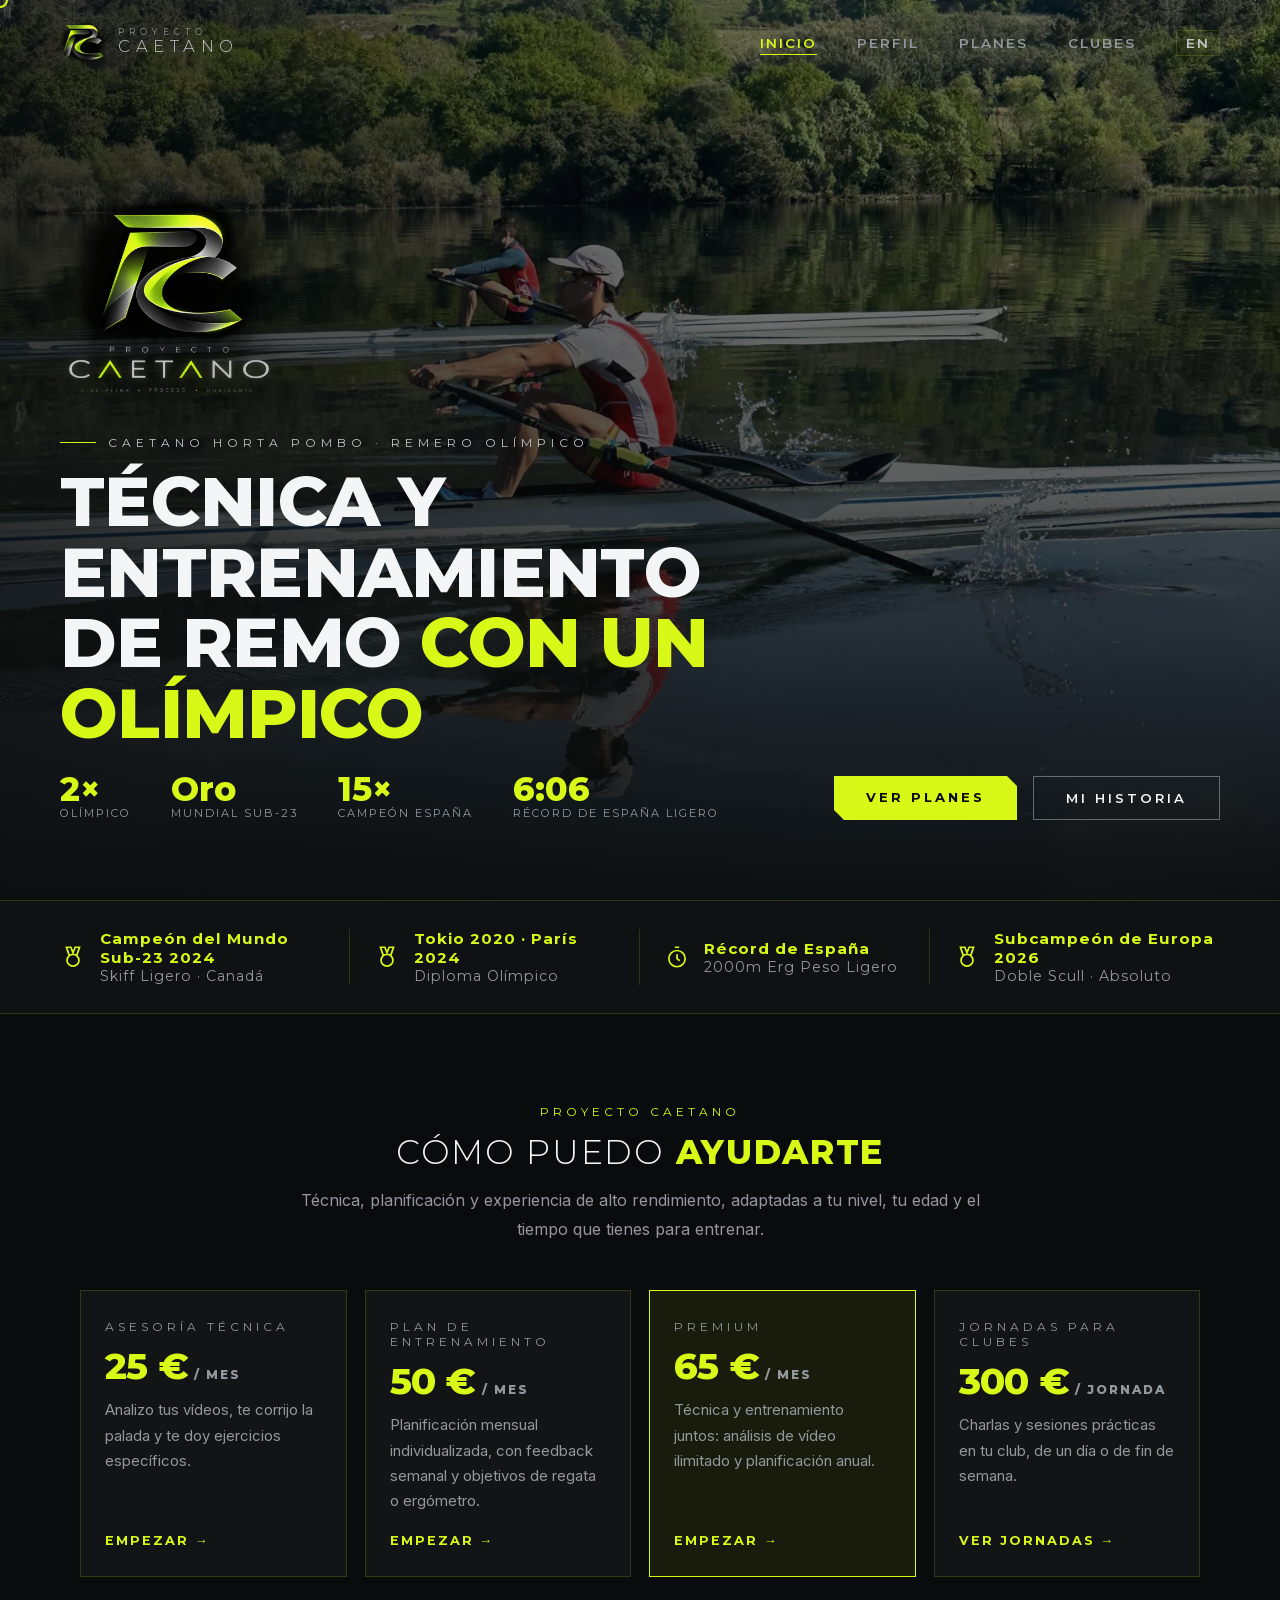
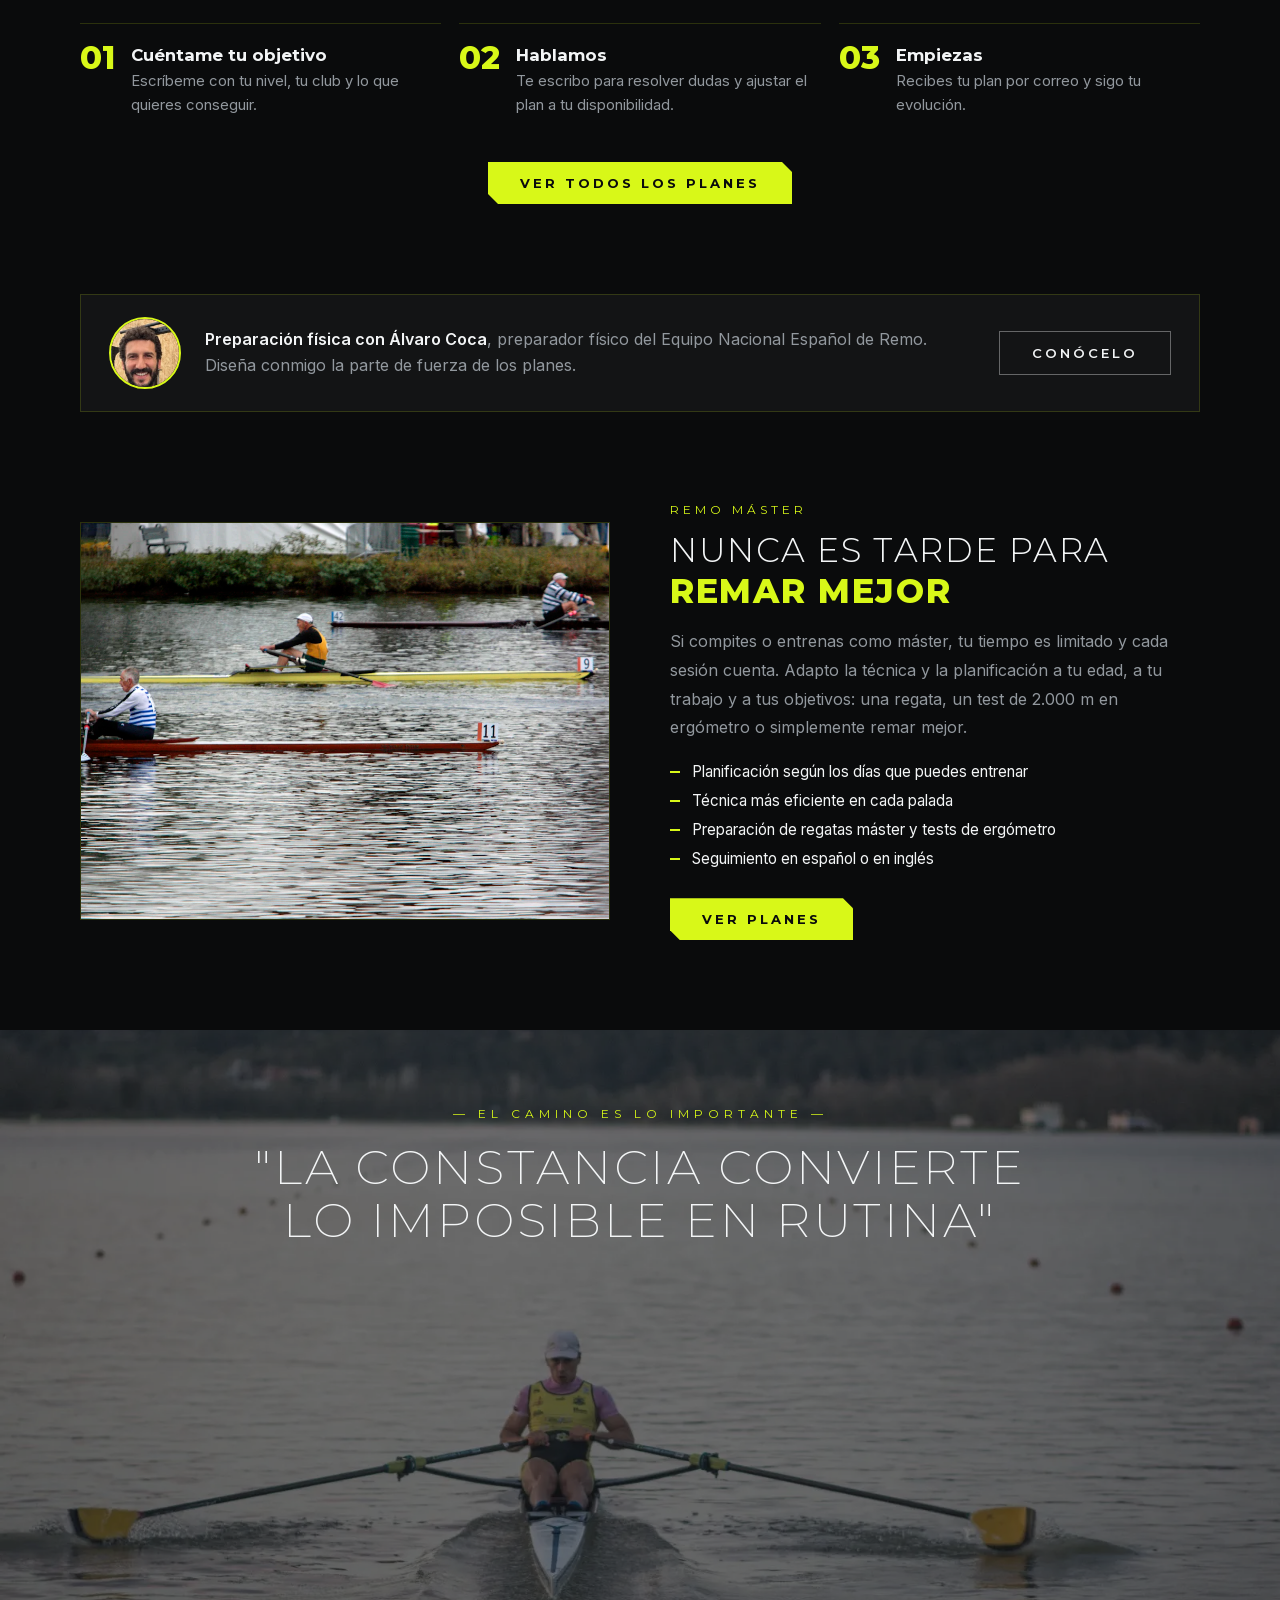
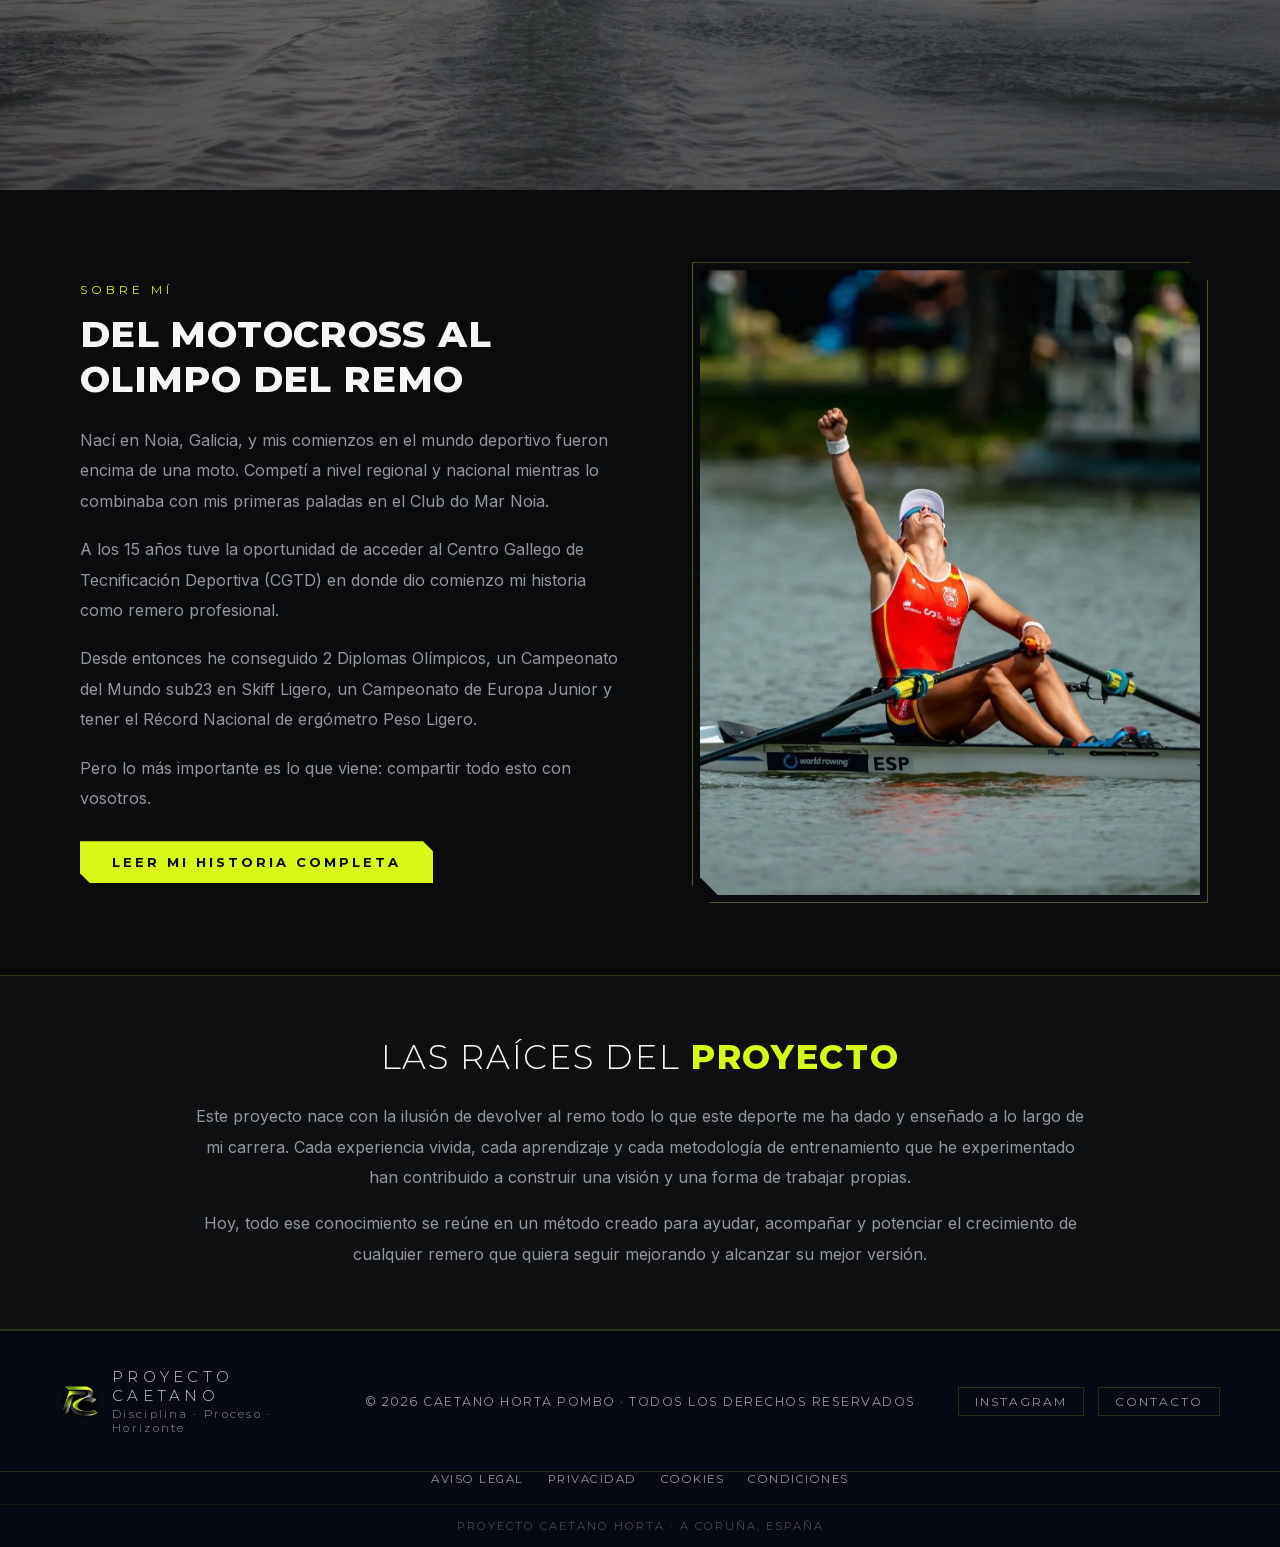
<file: index.html>
<!DOCTYPE html>
<html lang="es">
<head>
<meta charset="UTF-8">
<meta name="viewport" content="width=device-width, initial-scale=1.0">
<title>Proyecto Caetano · Entrenamiento y técnica de remo con un olímpico</title>
<meta name="description" content="Caetano Horta Pombo, doble diploma olímpico. Asesorías técnicas, planes de entrenamiento de remo personalizados y jornadas para clubes.">
<link rel="canonical" href="https://proyectocaetano.com/">
<link rel="alternate" hreflang="es" href="https://proyectocaetano.com/">
<link rel="alternate" hreflang="en" href="https://proyectocaetano.com/en/">
<link rel="alternate" hreflang="x-default" href="https://proyectocaetano.com/">
<link rel="icon" type="image/png" sizes="512x512" href="/icono.png">
<link rel="icon" type="image/png" sizes="64x64" href="/img/favicon-64.png">
<link rel="apple-touch-icon" sizes="180x180" href="/img/apple-touch-icon.png">
<meta name="theme-color" content="#0a0b0c">
<meta property="og:type" content="website">
<meta property="og:locale" content="es_ES">
<meta property="og:site_name" content="Proyecto Caetano">
<meta property="og:title" content="Proyecto Caetano · Entrenamiento y técnica de remo con un olímpico">
<meta property="og:description" content="Caetano Horta Pombo, doble diploma olímpico. Asesorías técnicas, planes de entrenamiento de remo personalizados y jornadas para clubes.">
<meta property="og:url" content="https://proyectocaetano.com/">
<meta property="og:image" content="https://proyectocaetano.com/img/og.jpg">
<meta property="og:image:width" content="1200">
<meta property="og:image:height" content="630">
<meta name="twitter:card" content="summary_large_image">
<meta name="twitter:image" content="https://proyectocaetano.com/img/og.jpg">
<link rel="preload" href="/assets/fonts/montserrat-latin.woff2" as="font" type="font/woff2" crossorigin>
<link rel="stylesheet" href="/assets/fonts.css">
<link rel="stylesheet" href="/assets/styles.css">
<script src="/assets/main.js" defer></script>
</head>
<body>

<div id="cursor"></div>

<!-- MENÚ MÓVIL -->
<div class="mobile-overlay" id="mobileOverlay"></div>
<div class="mobile-menu" id="mobileMenu">
  <a href="/" class="active" aria-current="page">Inicio</a>
  <a href="/perfil/">Perfil</a>
  <a href="/planes/">Planes</a>
  <a href="/clubes/">Clubes</a>
  <a class="lang-link" href="/en/" hreflang="en" lang="en" aria-label="English">EN</a>
</div>

<nav id="navbar">
  <a href="/" class="logo" aria-label="Proyecto Caetano, inicio"><img src="/img/monograma.webp" alt="" width="260" height="224"><span class="logo-text"><span class="logo-small">PROYECTO</span>CAETANO</span></a>
  <ul class="nav-links">
    <li><a href="/" class="active" aria-current="page">Inicio</a></li>
    <li><a href="/perfil/">Perfil</a></li>
    <li><a href="/planes/">Planes</a></li>
    <li><a href="/clubes/">Clubes</a></li>
    <li class="lang-li"><a class="lang-link" href="/en/" hreflang="en" lang="en" aria-label="English">EN</a></li>
  </ul>
  <button class="hamburger" id="hamburger" aria-label="Menú" aria-expanded="false" aria-controls="mobileMenu">
    <span></span><span></span><span></span>
  </button>
</nav>

<main>
<div id="home" class="page active">
  <section class="hero-section">
    <div class="hero-bg"></div>
    <div class="hero-overlay"></div>
    <div class="hero-content">
      <img class="hero-logo" src="/img/logo.webp" alt="Proyecto Caetano · Disciplina, proceso, horizonte" width="900" height="900" fetchpriority="high">
      <div class="hero-label">Caetano Horta Pombo · Remero olímpico</div>
      <h1 class="hero-name">Técnica y entrenamiento de remo <span class="accent">con un olímpico</span></h1>
      <div class="hero-bottom">
        <div class="hero-stats">
          <div class="stat-item"><div class="stat-num">2×</div><div class="stat-label">Olímpico</div></div>
          <div class="stat-item"><div class="stat-num">Oro</div><div class="stat-label">Mundial Sub-23</div></div>
          <div class="stat-item"><div class="stat-num">15×</div><div class="stat-label">Campeón España</div></div>
          <div class="stat-item"><div class="stat-num">6:06</div><div class="stat-label">Récord de España Ligero</div></div>
        </div>
        <div class="hero-btns">
          <a class="btn-primary" href="/planes/">Ver Planes</a>
          <a class="btn-outline" href="/perfil/">Mi Historia</a>
        </div>
      </div>
    </div>
  </section>

  <div class="highlights">
    <div class="hl-item"><span class="hl-icon"><svg viewBox="0 0 24 24" fill="none" stroke="currentColor" stroke-width="1.6" aria-hidden="true"><circle cx="12" cy="15" r="5.5"/><path d="M8.5 10.5 6 3h4l2 5 2-5h4l-2.5 7.5"/></svg></span><div class="hl-text"><strong>Campeón del Mundo Sub-23 2024</strong>Skiff Ligero · Canadá</div></div>
    <div class="hl-item"><span class="hl-icon"><svg viewBox="0 0 24 24" fill="none" stroke="currentColor" stroke-width="1.6" aria-hidden="true"><circle cx="12" cy="15" r="5.5"/><path d="M8.5 10.5 6 3h4l2 5 2-5h4l-2.5 7.5"/></svg></span><div class="hl-text"><strong>Tokio 2020 · París 2024</strong>Diploma Olímpico</div></div>
    <div class="hl-item"><span class="hl-icon"><svg viewBox="0 0 24 24" fill="none" stroke="currentColor" stroke-width="1.6" aria-hidden="true"><circle cx="12" cy="13.5" r="7.5"/><path d="M12 9.5v4l2.5 2M10 3h4"/></svg></span><div class="hl-text"><strong>Récord de España</strong>2000m Erg Peso Ligero</div></div>
    <div class="hl-item"><span class="hl-icon"><svg viewBox="0 0 24 24" fill="none" stroke="currentColor" stroke-width="1.6" aria-hidden="true"><circle cx="12" cy="15" r="5.5"/><path d="M8.5 10.5 6 3h4l2 5 2-5h4l-2.5 7.5"/></svg></span><div class="hl-text"><strong>Subcampeón de Europa 2026</strong>Doble Scull · Absoluto</div></div>
  </div>

  <!-- ── SERVICIOS (resumen en el inicio) ── -->
  <section class="servicios-section" aria-labelledby="servicios-t">
    <div class="servicios-head">
      <div class="section-eyebrow">Proyecto Caetano</div>
      <h2 id="servicios-t" class="section-title">CÓMO PUEDO <span class="accent">AYUDARTE</span></h2>
      <p class="servicios-intro">Técnica, planificación y experiencia de alto rendimiento, adaptadas a tu nivel, tu edad y el tiempo que tienes para entrenar.</p>
    </div>
    <div class="servicios-grid">
      <a class="servicio-card" href="mailto:proyectocaetanohorta@gmail.com?subject=Quiero%20empezar%3A%20Asesor%C3%ADa%20t%C3%A9cnica&body=Hola%20Caetano%3A%0A%0AMe%20interesa%20el%20plan%20%C2%ABAsesor%C3%ADa%20t%C3%A9cnica%C2%BB.%0A%0ANombre%3A%0AEdad%3A%0AClub%20y%20pa%C3%ADs%3A%0ANivel%20actual%3A%0AObjetivo%20principal%3A%0A%C2%BFCu%C3%A1ndo%20me%20gustar%C3%ADa%20empezar%3F%3A%0A">
        <div class="plan-name">Asesoría técnica</div>
        <div class="servicio-price">25 €<span>/ mes</span></div>
        <p>Analizo tus vídeos, te corrijo la palada y te doy ejercicios específicos.</p>
        <span class="servicio-link">Empezar →</span>
      </a>
      <a class="servicio-card" href="mailto:proyectocaetanohorta@gmail.com?subject=Quiero%20empezar%3A%20Plan%20de%20entrenamiento&body=Hola%20Caetano%3A%0A%0AMe%20interesa%20el%20plan%20%C2%ABPlan%20de%20entrenamiento%C2%BB.%0A%0ANombre%3A%0AEdad%3A%0AClub%20y%20pa%C3%ADs%3A%0ANivel%20actual%3A%0AObjetivo%20principal%3A%0A%C2%BFCu%C3%A1ndo%20me%20gustar%C3%ADa%20empezar%3F%3A%0A">
        <div class="plan-name">Plan de entrenamiento</div>
        <div class="servicio-price">50 €<span>/ mes</span></div>
        <p>Planificación mensual individualizada, con feedback semanal y objetivos de regata o ergómetro.</p>
        <span class="servicio-link">Empezar →</span>
      </a>
      <a class="servicio-card featured" href="mailto:proyectocaetanohorta@gmail.com?subject=Quiero%20empezar%3A%20Plan%20Premium&body=Hola%20Caetano%3A%0A%0AMe%20interesa%20el%20plan%20%C2%ABPlan%20Premium%C2%BB.%0A%0ANombre%3A%0AEdad%3A%0AClub%20y%20pa%C3%ADs%3A%0ANivel%20actual%3A%0AObjetivo%20principal%3A%0A%C2%BFCu%C3%A1ndo%20me%20gustar%C3%ADa%20empezar%3F%3A%0A">
        <div class="plan-name">Premium</div>
        <div class="servicio-price">65 €<span>/ mes</span></div>
        <p>Técnica y entrenamiento juntos: análisis de vídeo ilimitado y planificación anual.</p>
        <span class="servicio-link">Empezar →</span>
      </a>
      <a class="servicio-card" href="/clubes/">
        <div class="plan-name">Jornadas para clubes</div>
        <div class="servicio-price">300 €<span>/ jornada</span></div>
        <p>Charlas y sesiones prácticas en tu club, de un día o de fin de semana.</p>
        <span class="servicio-link">Ver jornadas →</span>
      </a>
    </div>
    <ol class="pasos">
      <li><span>01</span><div><strong>Cuéntame tu objetivo</strong>Escríbeme con tu nivel, tu club y lo que quieres conseguir.</div></li>
      <li><span>02</span><div><strong>Hablamos</strong>Te escribo para resolver dudas y ajustar el plan a tu disponibilidad.</div></li>
      <li><span>03</span><div><strong>Empiezas</strong>Recibes tu plan por correo y sigo tu evolución.</div></li>
    </ol>
    <div class="servicios-cta"><a class="btn-primary" href="/planes/">Ver todos los planes</a></div>
  </section>


  <!-- ── EQUIPO ── -->
  <section class="equipo-strip" aria-label="Preparación física">
    <img src="/img/alvaro-avatar.webp" alt="" width="240" height="240" loading="lazy">
    <p><strong>Preparación física con Álvaro Coca</strong>, preparador físico del Equipo Nacional Español de Remo. Diseña conmigo la parte de fuerza de los planes.</p>
    <a class="btn-outline" href="/planes/#preparacion-fisica">Conócelo</a>
  </section>

  <!-- ── REMO MÁSTER ── -->
  <section class="masters-section" aria-labelledby="masters-t">
    <figure class="masters-img"><img src="/img/masters.webp" alt="Remeros máster compitiendo en skiff en una regata" width="1000" height="750" loading="lazy"></figure>
    <div class="masters-text">
      <div class="section-eyebrow">Remo máster</div>
      <h2 id="masters-t" class="section-title">NUNCA ES TARDE PARA <span class="accent">REMAR MEJOR</span></h2>
      <p>Si compites o entrenas como máster, tu tiempo es limitado y cada sesión cuenta. Adapto la técnica y la planificación a tu edad, a tu trabajo y a tus objetivos: una regata, un test de 2.000 m en ergómetro o simplemente remar mejor.</p>
      <ul class="masters-list">
        <li>Planificación según los días que puedes entrenar</li>
        <li>Técnica más eficiente en cada palada</li>
        <li>Preparación de regatas máster y tests de ergómetro</li>
        <li>Seguimiento en español o en inglés</li>
      </ul>
      <a class="btn-primary" href="/planes/">Ver planes</a>
    </div>
  </section>

  <section class="quote-section">
    <div class="quote-bg"></div>
    <div class="quote-content">
      <div class="quote-label">— El camino es lo importante —</div>
      <div class="quote-text">"LA CONSTANCIA CONVIERTE LO IMPOSIBLE EN RUTINA"</div>
    </div>
  </section>

  <section class="intro-section">
    <div class="intro-text">
      <div class="section-eyebrow">Sobre mí</div>
      <h2>DEL MOTOCROSS AL OLIMPO DEL REMO</h2>
      <p>Nací en Noia, Galicia, y mis comienzos en el mundo deportivo fueron encima de una moto. Competí a nivel regional y nacional mientras lo combinaba con mis primeras paladas en el Club do Mar Noia.</p>
      <p>A los 15 años tuve la oportunidad de acceder al Centro Gallego de Tecnificación Deportiva (CGTD) en donde dio comienzo mi historia como remero profesional.</p>
      <p>Desde entonces he conseguido 2 Diplomas Olímpicos, un Campeonato del Mundo sub23 en Skiff Ligero, un Campeonato de Europa Junior y tener el Récord Nacional de ergómetro Peso Ligero.</p>
      <p>Pero lo más importante es lo que viene: compartir todo esto con vosotros.</p>
      <a class="btn-primary" href="/perfil/" style="margin-top:10px;">Leer mi historia completa</a>
    </div>
    <div class="intro-img">
      <img src="/img/intro.webp" alt="Caetano Horta celebra con el puño en alto en su skiff" width="1179" height="1460" loading="lazy">
    </div>
  </section>

  <section style="padding:60px 40px;background:rgba(255,255,255,0.02);border-top:1px solid var(--border);border-bottom:1px solid var(--border);">
    <div style="max-width:900px;margin:0 auto;text-align:center;">
      <div class="section-title">LAS RAÍCES DEL <span style="color:var(--accent)">PROYECTO</span></div>
      <p style="font-size:1rem;color:var(--muted);line-height:1.9;margin-top:24px;">Este proyecto nace con la ilusión de devolver al remo todo lo que este deporte me ha dado y enseñado a lo largo de mi carrera. Cada experiencia vivida, cada aprendizaje y cada metodología de entrenamiento que he experimentado han contribuido a construir una visión y una forma de trabajar propias.</p>
      <p style="font-size:1rem;color:var(--muted);line-height:1.9;margin-top:16px;">Hoy, todo ese conocimiento se reúne en un método creado para ayudar, acompañar y potenciar el crecimiento de cualquier remero que quiera seguir mejorando y alcanzar su mejor versión.</p>
    </div>
  </section>


</div>
</main>

<footer>
  <div class="footer-inner">
    <div class="footer-logo"><img src="/img/monograma.webp" alt="" width="260" height="224" loading="lazy"><div>PROYECTO CAETANO<span>Disciplina · Proceso · Horizonte</span></div></div>
    <div class="footer-copy">© 2026 Caetano Horta Pombo · Todos los derechos reservados</div>
    <div class="footer-social">
      <a href="https://instagram.com/proyectocaetano" target="_blank" rel="noopener">Instagram</a>
      <a href="mailto:proyectocaetanohorta@gmail.com">Contacto</a>
    </div>
  </div>
  <div class="footer-legal">
    <a href="/aviso-legal/">Aviso legal</a>
    <a href="/privacidad/">Privacidad</a>
    <a href="/cookies/">Cookies</a>
    <a href="/condiciones/">Condiciones</a>
  </div>
  <div class="footer-bottom">Proyecto Caetano Horta · A Coruña, España</div>
</footer>
</body>
</html>
</file>
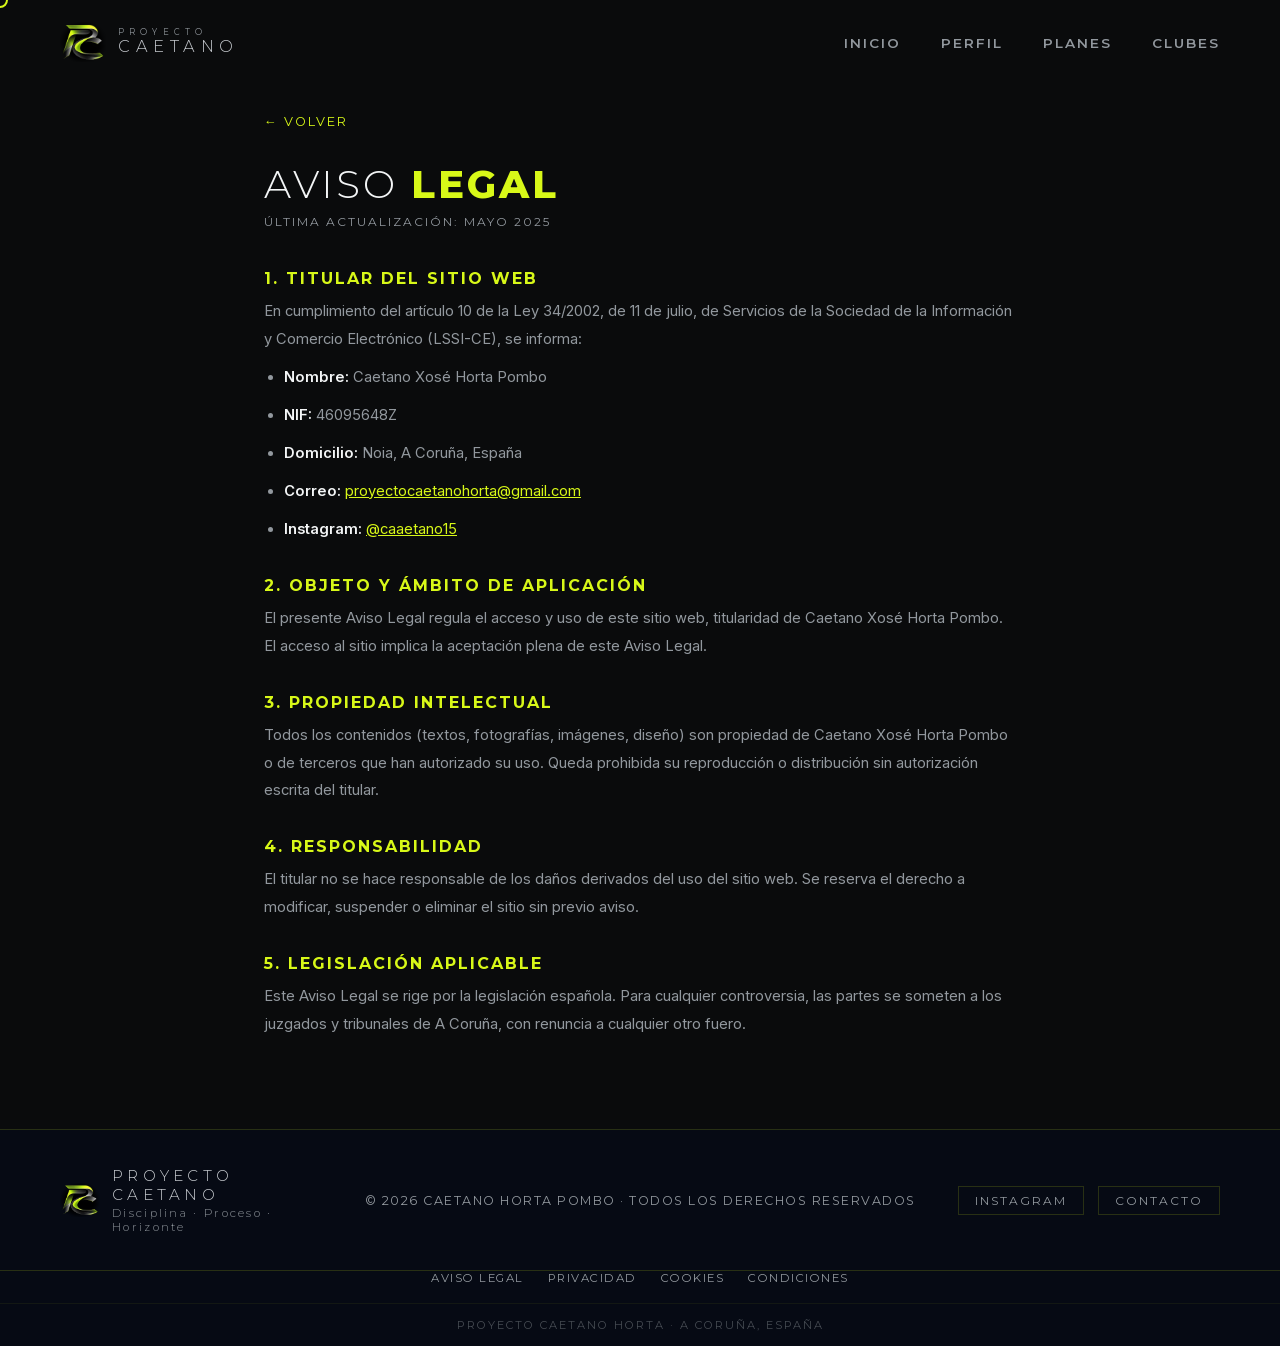
<file: aviso-legal/index.html>
<!DOCTYPE html>
<html lang="es">
<head>
<meta charset="UTF-8">
<meta name="viewport" content="width=device-width, initial-scale=1.0">
<title>Aviso legal · Proyecto Caetano</title>
<meta name="description" content="Aviso legal de proyectocaetano.com.">
<meta name="robots" content="noindex">
<link rel="canonical" href="https://proyectocaetano.com/aviso-legal/">
<link rel="icon" type="image/png" sizes="512x512" href="/icono.png">
<link rel="icon" type="image/png" sizes="64x64" href="/img/favicon-64.png">
<link rel="apple-touch-icon" sizes="180x180" href="/img/apple-touch-icon.png">
<meta name="theme-color" content="#0a0b0c">
<meta property="og:type" content="website">
<meta property="og:locale" content="es_ES">
<meta property="og:site_name" content="Proyecto Caetano">
<meta property="og:title" content="Aviso legal · Proyecto Caetano">
<meta property="og:description" content="Aviso legal de proyectocaetano.com.">
<meta property="og:url" content="https://proyectocaetano.com/aviso-legal/">
<meta property="og:image" content="https://proyectocaetano.com/img/og.jpg">
<meta property="og:image:width" content="1200">
<meta property="og:image:height" content="630">
<meta name="twitter:card" content="summary_large_image">
<meta name="twitter:image" content="https://proyectocaetano.com/img/og.jpg">
<link rel="preload" href="/assets/fonts/montserrat-latin.woff2" as="font" type="font/woff2" crossorigin>
<link rel="stylesheet" href="/assets/fonts.css">
<link rel="stylesheet" href="/assets/styles.css">
<script src="/assets/main.js" defer></script>
</head>
<body>

<div id="cursor"></div>

<!-- MENÚ MÓVIL -->
<div class="mobile-overlay" id="mobileOverlay"></div>
<div class="mobile-menu" id="mobileMenu">
  <a href="/">Inicio</a>
  <a href="/perfil/">Perfil</a>
  <a href="/planes/">Planes</a>
  <a href="/clubes/">Clubes</a>
</div>

<nav id="navbar">
  <a href="/" class="logo" aria-label="Proyecto Caetano, inicio"><img src="/img/monograma.webp" alt="" width="260" height="224"><span class="logo-text"><span class="logo-small">PROYECTO</span>CAETANO</span></a>
  <ul class="nav-links">
    <li><a href="/">Inicio</a></li>
    <li><a href="/perfil/">Perfil</a></li>
    <li><a href="/planes/">Planes</a></li>
    <li><a href="/clubes/">Clubes</a></li>
  </ul>
  <button class="hamburger" id="hamburger" aria-label="Menú" aria-expanded="false" aria-controls="mobileMenu">
    <span></span><span></span><span></span>
  </button>
</nav>

<main>
<div id="aviso-legal" class="page active">
  <div class="legal-page">
    <a class="legal-back" href="/">← Volver</a>
    <h1>AVISO <span class="accent">LEGAL</span></h1>
    <div class="legal-date" data-nosnippet>Última actualización: mayo 2025</div>
    <h2>1. Titular del sitio web</h2>
    <p>En cumplimiento del artículo 10 de la Ley 34/2002, de 11 de julio, de Servicios de la Sociedad de la Información y Comercio Electrónico (LSSI-CE), se informa:</p>
    <ul>
      <li><strong style="color:var(--white)">Nombre:</strong> Caetano Xosé Horta Pombo</li>
      <li><strong style="color:var(--white)">NIF:</strong> 46095648Z</li>
      <li><strong style="color:var(--white)">Domicilio:</strong> Noia, A Coruña, España</li>
      <li><strong style="color:var(--white)">Correo:</strong> <a href="mailto:proyectocaetanohorta@gmail.com">proyectocaetanohorta@gmail.com</a></li>
      <li><strong style="color:var(--white)">Instagram:</strong> <a href="https://instagram.com/caaetano15" target="_blank">@caaetano15</a></li>
    </ul>
    <h2>2. Objeto y ámbito de aplicación</h2>
    <p>El presente Aviso Legal regula el acceso y uso de este sitio web, titularidad de Caetano Xosé Horta Pombo. El acceso al sitio implica la aceptación plena de este Aviso Legal.</p>
    <h2>3. Propiedad intelectual</h2>
    <p>Todos los contenidos (textos, fotografías, imágenes, diseño) son propiedad de Caetano Xosé Horta Pombo o de terceros que han autorizado su uso. Queda prohibida su reproducción o distribución sin autorización escrita del titular.</p>
    <h2>4. Responsabilidad</h2>
    <p>El titular no se hace responsable de los daños derivados del uso del sitio web. Se reserva el derecho a modificar, suspender o eliminar el sitio sin previo aviso.</p>
    <h2>5. Legislación aplicable</h2>
    <p>Este Aviso Legal se rige por la legislación española. Para cualquier controversia, las partes se someten a los juzgados y tribunales de A Coruña, con renuncia a cualquier otro fuero.</p>
  </div>
</div>
</main>

<footer>
  <div class="footer-inner">
    <div class="footer-logo"><img src="/img/monograma.webp" alt="" width="260" height="224" loading="lazy"><div>PROYECTO CAETANO<span>Disciplina · Proceso · Horizonte</span></div></div>
    <div class="footer-copy">© 2026 Caetano Horta Pombo · Todos los derechos reservados</div>
    <div class="footer-social">
      <a href="https://instagram.com/proyectocaetano" target="_blank" rel="noopener">Instagram</a>
      <a href="mailto:proyectocaetanohorta@gmail.com">Contacto</a>
    </div>
  </div>
  <div class="footer-legal">
    <a href="/aviso-legal/">Aviso legal</a>
    <a href="/privacidad/">Privacidad</a>
    <a href="/cookies/">Cookies</a>
    <a href="/condiciones/">Condiciones</a>
  </div>
  <div class="footer-bottom">Proyecto Caetano Horta · A Coruña, España</div>
</footer>
</body>
</html>
</file>
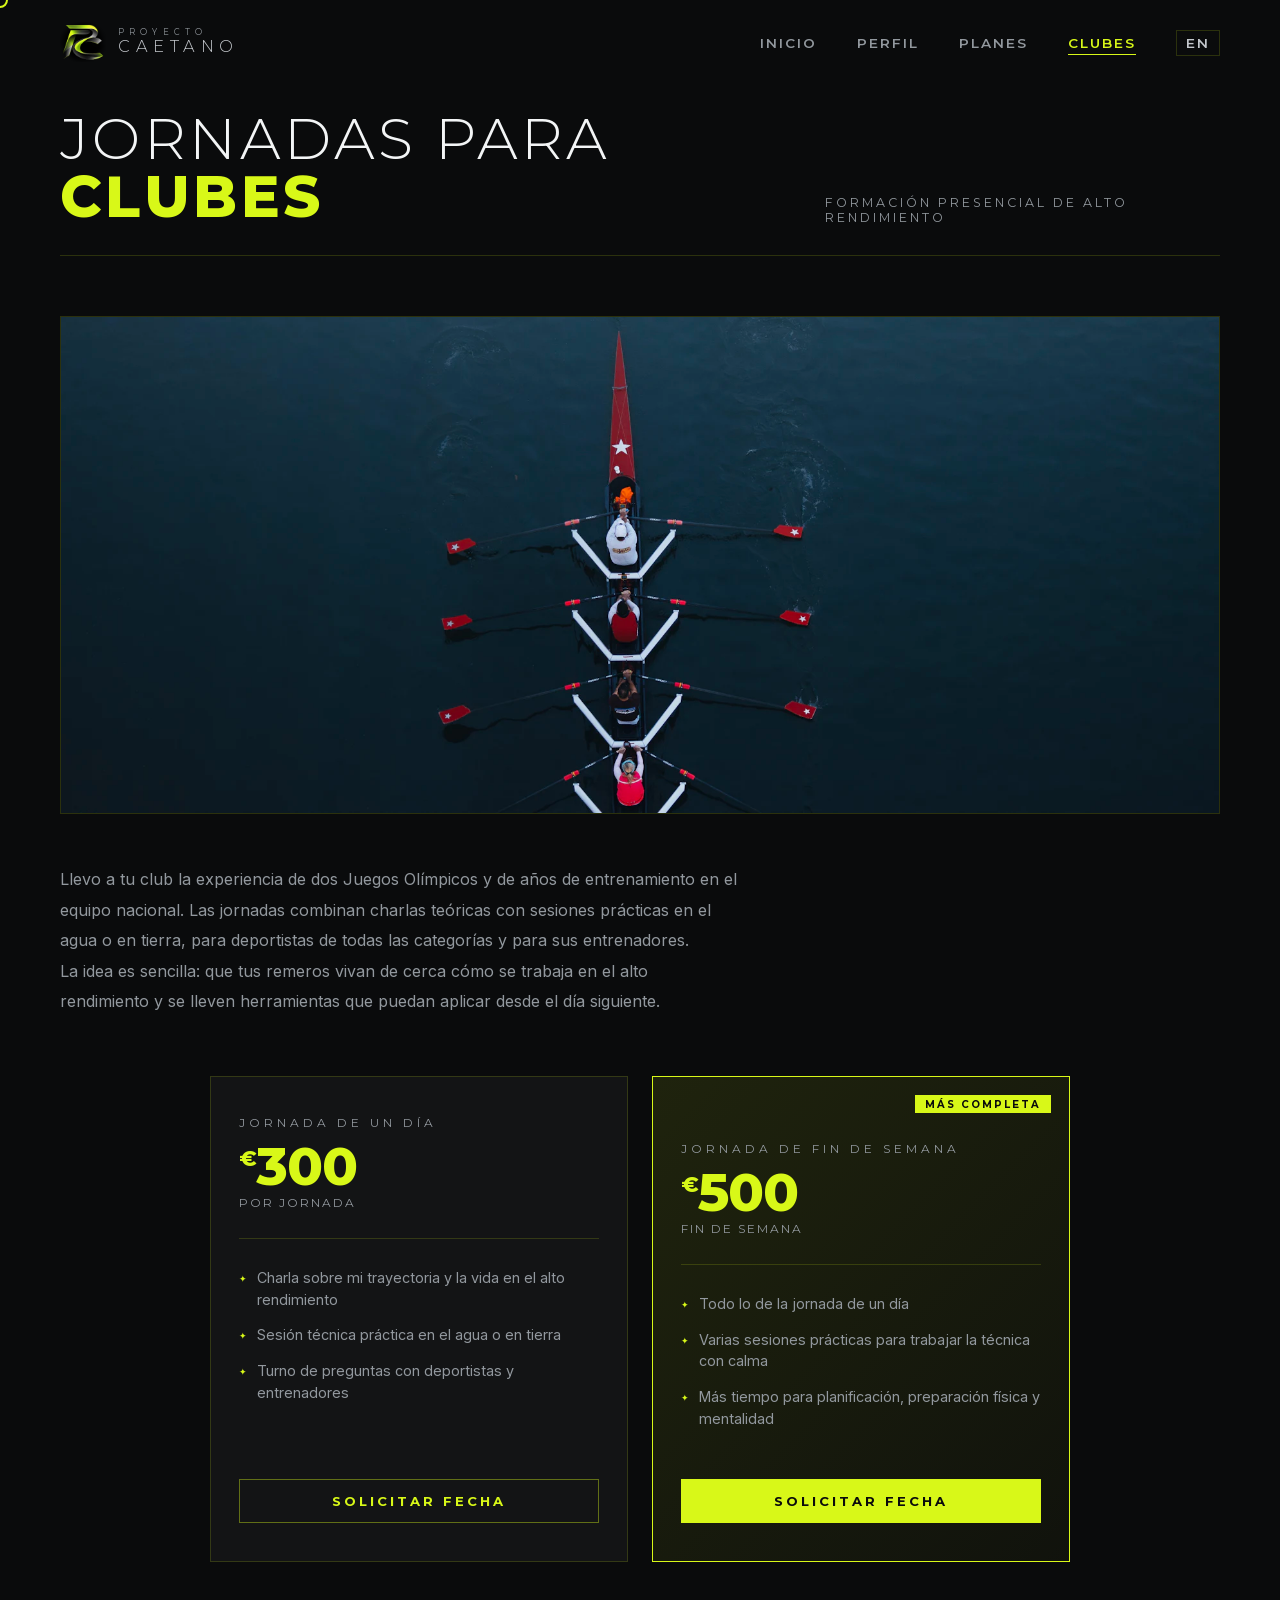
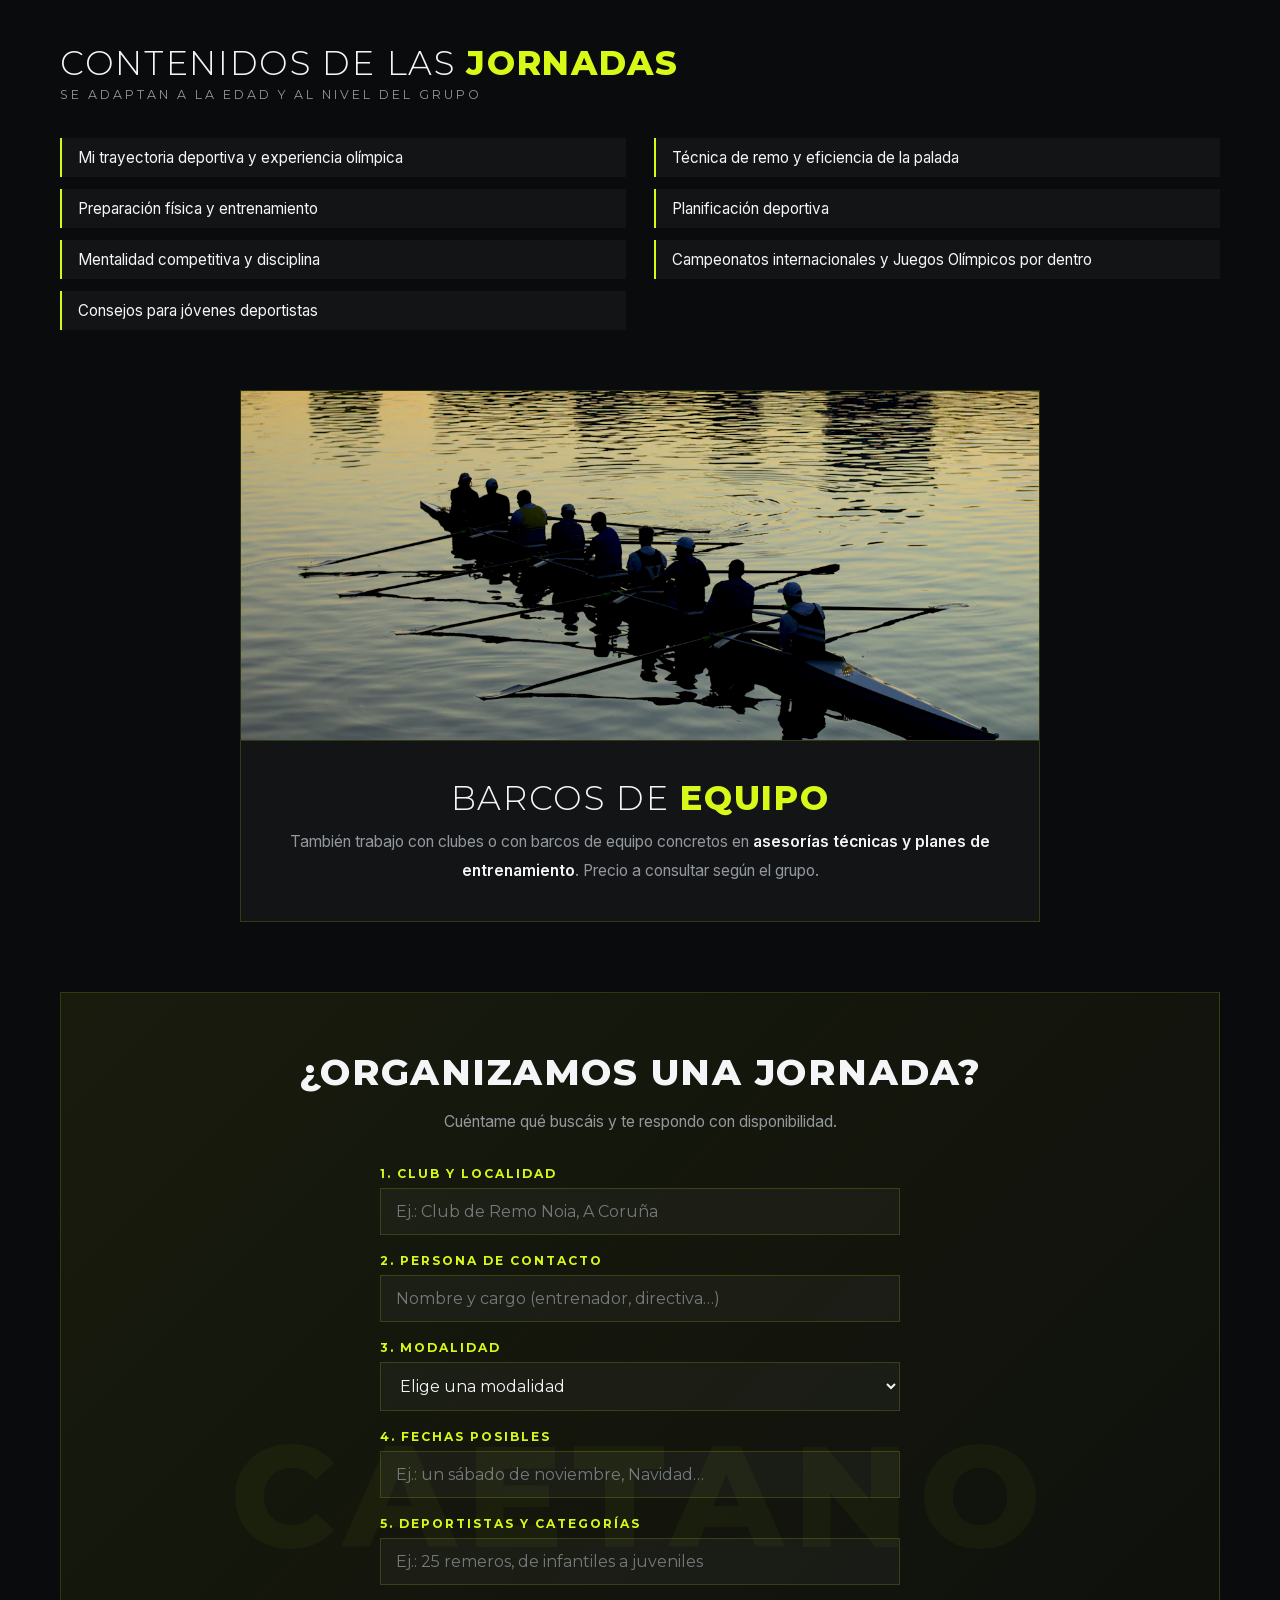
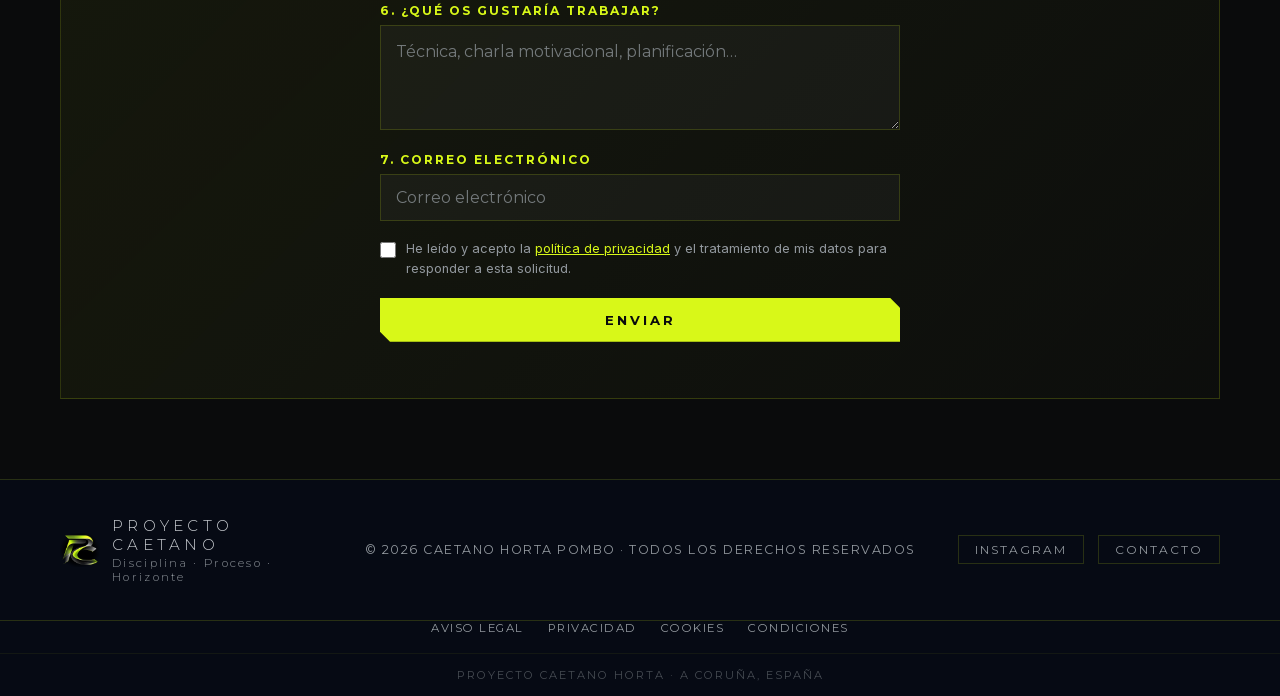
<file: clubes/index.html>
<!DOCTYPE html>
<html lang="es">
<head>
<meta charset="UTF-8">
<meta name="viewport" content="width=device-width, initial-scale=1.0">
<title>Jornadas para clubes de remo · Proyecto Caetano</title>
<meta name="description" content="Jornadas formativas presenciales para clubes de remo con un remero olímpico: técnica, entrenamiento, planificación y mentalidad competitiva.">
<link rel="canonical" href="https://proyectocaetano.com/clubes/">
<link rel="alternate" hreflang="es" href="https://proyectocaetano.com/clubes/">
<link rel="alternate" hreflang="en" href="https://proyectocaetano.com/en/clubs/">
<link rel="alternate" hreflang="x-default" href="https://proyectocaetano.com/clubes/">
<link rel="icon" type="image/png" sizes="512x512" href="/icono.png">
<link rel="icon" type="image/png" sizes="64x64" href="/img/favicon-64.png">
<link rel="apple-touch-icon" sizes="180x180" href="/img/apple-touch-icon.png">
<meta name="theme-color" content="#0a0b0c">
<meta property="og:type" content="website">
<meta property="og:locale" content="es_ES">
<meta property="og:site_name" content="Proyecto Caetano">
<meta property="og:title" content="Jornadas para clubes de remo · Proyecto Caetano">
<meta property="og:description" content="Jornadas formativas presenciales para clubes de remo con un remero olímpico: técnica, entrenamiento, planificación y mentalidad competitiva.">
<meta property="og:url" content="https://proyectocaetano.com/clubes/">
<meta property="og:image" content="https://proyectocaetano.com/img/og.jpg">
<meta property="og:image:width" content="1200">
<meta property="og:image:height" content="630">
<meta name="twitter:card" content="summary_large_image">
<meta name="twitter:image" content="https://proyectocaetano.com/img/og.jpg">
<link rel="preload" href="/assets/fonts/montserrat-latin.woff2" as="font" type="font/woff2" crossorigin>
<link rel="stylesheet" href="/assets/fonts.css">
<link rel="stylesheet" href="/assets/styles.css">
<script src="/assets/main.js" defer></script>
</head>
<body>

<div id="cursor"></div>

<!-- MENÚ MÓVIL -->
<div class="mobile-overlay" id="mobileOverlay"></div>
<div class="mobile-menu" id="mobileMenu">
  <a href="/">Inicio</a>
  <a href="/perfil/">Perfil</a>
  <a href="/planes/">Planes</a>
  <a href="/clubes/" class="active" aria-current="page">Clubes</a>
  <a class="lang-link" href="/en/clubs/" hreflang="en" lang="en" aria-label="English">EN</a>
</div>

<nav id="navbar">
  <a href="/" class="logo" aria-label="Proyecto Caetano, inicio"><img src="/img/monograma.webp" alt="" width="260" height="224"><span class="logo-text"><span class="logo-small">PROYECTO</span>CAETANO</span></a>
  <ul class="nav-links">
    <li><a href="/">Inicio</a></li>
    <li><a href="/perfil/">Perfil</a></li>
    <li><a href="/planes/">Planes</a></li>
    <li><a href="/clubes/" class="active" aria-current="page">Clubes</a></li>
    <li class="lang-li"><a class="lang-link" href="/en/clubs/" hreflang="en" lang="en" aria-label="English">EN</a></li>
  </ul>
  <button class="hamburger" id="hamburger" aria-label="Menú" aria-expanded="false" aria-controls="mobileMenu">
    <span></span><span></span><span></span>
  </button>
</nav>

<main>
<div id="clubes" class="page active">
  <section id="clubes-content">
    <div class="page-header">
      <div class="page-title">JORNADAS PARA <span class="accent">CLUBES</span></div>
      <div class="page-sub">Formación presencial de alto rendimiento</div>
    </div>
    <figure class="clubes-hero"><img src="/img/clubes.webp" alt="Vista aérea de un cuatro de remo sobre aguas oscuras" width="1800" height="771"></figure>
    <div class="planes-intro">
      <p>Llevo a tu club la experiencia de dos Juegos Olímpicos y de años de entrenamiento en el equipo nacional. Las jornadas combinan charlas teóricas con sesiones prácticas en el agua o en tierra, para deportistas de todas las categorías y para sus entrenadores.</p>
      <p>La idea es sencilla: que tus remeros vivan de cerca cómo se trabaja en el alto rendimiento y se lleven herramientas que puedan aplicar desde el día siguiente.</p>
    </div>

    <div class="planes-grid clubes-grid">
      <div class="plan-card">
        <div class="plan-name">Jornada de un día</div>
        <div class="plan-price"><sup>€</sup>300</div>
        <div class="plan-period">por jornada</div>
        <div class="plan-divider"></div>
        <ul class="plan-features">
          <li>Charla sobre mi trayectoria y la vida en el alto rendimiento</li>
          <li>Sesión técnica práctica en el agua o en tierra</li>
          <li>Turno de preguntas con deportistas y entrenadores</li>
        </ul>
        <a href="#contacto-clubes" data-modalidad="Jornada de un día" class="plan-btn plan-btn-outline">Solicitar fecha</a>
      </div>
      <div class="plan-card featured">
        <div class="plan-badge">Más completa</div>
        <div class="plan-name">Jornada de fin de semana</div>
        <div class="plan-price"><sup>€</sup>500</div>
        <div class="plan-period">fin de semana</div>
        <div class="plan-divider"></div>
        <ul class="plan-features">
          <li>Todo lo de la jornada de un día</li>
          <li>Varias sesiones prácticas para trabajar la técnica con calma</li>
          <li>Más tiempo para planificación, preparación física y mentalidad</li>
        </ul>
        <a href="#contacto-clubes" data-modalidad="Jornada de fin de semana" class="plan-btn plan-btn-filled">Solicitar fecha</a>
      </div>
    </div>

    <section class="clubes-temas">
      <div class="section-title">CONTENIDOS DE LAS <span style="color:var(--accent)">JORNADAS</span></div>
      <div class="section-sub">Se adaptan a la edad y al nivel del grupo</div>
      <ul class="temas-grid">
        <li>Mi trayectoria deportiva y experiencia olímpica</li>
        <li>Técnica de remo y eficiencia de la palada</li>
        <li>Preparación física y entrenamiento</li>
        <li>Planificación deportiva</li>
        <li>Mentalidad competitiva y disciplina</li>
        <li>Campeonatos internacionales y Juegos Olímpicos por dentro</li>
        <li>Consejos para jóvenes deportistas</li>
      </ul>
    </section>

    <figure class="equipo-img"><img src="/img/equipo.webp" alt="Ocho de remo al atardecer" width="1200" height="675" loading="lazy"></figure>
    <div class="otros-servicios" style="margin-top:0;background:var(--card);border:1px solid var(--border);padding:36px;max-width:800px;margin-left:auto;margin-right:auto;text-align:center;">
      <div class="section-title" style="margin-bottom:10px;">BARCOS DE <span style="color:var(--accent)">EQUIPO</span></div>
      <p style="color:var(--muted);font-size:.98rem;line-height:1.8;">También trabajo con clubes o con barcos de equipo concretos en <strong style="color:var(--white);">asesorías técnicas y planes de entrenamiento</strong>. Precio a consultar según el grupo.</p>
    </div>

    <div class="cta-section" style="margin-top:70px;" id="contacto-clubes">
      <h2>¿ORGANIZAMOS UNA JORNADA?</h2>
      <p>Cuéntame qué buscáis y te respondo con disponibilidad.</p>

      <form name="clubes" method="POST" data-netlify="true" netlify-honeypot="bot-field" class="form-contacto">
        <input type="hidden" name="form-name" value="clubes" />
        <p style="display:none;"><label>No rellenar: <input name="bot-field" /></label></p>

        <div>
          <label class="form-label" for="club-nombre">1. Club y localidad</label>
          <input class="form-input" type="text" id="club-nombre" name="club" placeholder="Ej.: Club de Remo Noia, A Coruña" required>
        </div>
        <div>
          <label class="form-label" for="club-contacto">2. Persona de contacto</label>
          <input class="form-input" type="text" id="club-contacto" name="contacto" placeholder="Nombre y cargo (entrenador, directiva…)" required>
        </div>
        <div>
          <label class="form-label" for="club-modalidad">3. Modalidad</label>
          <select class="form-input" id="club-modalidad" name="modalidad" required>
            <option value="" disabled selected>Elige una modalidad</option>
            <option value="Jornada de un día">Jornada de un día · 300 €</option>
            <option value="Jornada de fin de semana">Jornada de fin de semana · 500 €</option>
            <option value="Asesoría o planes para un barco de equipo">Asesoría o planes para un barco de equipo</option>
          </select>
        </div>
        <div>
          <label class="form-label" for="club-fechas">4. Fechas posibles</label>
          <input class="form-input" type="text" id="club-fechas" name="fechas" placeholder="Ej.: un sábado de noviembre, Navidad…" required>
        </div>
        <div>
          <label class="form-label" for="club-grupo">5. Deportistas y categorías</label>
          <input class="form-input" type="text" id="club-grupo" name="grupo" placeholder="Ej.: 25 remeros, de infantiles a juveniles">
        </div>
        <div>
          <label class="form-label" for="club-mensaje">6. ¿Qué os gustaría trabajar?</label>
          <textarea class="form-input" id="club-mensaje" name="mensaje" rows="3" placeholder="Técnica, charla motivacional, planificación…"></textarea>
        </div>
        <div>
          <label class="form-label" for="club-email">7. Correo electrónico</label>
          <input class="form-input" type="email" id="club-email" name="email" placeholder="Correo electrónico" required>
        </div>
        <label class="form-consent">
          <input type="checkbox" name="consentimiento" value="Sí" required>
          <span>He leído y acepto la <a href="/privacidad/">política de privacidad</a> y el tratamiento de mis datos para responder a esta solicitud.</span>
        </label>
        <div class="form-error">No se ha podido enviar la solicitud. Inténtalo de nuevo en unos minutos o escríbeme a <a href="mailto:proyectocaetanohorta@gmail.com">proyectocaetanohorta@gmail.com</a>.</div>
        <button type="submit" class="btn-primary form-submit">Enviar</button>
      </form>

      <div class="form-gracias">
        <div class="gracias-icon">✔</div>
        <p>¡Gracias! He recibido vuestra solicitud y os escribiré lo antes posible.</p>
      </div>
    </div>
  </section>
</div>
</main>

<footer>
  <div class="footer-inner">
    <div class="footer-logo"><img src="/img/monograma.webp" alt="" width="260" height="224" loading="lazy"><div>PROYECTO CAETANO<span>Disciplina · Proceso · Horizonte</span></div></div>
    <div class="footer-copy">© 2026 Caetano Horta Pombo · Todos los derechos reservados</div>
    <div class="footer-social">
      <a href="https://instagram.com/proyectocaetano" target="_blank" rel="noopener">Instagram</a>
      <a href="mailto:proyectocaetanohorta@gmail.com">Contacto</a>
    </div>
  </div>
  <div class="footer-legal">
    <a href="/aviso-legal/">Aviso legal</a>
    <a href="/privacidad/">Privacidad</a>
    <a href="/cookies/">Cookies</a>
    <a href="/condiciones/">Condiciones</a>
  </div>
  <div class="footer-bottom">Proyecto Caetano Horta · A Coruña, España</div>
</footer>
</body>
</html>
</file>
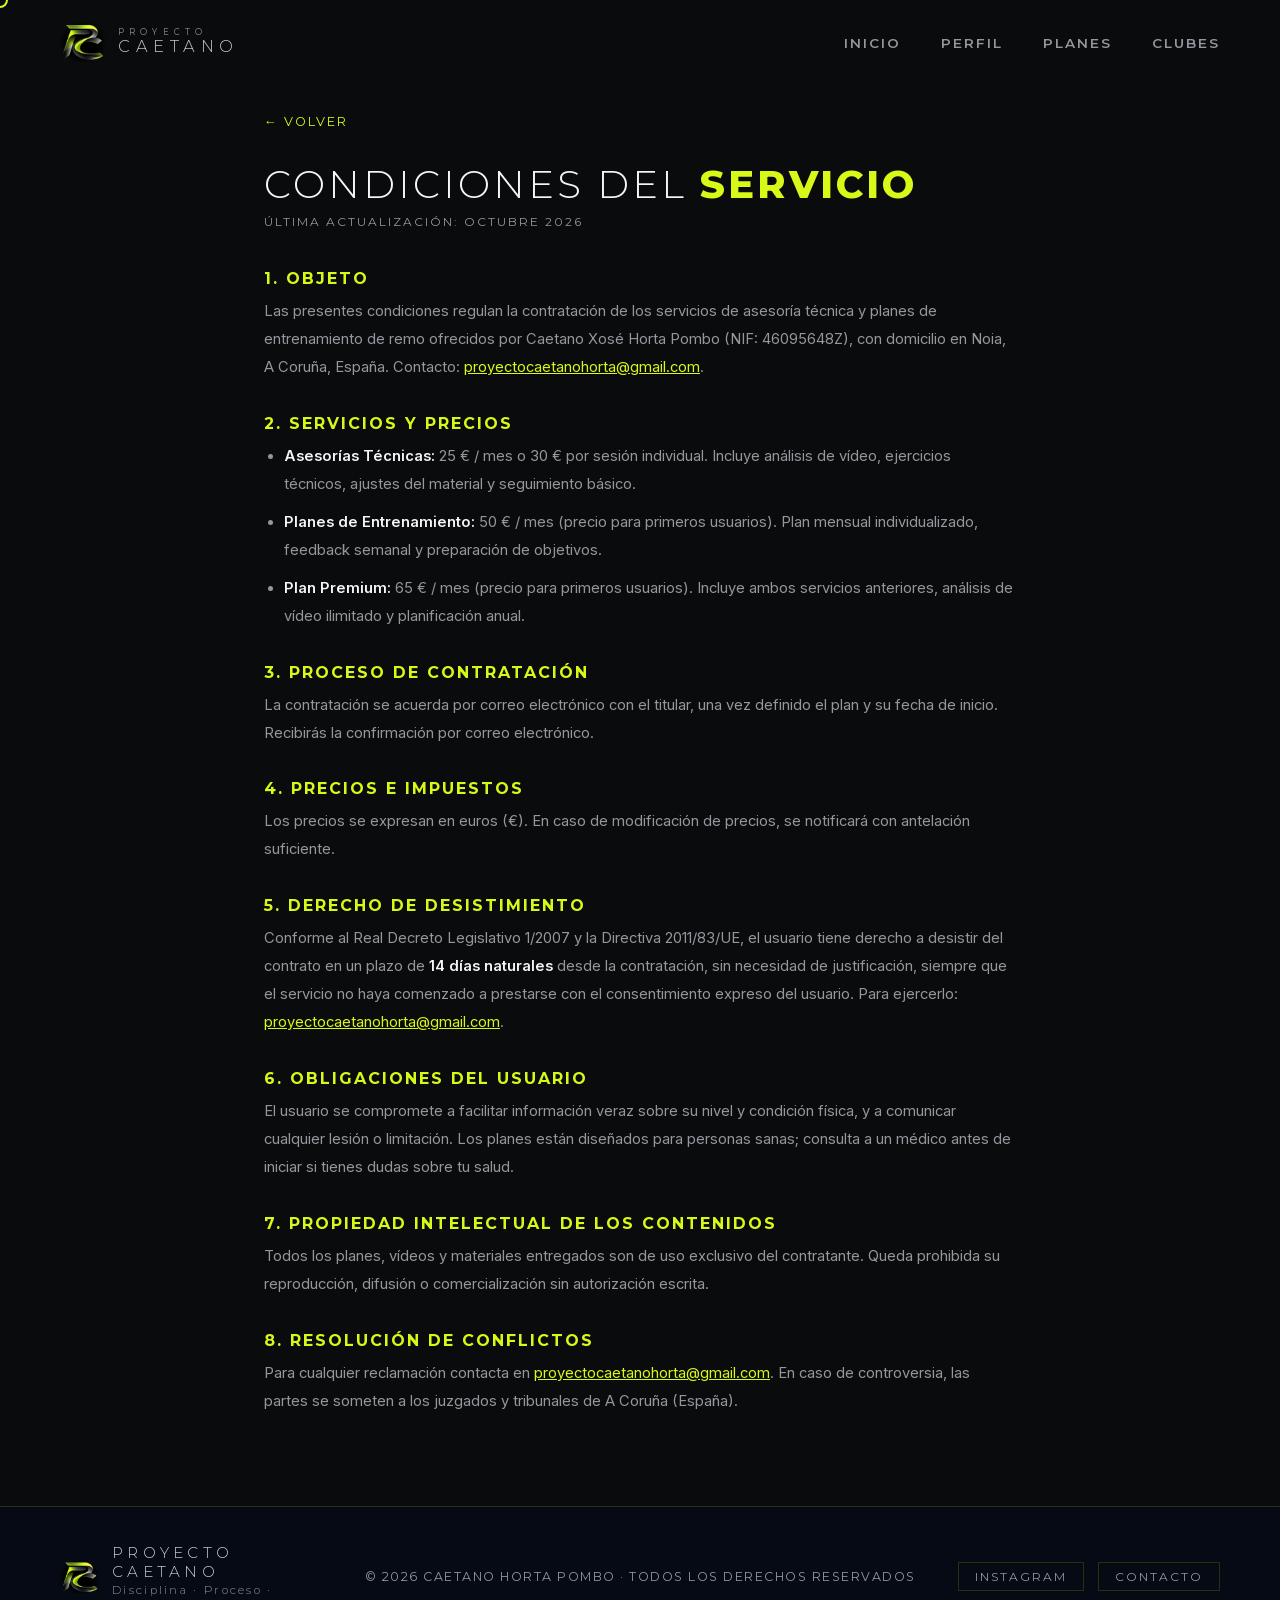
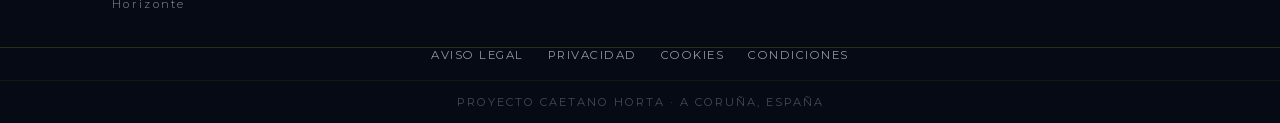
<file: condiciones/index.html>
<!DOCTYPE html>
<html lang="es">
<head>
<meta charset="UTF-8">
<meta name="viewport" content="width=device-width, initial-scale=1.0">
<title>Condiciones del servicio · Proyecto Caetano</title>
<meta name="description" content="Condiciones del servicio de proyectocaetano.com.">
<meta name="robots" content="noindex">
<link rel="canonical" href="https://proyectocaetano.com/condiciones/">
<link rel="icon" type="image/png" sizes="512x512" href="/icono.png">
<link rel="icon" type="image/png" sizes="64x64" href="/img/favicon-64.png">
<link rel="apple-touch-icon" sizes="180x180" href="/img/apple-touch-icon.png">
<meta name="theme-color" content="#0a0b0c">
<meta property="og:type" content="website">
<meta property="og:locale" content="es_ES">
<meta property="og:site_name" content="Proyecto Caetano">
<meta property="og:title" content="Condiciones del servicio · Proyecto Caetano">
<meta property="og:description" content="Condiciones del servicio de proyectocaetano.com.">
<meta property="og:url" content="https://proyectocaetano.com/condiciones/">
<meta property="og:image" content="https://proyectocaetano.com/img/og.jpg">
<meta property="og:image:width" content="1200">
<meta property="og:image:height" content="630">
<meta name="twitter:card" content="summary_large_image">
<meta name="twitter:image" content="https://proyectocaetano.com/img/og.jpg">
<link rel="preload" href="/assets/fonts/montserrat-latin.woff2" as="font" type="font/woff2" crossorigin>
<link rel="stylesheet" href="/assets/fonts.css">
<link rel="stylesheet" href="/assets/styles.css">
<script src="/assets/main.js" defer></script>
</head>
<body>

<div id="cursor"></div>

<!-- MENÚ MÓVIL -->
<div class="mobile-overlay" id="mobileOverlay"></div>
<div class="mobile-menu" id="mobileMenu">
  <a href="/">Inicio</a>
  <a href="/perfil/">Perfil</a>
  <a href="/planes/">Planes</a>
  <a href="/clubes/">Clubes</a>
</div>

<nav id="navbar">
  <a href="/" class="logo" aria-label="Proyecto Caetano, inicio"><img src="/img/monograma.webp" alt="" width="260" height="224"><span class="logo-text"><span class="logo-small">PROYECTO</span>CAETANO</span></a>
  <ul class="nav-links">
    <li><a href="/">Inicio</a></li>
    <li><a href="/perfil/">Perfil</a></li>
    <li><a href="/planes/">Planes</a></li>
    <li><a href="/clubes/">Clubes</a></li>
  </ul>
  <button class="hamburger" id="hamburger" aria-label="Menú" aria-expanded="false" aria-controls="mobileMenu">
    <span></span><span></span><span></span>
  </button>
</nav>

<main>
<div id="condiciones" class="page active">
  <div class="legal-page">
    <a class="legal-back" href="/planes/">← Volver</a>
    <h1>CONDICIONES DEL <span class="accent">SERVICIO</span></h1>
    <div class="legal-date" data-nosnippet>Última actualización: octubre 2026</div>
    <h2>1. Objeto</h2>
    <p>Las presentes condiciones regulan la contratación de los servicios de asesoría técnica y planes de entrenamiento de remo ofrecidos por Caetano Xosé Horta Pombo (NIF: 46095648Z), con domicilio en Noia, A Coruña, España. Contacto: <a href="mailto:proyectocaetanohorta@gmail.com">proyectocaetanohorta@gmail.com</a>.</p>
    <h2>2. Servicios y precios</h2>
    <ul>
      <li><strong style="color:var(--white)">Asesorías Técnicas:</strong> 25 € / mes o 30 € por sesión individual. Incluye análisis de vídeo, ejercicios técnicos, ajustes del material y seguimiento básico.</li>
      <li><strong style="color:var(--white)">Planes de Entrenamiento:</strong> 50 € / mes (precio para primeros usuarios). Plan mensual individualizado, feedback semanal y preparación de objetivos.</li>
      <li><strong style="color:var(--white)">Plan Premium:</strong> 65 € / mes (precio para primeros usuarios). Incluye ambos servicios anteriores, análisis de vídeo ilimitado y planificación anual.</li>
    </ul>
    <h2>3. Proceso de contratación</h2>
    <p>La contratación se acuerda por correo electrónico con el titular, una vez definido el plan y su fecha de inicio. Recibirás la confirmación por correo electrónico.</p>
    <h2>4. Precios e impuestos</h2>
    <p>Los precios se expresan en euros (€). En caso de modificación de precios, se notificará con antelación suficiente.</p>
    <h2>5. Derecho de desistimiento</h2>
    <p>Conforme al Real Decreto Legislativo 1/2007 y la Directiva 2011/83/UE, el usuario tiene derecho a desistir del contrato en un plazo de <strong style="color:var(--white)">14 días naturales</strong> desde la contratación, sin necesidad de justificación, siempre que el servicio no haya comenzado a prestarse con el consentimiento expreso del usuario. Para ejercerlo: <a href="mailto:proyectocaetanohorta@gmail.com">proyectocaetanohorta@gmail.com</a>.</p>
    <h2>6. Obligaciones del usuario</h2>
    <p>El usuario se compromete a facilitar información veraz sobre su nivel y condición física, y a comunicar cualquier lesión o limitación. Los planes están diseñados para personas sanas; consulta a un médico antes de iniciar si tienes dudas sobre tu salud.</p>
    <h2>7. Propiedad intelectual de los contenidos</h2>
    <p>Todos los planes, vídeos y materiales entregados son de uso exclusivo del contratante. Queda prohibida su reproducción, difusión o comercialización sin autorización escrita.</p>
    <h2>8. Resolución de conflictos</h2>
    <p>Para cualquier reclamación contacta en <a href="mailto:proyectocaetanohorta@gmail.com">proyectocaetanohorta@gmail.com</a>. En caso de controversia, las partes se someten a los juzgados y tribunales de A Coruña (España).</p>
  </div>
</div>
</main>

<footer>
  <div class="footer-inner">
    <div class="footer-logo"><img src="/img/monograma.webp" alt="" width="260" height="224" loading="lazy"><div>PROYECTO CAETANO<span>Disciplina · Proceso · Horizonte</span></div></div>
    <div class="footer-copy">© 2026 Caetano Horta Pombo · Todos los derechos reservados</div>
    <div class="footer-social">
      <a href="https://instagram.com/proyectocaetano" target="_blank" rel="noopener">Instagram</a>
      <a href="mailto:proyectocaetanohorta@gmail.com">Contacto</a>
    </div>
  </div>
  <div class="footer-legal">
    <a href="/aviso-legal/">Aviso legal</a>
    <a href="/privacidad/">Privacidad</a>
    <a href="/cookies/">Cookies</a>
    <a href="/condiciones/">Condiciones</a>
  </div>
  <div class="footer-bottom">Proyecto Caetano Horta · A Coruña, España</div>
</footer>
</body>
</html>
</file>
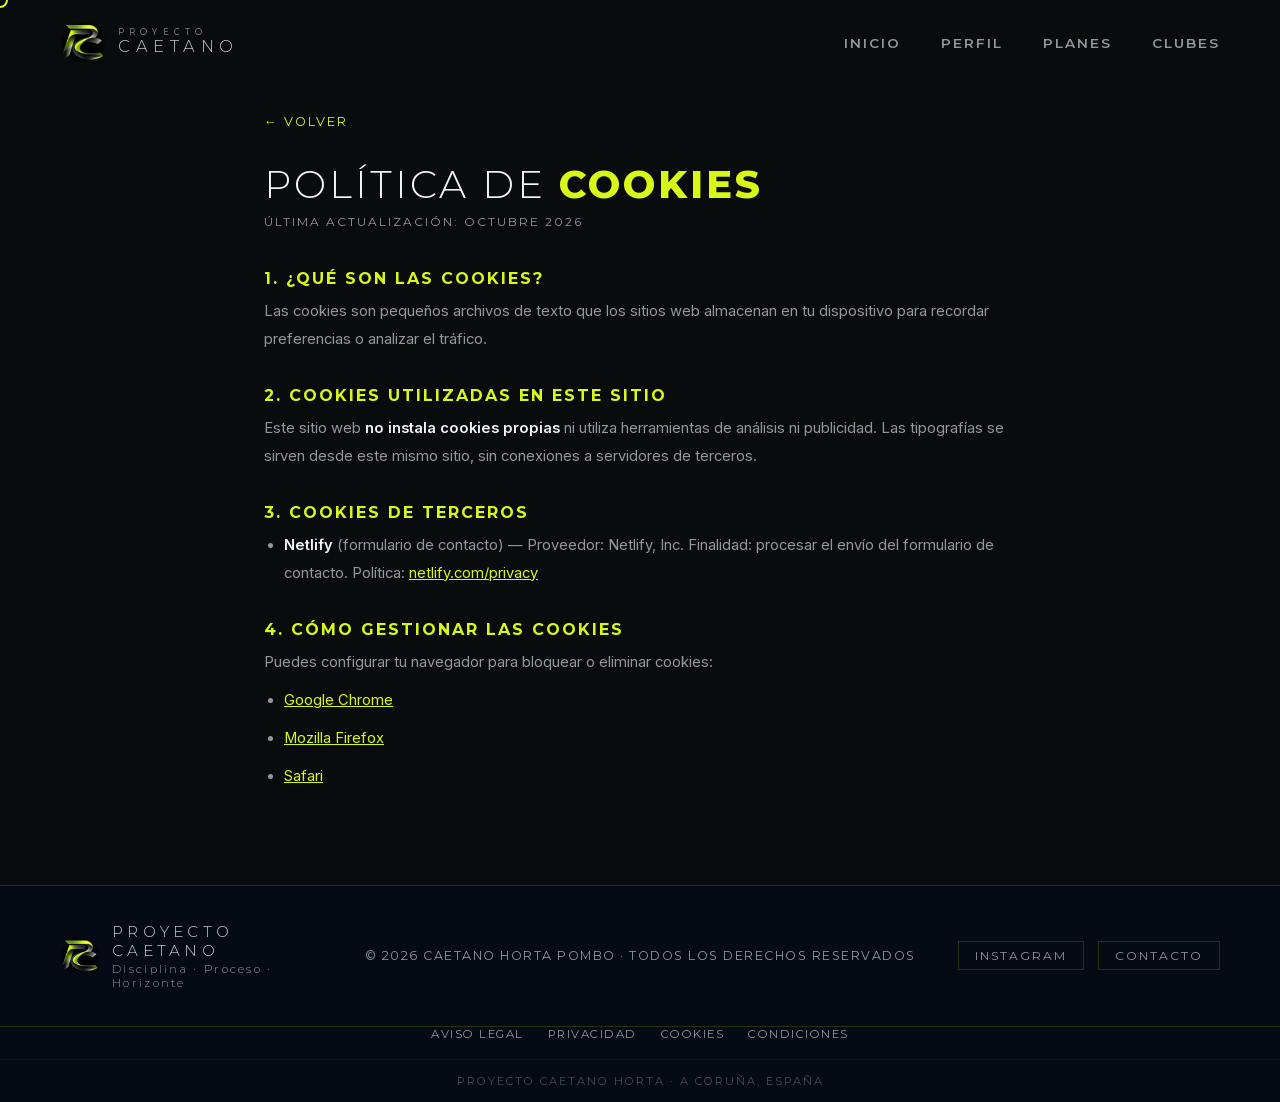
<file: cookies/index.html>
<!DOCTYPE html>
<html lang="es">
<head>
<meta charset="UTF-8">
<meta name="viewport" content="width=device-width, initial-scale=1.0">
<title>Política de cookies · Proyecto Caetano</title>
<meta name="description" content="Política de cookies de proyectocaetano.com.">
<meta name="robots" content="noindex">
<link rel="canonical" href="https://proyectocaetano.com/cookies/">
<link rel="icon" type="image/png" sizes="512x512" href="/icono.png">
<link rel="icon" type="image/png" sizes="64x64" href="/img/favicon-64.png">
<link rel="apple-touch-icon" sizes="180x180" href="/img/apple-touch-icon.png">
<meta name="theme-color" content="#0a0b0c">
<meta property="og:type" content="website">
<meta property="og:locale" content="es_ES">
<meta property="og:site_name" content="Proyecto Caetano">
<meta property="og:title" content="Política de cookies · Proyecto Caetano">
<meta property="og:description" content="Política de cookies de proyectocaetano.com.">
<meta property="og:url" content="https://proyectocaetano.com/cookies/">
<meta property="og:image" content="https://proyectocaetano.com/img/og.jpg">
<meta property="og:image:width" content="1200">
<meta property="og:image:height" content="630">
<meta name="twitter:card" content="summary_large_image">
<meta name="twitter:image" content="https://proyectocaetano.com/img/og.jpg">
<link rel="preload" href="/assets/fonts/montserrat-latin.woff2" as="font" type="font/woff2" crossorigin>
<link rel="stylesheet" href="/assets/fonts.css">
<link rel="stylesheet" href="/assets/styles.css">
<script src="/assets/main.js" defer></script>
</head>
<body>

<div id="cursor"></div>

<!-- MENÚ MÓVIL -->
<div class="mobile-overlay" id="mobileOverlay"></div>
<div class="mobile-menu" id="mobileMenu">
  <a href="/">Inicio</a>
  <a href="/perfil/">Perfil</a>
  <a href="/planes/">Planes</a>
  <a href="/clubes/">Clubes</a>
</div>

<nav id="navbar">
  <a href="/" class="logo" aria-label="Proyecto Caetano, inicio"><img src="/img/monograma.webp" alt="" width="260" height="224"><span class="logo-text"><span class="logo-small">PROYECTO</span>CAETANO</span></a>
  <ul class="nav-links">
    <li><a href="/">Inicio</a></li>
    <li><a href="/perfil/">Perfil</a></li>
    <li><a href="/planes/">Planes</a></li>
    <li><a href="/clubes/">Clubes</a></li>
  </ul>
  <button class="hamburger" id="hamburger" aria-label="Menú" aria-expanded="false" aria-controls="mobileMenu">
    <span></span><span></span><span></span>
  </button>
</nav>

<main>
<div id="cookies-page" class="page active">
  <div class="legal-page">
    <a class="legal-back" href="/">← Volver</a>
    <h1>POLÍTICA DE <span class="accent">COOKIES</span></h1>
    <div class="legal-date" data-nosnippet>Última actualización: octubre 2026</div>
    <h2>1. ¿Qué son las cookies?</h2>
    <p>Las cookies son pequeños archivos de texto que los sitios web almacenan en tu dispositivo para recordar preferencias o analizar el tráfico.</p>
    <h2>2. Cookies utilizadas en este sitio</h2>
    <p>Este sitio web <strong style="color:var(--white)">no instala cookies propias</strong> ni utiliza herramientas de análisis ni publicidad. Las tipografías se sirven desde este mismo sitio, sin conexiones a servidores de terceros.</p>
    <h2>3. Cookies de terceros</h2>
    <ul>
      <li><strong style="color:var(--white)">Netlify</strong> (formulario de contacto) — Proveedor: Netlify, Inc. Finalidad: procesar el envío del formulario de contacto. Política: <a href="https://www.netlify.com/privacy/" target="_blank">netlify.com/privacy</a></li>
    </ul>
    <h2>4. Cómo gestionar las cookies</h2>
    <p>Puedes configurar tu navegador para bloquear o eliminar cookies:</p>
    <ul>
      <li><a href="https://support.google.com/chrome/answer/95647" target="_blank">Google Chrome</a></li>
      <li><a href="https://support.mozilla.org/es/kb/habilitar-y-deshabilitar-cookies-sitios-web-rastrear-preferencias" target="_blank">Mozilla Firefox</a></li>
      <li><a href="https://support.apple.com/es-es/guide/safari/sfri11471/mac" target="_blank">Safari</a></li>
    </ul>
  </div>
</div>
</main>

<footer>
  <div class="footer-inner">
    <div class="footer-logo"><img src="/img/monograma.webp" alt="" width="260" height="224" loading="lazy"><div>PROYECTO CAETANO<span>Disciplina · Proceso · Horizonte</span></div></div>
    <div class="footer-copy">© 2026 Caetano Horta Pombo · Todos los derechos reservados</div>
    <div class="footer-social">
      <a href="https://instagram.com/proyectocaetano" target="_blank" rel="noopener">Instagram</a>
      <a href="mailto:proyectocaetanohorta@gmail.com">Contacto</a>
    </div>
  </div>
  <div class="footer-legal">
    <a href="/aviso-legal/">Aviso legal</a>
    <a href="/privacidad/">Privacidad</a>
    <a href="/cookies/">Cookies</a>
    <a href="/condiciones/">Condiciones</a>
  </div>
  <div class="footer-bottom">Proyecto Caetano Horta · A Coruña, España</div>
</footer>
</body>
</html>
</file>
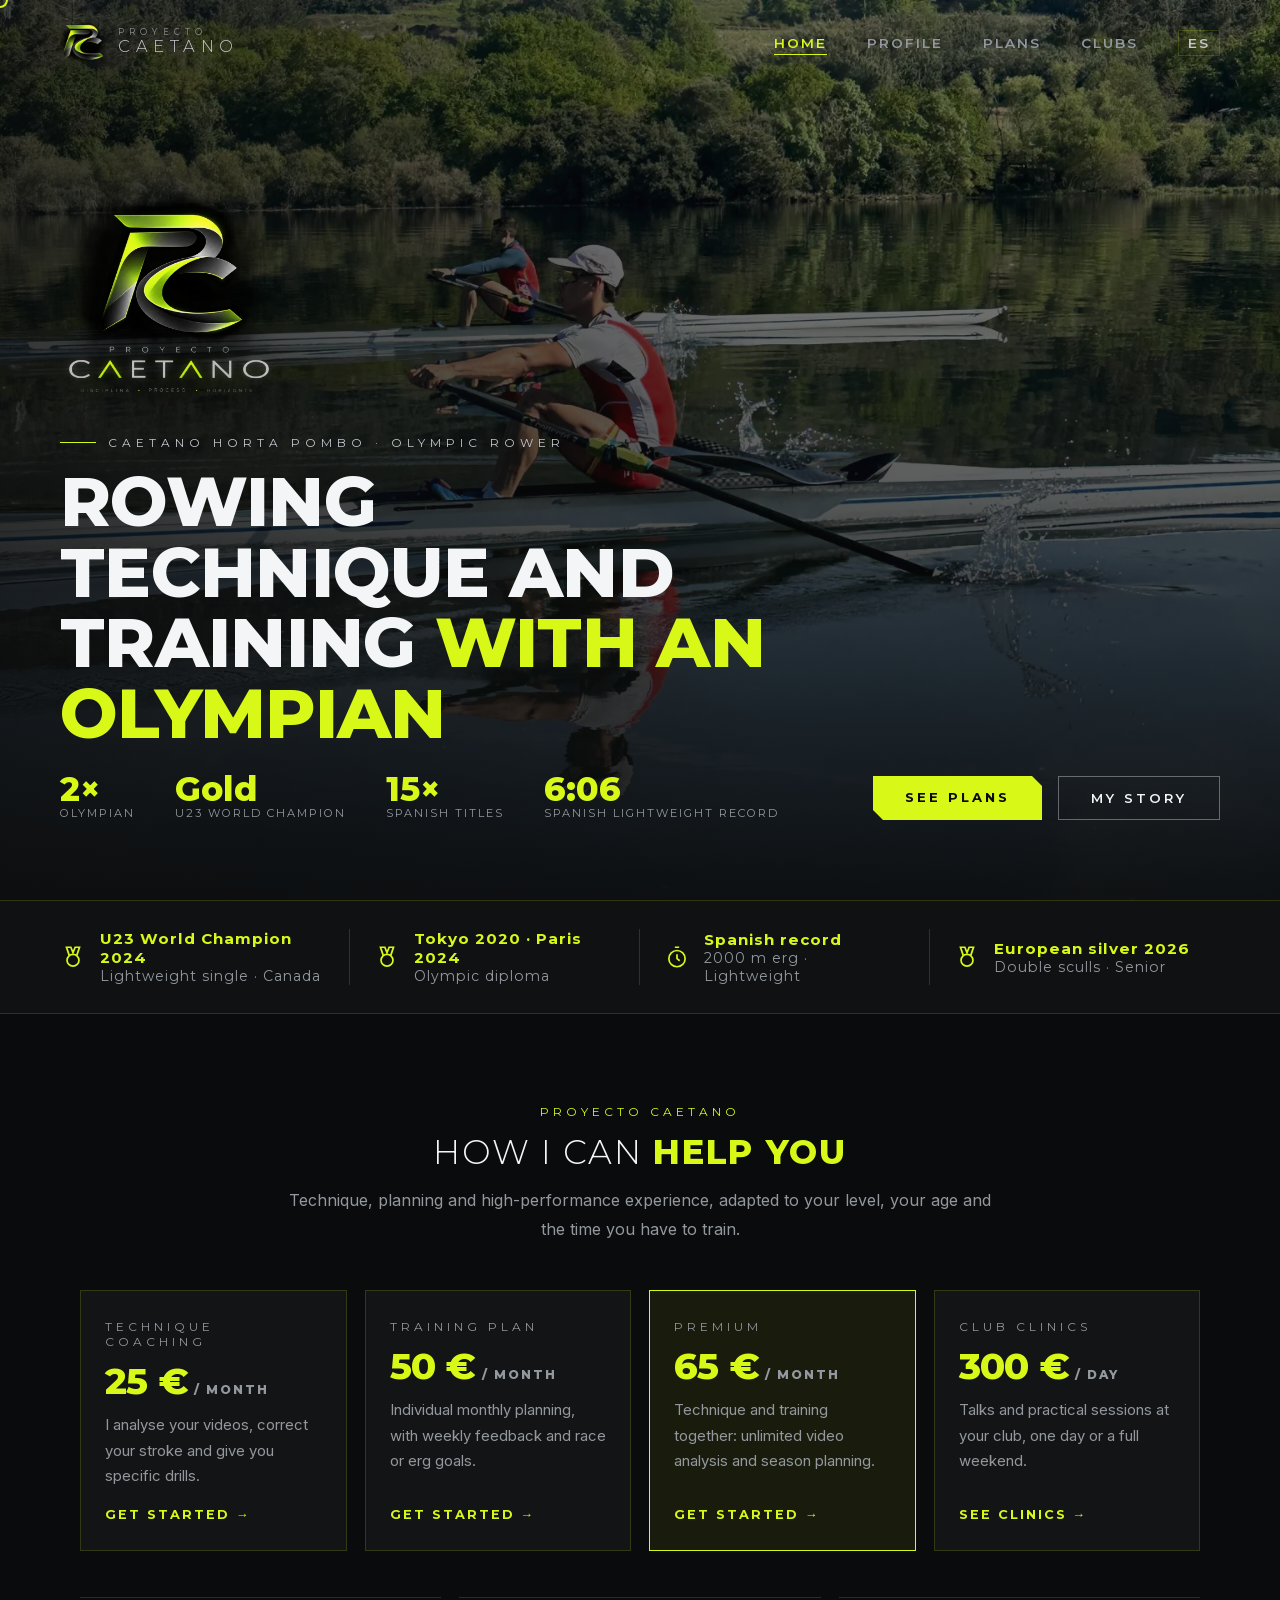
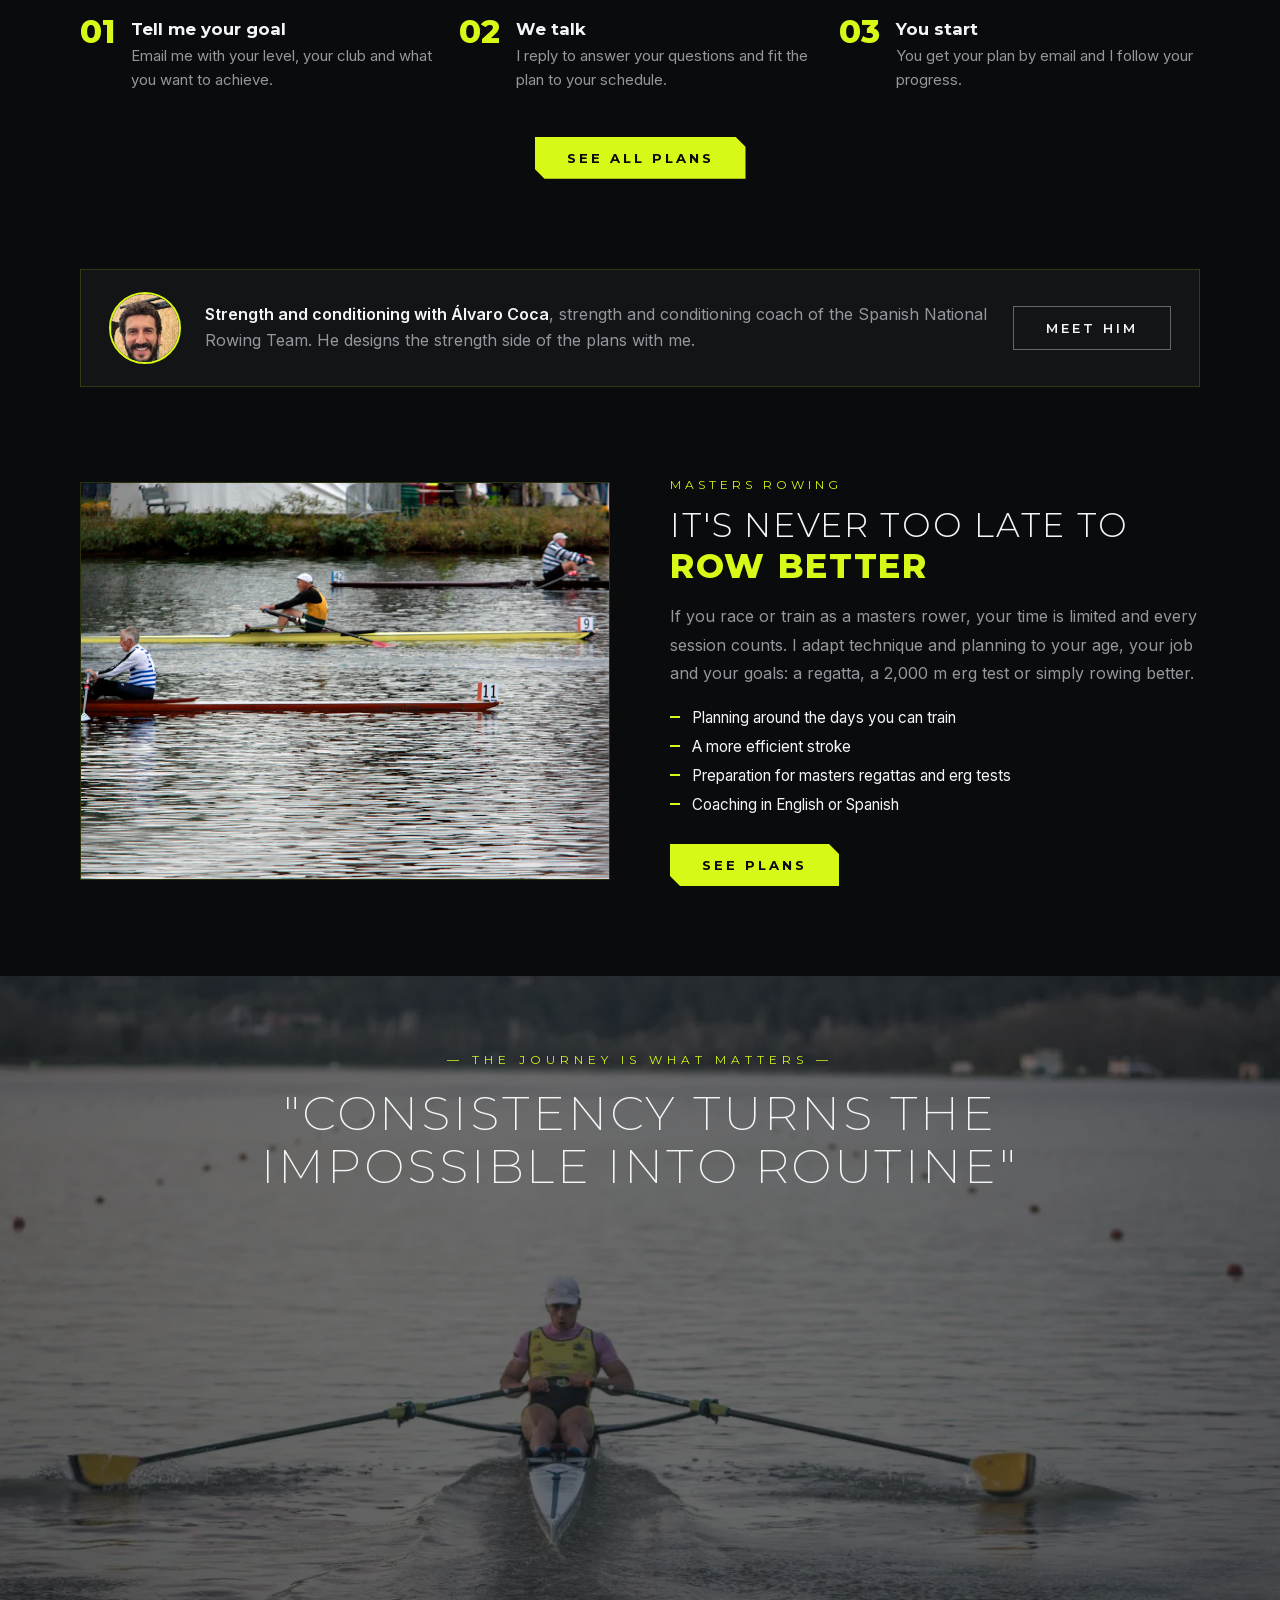
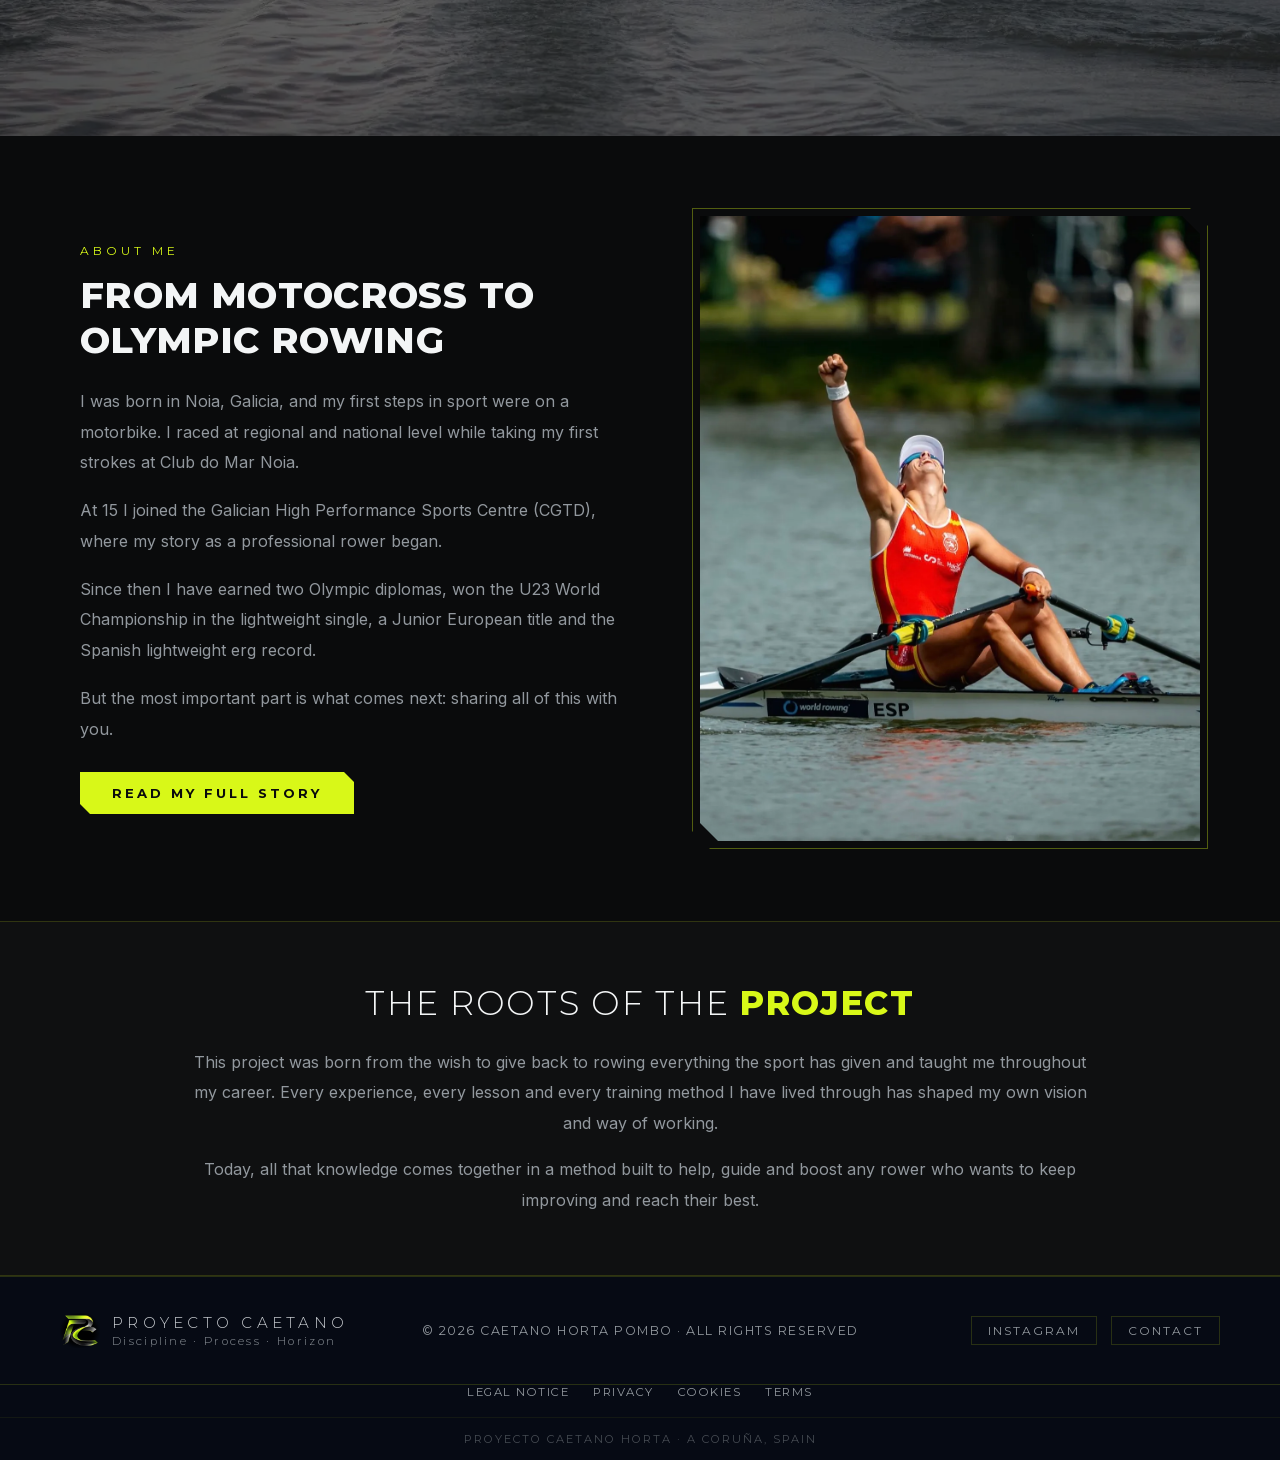
<file: en/index.html>
<!DOCTYPE html>
<html lang="en">
<head>
<meta charset="UTF-8">
<meta name="viewport" content="width=device-width, initial-scale=1.0">
<title>Proyecto Caetano · Rowing technique and training with an Olympian</title>
<meta name="description" content="Caetano Horta Pombo, two-time Olympian. Rowing technique coaching, personalised training plans and clinics for clubs.">
<link rel="canonical" href="https://proyectocaetano.com/en/">
<link rel="alternate" hreflang="es" href="https://proyectocaetano.com/">
<link rel="alternate" hreflang="en" href="https://proyectocaetano.com/en/">
<link rel="alternate" hreflang="x-default" href="https://proyectocaetano.com/">
<link rel="icon" type="image/png" sizes="512x512" href="/icono.png">
<link rel="icon" type="image/png" sizes="64x64" href="/img/favicon-64.png">
<link rel="apple-touch-icon" sizes="180x180" href="/img/apple-touch-icon.png">
<meta name="theme-color" content="#0a0b0c">
<meta property="og:type" content="website">
<meta property="og:locale" content="en_GB">
<meta property="og:site_name" content="Proyecto Caetano">
<meta property="og:title" content="Proyecto Caetano · Rowing technique and training with an Olympian">
<meta property="og:description" content="Caetano Horta Pombo, two-time Olympian. Rowing technique coaching, personalised training plans and clinics for clubs.">
<meta property="og:url" content="https://proyectocaetano.com/en/">
<meta property="og:image" content="https://proyectocaetano.com/img/og.jpg">
<meta property="og:image:width" content="1200">
<meta property="og:image:height" content="630">
<meta name="twitter:card" content="summary_large_image">
<meta name="twitter:image" content="https://proyectocaetano.com/img/og.jpg">
<link rel="preload" href="/assets/fonts/montserrat-latin.woff2" as="font" type="font/woff2" crossorigin>
<link rel="stylesheet" href="/assets/fonts.css">
<link rel="stylesheet" href="/assets/styles.css">
<script src="/assets/main.js" defer></script>
</head>
<body>

<div id="cursor"></div>

<!-- MENÚ MÓVIL -->
<div class="mobile-overlay" id="mobileOverlay"></div>
<div class="mobile-menu" id="mobileMenu">
  <a href="/en/" class="active" aria-current="page">Home</a>
  <a href="/en/profile/">Profile</a>
  <a href="/en/plans/">Plans</a>
  <a href="/en/clubs/">Clubs</a>
  <a class="lang-link" href="/" hreflang="es" lang="es" aria-label="Español">ES</a>
</div>

<nav id="navbar">
  <a href="/en/" class="logo" aria-label="Proyecto Caetano, home"><img src="/img/monograma.webp" alt="" width="260" height="224"><span class="logo-text"><span class="logo-small">PROYECTO</span>CAETANO</span></a>
  <ul class="nav-links">
    <li><a href="/en/" class="active" aria-current="page">Home</a></li>
    <li><a href="/en/profile/">Profile</a></li>
    <li><a href="/en/plans/">Plans</a></li>
    <li><a href="/en/clubs/">Clubs</a></li>
    <li class="lang-li"><a class="lang-link" href="/" hreflang="es" lang="es" aria-label="Español">ES</a></li>
  </ul>
  <button class="hamburger" id="hamburger" aria-label="Menu" aria-expanded="false" aria-controls="mobileMenu">
    <span></span><span></span><span></span>
  </button>
</nav>

<main>
<div id="home" class="page active">
  <section class="hero-section">
    <div class="hero-bg"></div>
    <div class="hero-overlay"></div>
    <div class="hero-content">
      <img class="hero-logo" src="/img/logo.webp" alt="Proyecto Caetano · Discipline, process, horizon" width="900" height="900" fetchpriority="high">
      <div class="hero-label">Caetano Horta Pombo · Olympic rower</div>
      <h1 class="hero-name">Rowing technique and training <span class="accent">with an Olympian</span></h1>
      <div class="hero-bottom">
        <div class="hero-stats">
          <div class="stat-item"><div class="stat-num">2×</div><div class="stat-label">Olympian</div></div>
          <div class="stat-item"><div class="stat-num">Gold</div><div class="stat-label">U23 World Champion</div></div>
          <div class="stat-item"><div class="stat-num">15×</div><div class="stat-label">Spanish titles</div></div>
          <div class="stat-item"><div class="stat-num">6:06</div><div class="stat-label">Spanish lightweight record</div></div>
        </div>
        <div class="hero-btns">
          <a class="btn-primary" href="/en/plans/">See plans</a>
          <a class="btn-outline" href="/en/profile/">My story</a>
        </div>
      </div>
    </div>
  </section>

  <div class="highlights">
    <div class="hl-item"><span class="hl-icon"><svg viewBox="0 0 24 24" fill="none" stroke="currentColor" stroke-width="1.6" aria-hidden="true"><circle cx="12" cy="15" r="5.5"/><path d="M8.5 10.5 6 3h4l2 5 2-5h4l-2.5 7.5"/></svg></span><div class="hl-text"><strong>U23 World Champion 2024</strong>Lightweight single · Canada</div></div>
    <div class="hl-item"><span class="hl-icon"><svg viewBox="0 0 24 24" fill="none" stroke="currentColor" stroke-width="1.6" aria-hidden="true"><circle cx="12" cy="15" r="5.5"/><path d="M8.5 10.5 6 3h4l2 5 2-5h4l-2.5 7.5"/></svg></span><div class="hl-text"><strong>Tokyo 2020 · Paris 2024</strong>Olympic diploma</div></div>
    <div class="hl-item"><span class="hl-icon"><svg viewBox="0 0 24 24" fill="none" stroke="currentColor" stroke-width="1.6" aria-hidden="true"><circle cx="12" cy="13.5" r="7.5"/><path d="M12 9.5v4l2.5 2M10 3h4"/></svg></span><div class="hl-text"><strong>Spanish record</strong>2000 m erg · Lightweight</div></div>
    <div class="hl-item"><span class="hl-icon"><svg viewBox="0 0 24 24" fill="none" stroke="currentColor" stroke-width="1.6" aria-hidden="true"><circle cx="12" cy="15" r="5.5"/><path d="M8.5 10.5 6 3h4l2 5 2-5h4l-2.5 7.5"/></svg></span><div class="hl-text"><strong>European silver 2026</strong>Double sculls · Senior</div></div>
  </div>

  <!-- ── SERVICIOS (resumen en el inicio) ── -->
  <section class="servicios-section" aria-labelledby="servicios-t">
    <div class="servicios-head">
      <div class="section-eyebrow">Proyecto Caetano</div>
      <h2 id="servicios-t" class="section-title">HOW I CAN <span class="accent">HELP YOU</span></h2>
      <p class="servicios-intro">Technique, planning and high-performance experience, adapted to your level, your age and the time you have to train.</p>
    </div>
    <div class="servicios-grid">
      <a class="servicio-card" href="mailto:proyectocaetanohorta@gmail.com?subject=Getting%20started%3A%20Technique%20Coaching%20plan&body=Hi%20Caetano%2C%0A%0AI%27m%20interested%20in%20the%20Technique%20Coaching%20plan.%0A%0AName%3A%0AAge%3A%0AClub%20and%20country%3A%0ACurrent%20level%3A%0AMain%20goal%3A%0AWhen%20would%20I%20like%20to%20start%3F%3A%0A">
        <div class="plan-name">Technique coaching</div>
        <div class="servicio-price">25 €<span>/ month</span></div>
        <p>I analyse your videos, correct your stroke and give you specific drills.</p>
        <span class="servicio-link">Get started →</span>
      </a>
      <a class="servicio-card" href="mailto:proyectocaetanohorta@gmail.com?subject=Getting%20started%3A%20Training%20Plan&body=Hi%20Caetano%2C%0A%0AI%27m%20interested%20in%20the%20Training%20Plan.%0A%0AName%3A%0AAge%3A%0AClub%20and%20country%3A%0ACurrent%20level%3A%0AMain%20goal%3A%0AWhen%20would%20I%20like%20to%20start%3F%3A%0A">
        <div class="plan-name">Training plan</div>
        <div class="servicio-price">50 €<span>/ month</span></div>
        <p>Individual monthly planning, with weekly feedback and race or erg goals.</p>
        <span class="servicio-link">Get started →</span>
      </a>
      <a class="servicio-card featured" href="mailto:proyectocaetanohorta@gmail.com?subject=Getting%20started%3A%20Premium%20Plan&body=Hi%20Caetano%2C%0A%0AI%27m%20interested%20in%20the%20Premium%20Plan.%0A%0AName%3A%0AAge%3A%0AClub%20and%20country%3A%0ACurrent%20level%3A%0AMain%20goal%3A%0AWhen%20would%20I%20like%20to%20start%3F%3A%0A">
        <div class="plan-name">Premium</div>
        <div class="servicio-price">65 €<span>/ month</span></div>
        <p>Technique and training together: unlimited video analysis and season planning.</p>
        <span class="servicio-link">Get started →</span>
      </a>
      <a class="servicio-card" href="/en/clubs/">
        <div class="plan-name">Club clinics</div>
        <div class="servicio-price">300 €<span>/ day</span></div>
        <p>Talks and practical sessions at your club, one day or a full weekend.</p>
        <span class="servicio-link">See clinics →</span>
      </a>
    </div>
    <ol class="pasos">
      <li><span>01</span><div><strong>Tell me your goal</strong>Email me with your level, your club and what you want to achieve.</div></li>
      <li><span>02</span><div><strong>We talk</strong>I reply to answer your questions and fit the plan to your schedule.</div></li>
      <li><span>03</span><div><strong>You start</strong>You get your plan by email and I follow your progress.</div></li>
    </ol>
    <div class="servicios-cta"><a class="btn-primary" href="/en/plans/">See all plans</a></div>
  </section>


  <!-- ── EQUIPO ── -->
  <section class="equipo-strip" aria-label="Strength and conditioning">
    <img src="/img/alvaro-avatar.webp" alt="" width="240" height="240" loading="lazy">
    <p><strong>Strength and conditioning with Álvaro Coca</strong>, strength and conditioning coach of the Spanish National Rowing Team. He designs the strength side of the plans with me.</p>
    <a class="btn-outline" href="/en/plans/#preparacion-fisica">Meet him</a>
  </section>

  <!-- ── REMO MÁSTER ── -->
  <section class="masters-section" aria-labelledby="masters-t">
    <figure class="masters-img"><img src="/img/masters.webp" alt="Masters rowers racing single sculls at a regatta" width="1000" height="750" loading="lazy"></figure>
    <div class="masters-text">
      <div class="section-eyebrow">Masters rowing</div>
      <h2 id="masters-t" class="section-title">IT'S NEVER TOO LATE TO <span class="accent">ROW BETTER</span></h2>
      <p>If you race or train as a masters rower, your time is limited and every session counts. I adapt technique and planning to your age, your job and your goals: a regatta, a 2,000 m erg test or simply rowing better.</p>
      <ul class="masters-list">
        <li>Planning around the days you can train</li>
        <li>A more efficient stroke</li>
        <li>Preparation for masters regattas and erg tests</li>
        <li>Coaching in English or Spanish</li>
      </ul>
      <a class="btn-primary" href="/en/plans/">See plans</a>
    </div>
  </section>

  <section class="quote-section">
    <div class="quote-bg"></div>
    <div class="quote-content">
      <div class="quote-label">— The journey is what matters —</div>
      <div class="quote-text">"CONSISTENCY TURNS THE IMPOSSIBLE INTO ROUTINE"</div>
    </div>
  </section>

  <section class="intro-section">
    <div class="intro-text">
      <div class="section-eyebrow">About me</div>
      <h2>FROM MOTOCROSS TO OLYMPIC ROWING</h2>
      <p>I was born in Noia, Galicia, and my first steps in sport were on a motorbike. I raced at regional and national level while taking my first strokes at Club do Mar Noia.</p>
      <p>At 15 I joined the Galician High Performance Sports Centre (CGTD), where my story as a professional rower began.</p>
      <p>Since then I have earned two Olympic diplomas, won the U23 World Championship in the lightweight single, a Junior European title and the Spanish lightweight erg record.</p>
      <p>But the most important part is what comes next: sharing all of this with you.</p>
      <a class="btn-primary" href="/en/profile/" style="margin-top:10px;">Read my full story</a>
    </div>
    <div class="intro-img">
      <img src="/img/intro.webp" alt="Caetano Horta celebrating with a raised fist in his single scull" width="1179" height="1460" loading="lazy">
    </div>
  </section>

  <section style="padding:60px 40px;background:rgba(255,255,255,0.02);border-top:1px solid var(--border);border-bottom:1px solid var(--border);">
    <div style="max-width:900px;margin:0 auto;text-align:center;">
      <div class="section-title">THE ROOTS OF THE <span style="color:var(--accent)">PROJECT</span></div>
      <p style="font-size:1rem;color:var(--muted);line-height:1.9;margin-top:24px;">This project was born from the wish to give back to rowing everything the sport has given and taught me throughout my career. Every experience, every lesson and every training method I have lived through has shaped my own vision and way of working.</p>
      <p style="font-size:1rem;color:var(--muted);line-height:1.9;margin-top:16px;">Today, all that knowledge comes together in a method built to help, guide and boost any rower who wants to keep improving and reach their best.</p>
    </div>
  </section>


</div>
</main>

<footer>
  <div class="footer-inner">
    <div class="footer-logo"><img src="/img/monograma.webp" alt="" width="260" height="224" loading="lazy"><div>PROYECTO CAETANO<span>Discipline · Process · Horizon</span></div></div>
    <div class="footer-copy">© 2026 Caetano Horta Pombo · All rights reserved</div>
    <div class="footer-social">
      <a href="https://instagram.com/proyectocaetano" target="_blank" rel="noopener">Instagram</a>
      <a href="mailto:proyectocaetanohorta@gmail.com">Contact</a>
    </div>
  </div>
  <div class="footer-legal">
    <a href="/aviso-legal/">Legal notice</a>
    <a href="/privacidad/">Privacy</a>
    <a href="/cookies/">Cookies</a>
    <a href="/condiciones/">Terms</a>
  </div>
  <div class="footer-bottom">Proyecto Caetano Horta · A Coruña, Spain</div>
</footer>
</body>
</html>
</file>
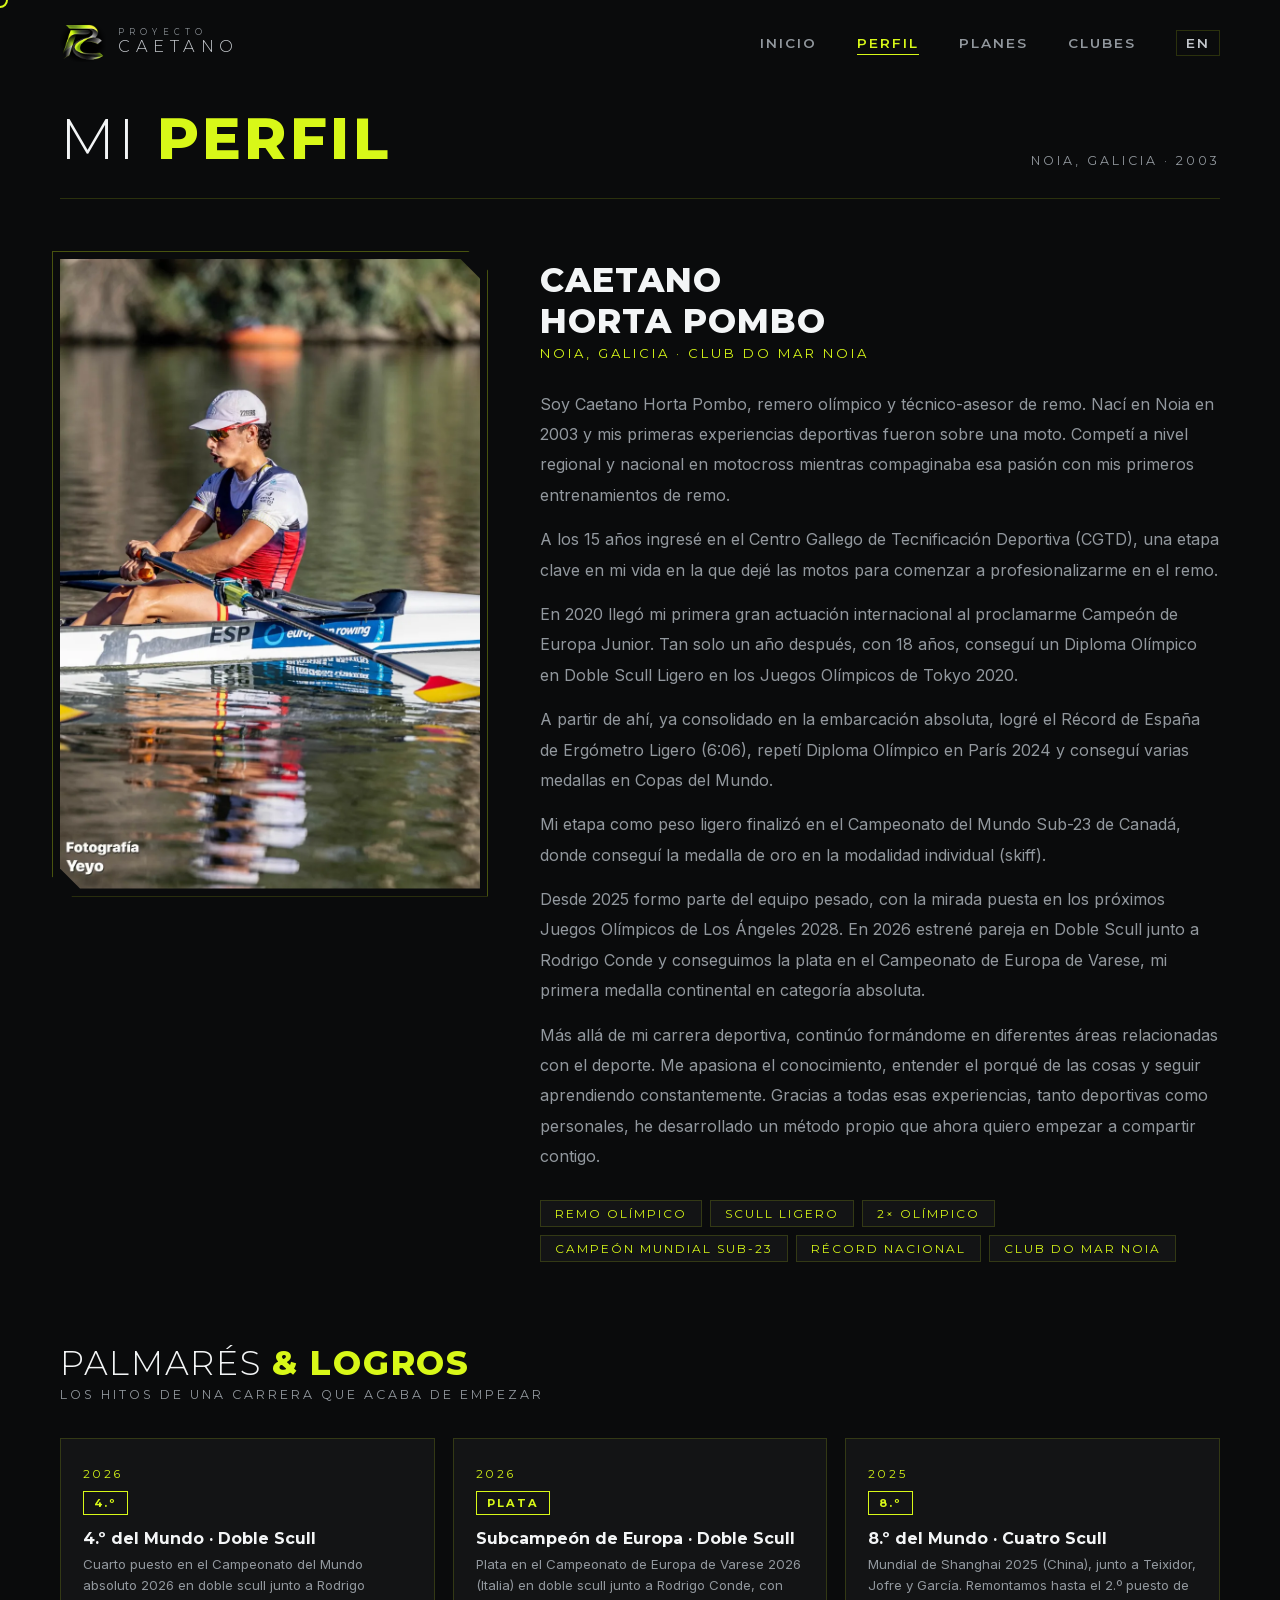
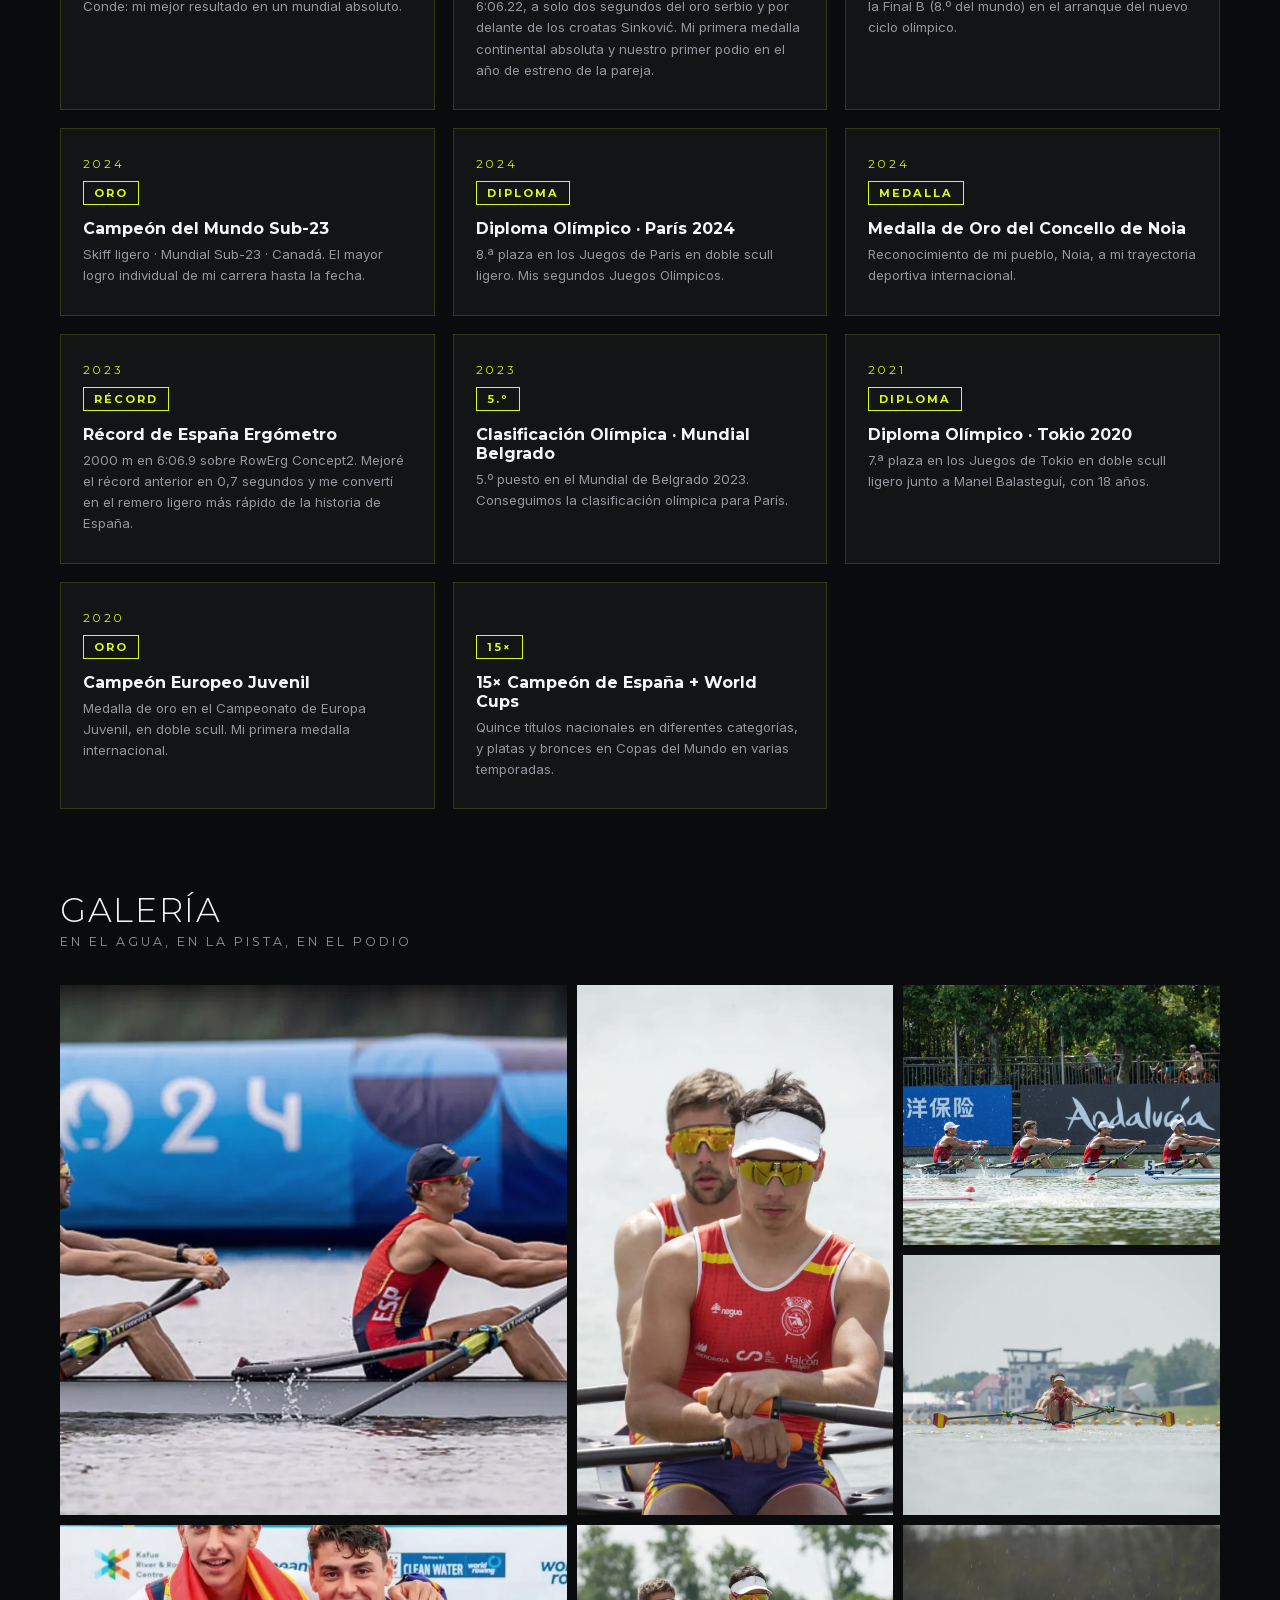
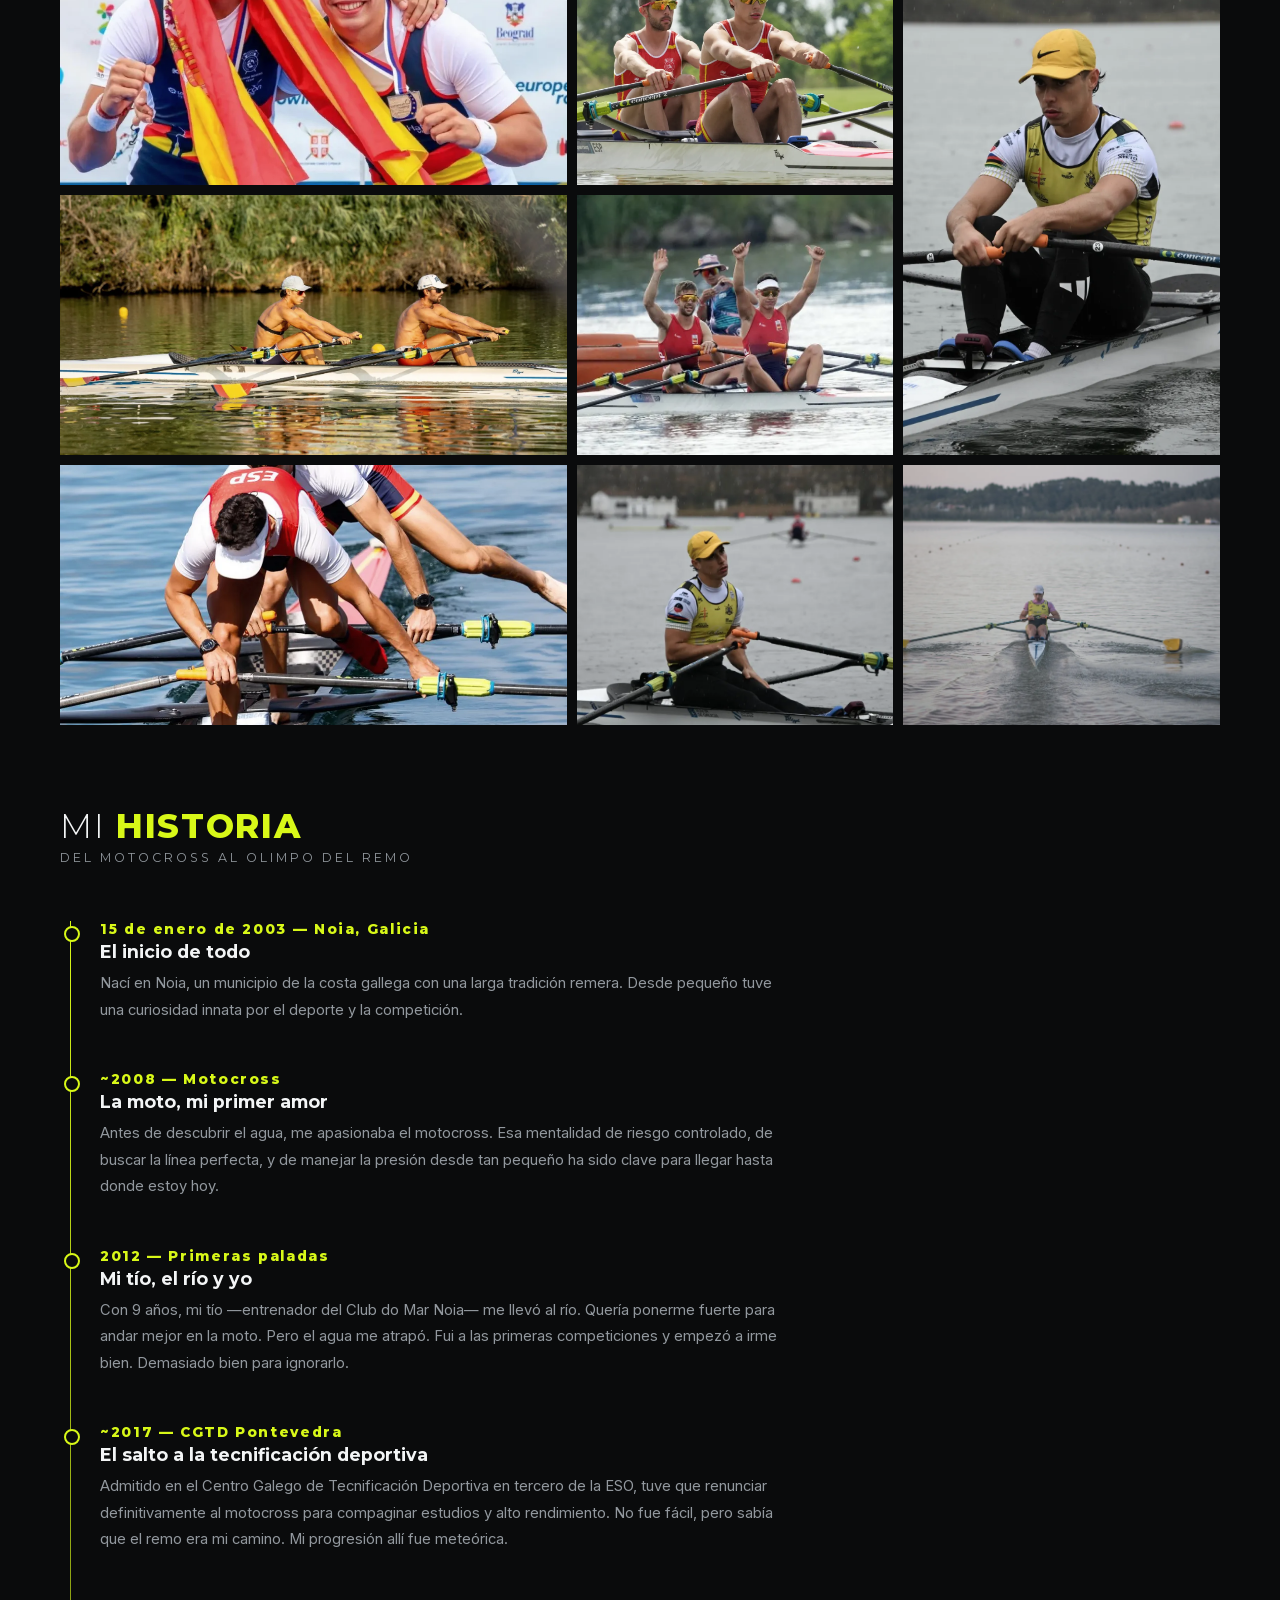
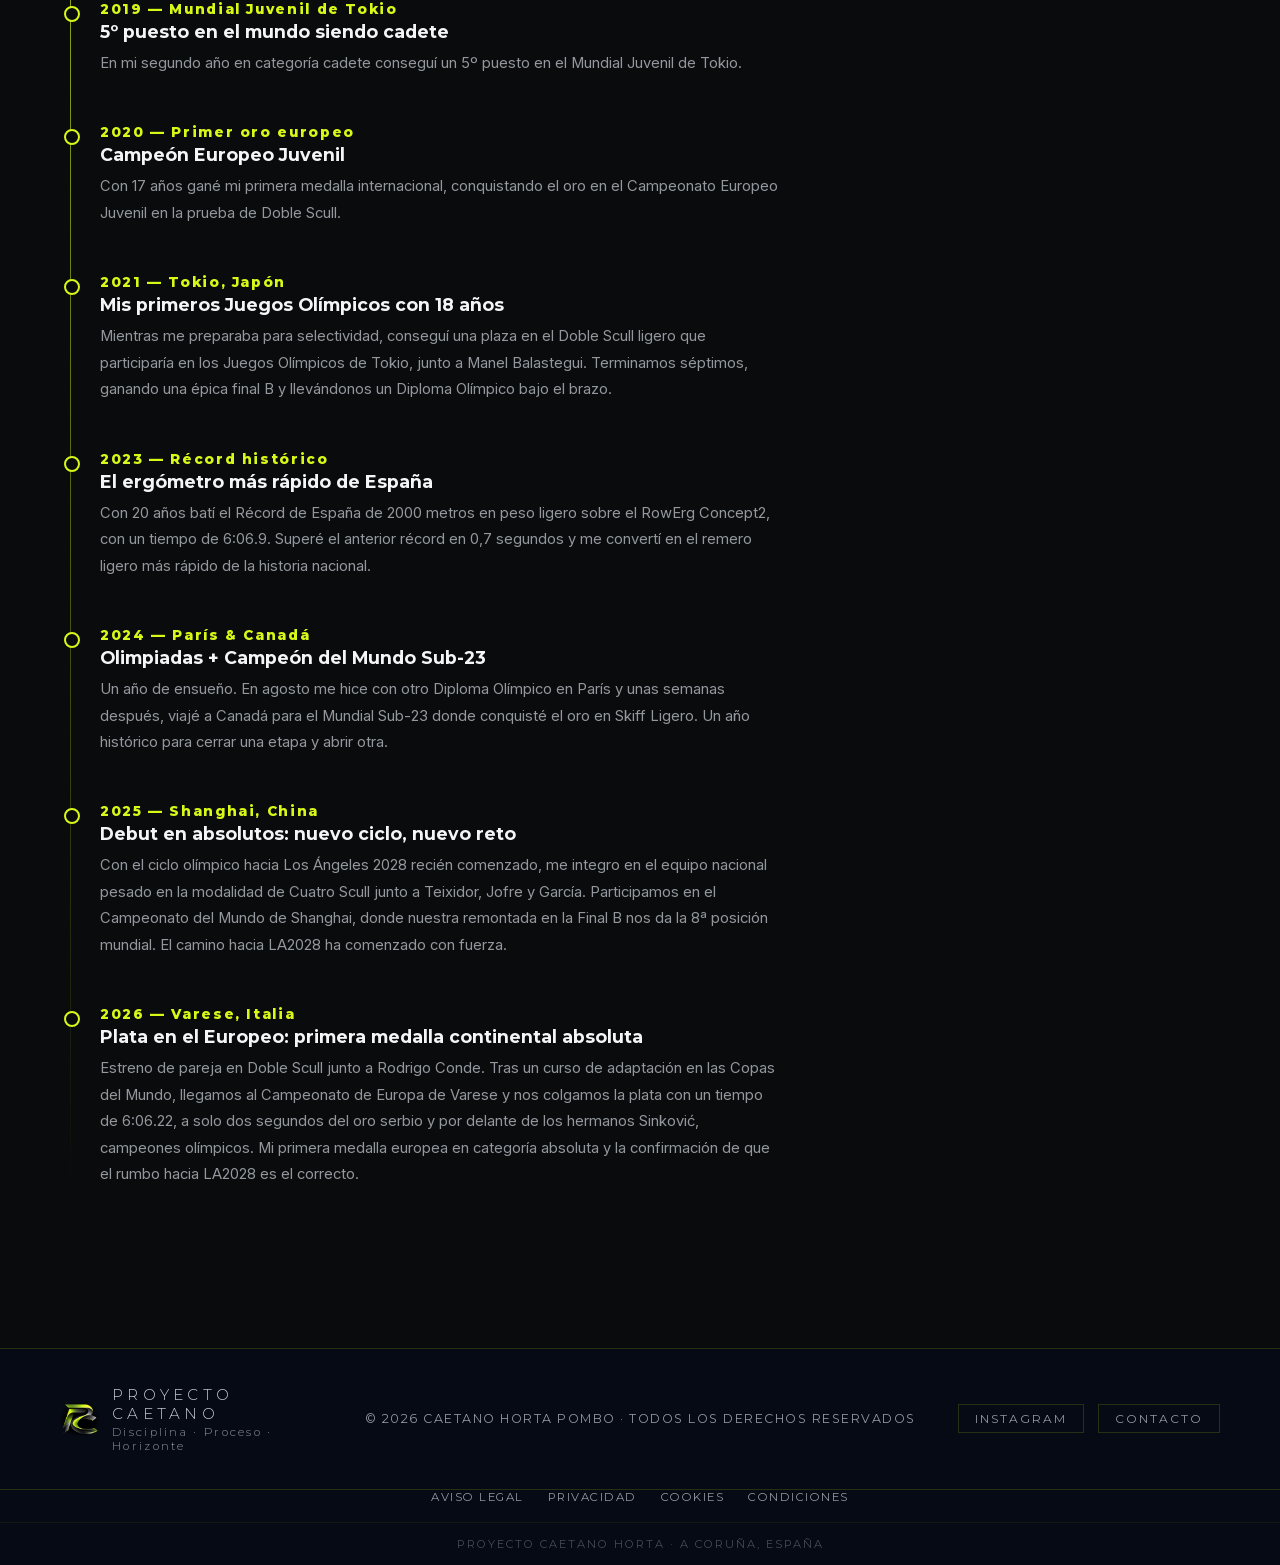
<file: perfil/index.html>
<!DOCTYPE html>
<html lang="es">
<head>
<meta charset="UTF-8">
<meta name="viewport" content="width=device-width, initial-scale=1.0">
<title>Perfil y palmarés · Caetano Horta Pombo</title>
<meta name="description" content="Trayectoria de Caetano Horta Pombo: diplomas olímpicos en Tokio 2020 y París 2024, campeón del mundo sub-23 y récord de España de ergómetro.">
<link rel="canonical" href="https://proyectocaetano.com/perfil/">
<link rel="alternate" hreflang="es" href="https://proyectocaetano.com/perfil/">
<link rel="alternate" hreflang="en" href="https://proyectocaetano.com/en/profile/">
<link rel="alternate" hreflang="x-default" href="https://proyectocaetano.com/perfil/">
<link rel="icon" type="image/png" sizes="512x512" href="/icono.png">
<link rel="icon" type="image/png" sizes="64x64" href="/img/favicon-64.png">
<link rel="apple-touch-icon" sizes="180x180" href="/img/apple-touch-icon.png">
<meta name="theme-color" content="#0a0b0c">
<meta property="og:type" content="website">
<meta property="og:locale" content="es_ES">
<meta property="og:site_name" content="Proyecto Caetano">
<meta property="og:title" content="Perfil y palmarés · Caetano Horta Pombo">
<meta property="og:description" content="Trayectoria de Caetano Horta Pombo: diplomas olímpicos en Tokio 2020 y París 2024, campeón del mundo sub-23 y récord de España de ergómetro.">
<meta property="og:url" content="https://proyectocaetano.com/perfil/">
<meta property="og:image" content="https://proyectocaetano.com/img/og.jpg">
<meta property="og:image:width" content="1200">
<meta property="og:image:height" content="630">
<meta name="twitter:card" content="summary_large_image">
<meta name="twitter:image" content="https://proyectocaetano.com/img/og.jpg">
<link rel="preload" href="/assets/fonts/montserrat-latin.woff2" as="font" type="font/woff2" crossorigin>
<link rel="stylesheet" href="/assets/fonts.css">
<link rel="stylesheet" href="/assets/styles.css">
<script src="/assets/main.js" defer></script>
</head>
<body>

<div id="cursor"></div>

<!-- MENÚ MÓVIL -->
<div class="mobile-overlay" id="mobileOverlay"></div>
<div class="mobile-menu" id="mobileMenu">
  <a href="/">Inicio</a>
  <a href="/perfil/" class="active" aria-current="page">Perfil</a>
  <a href="/planes/">Planes</a>
  <a href="/clubes/">Clubes</a>
  <a class="lang-link" href="/en/profile/" hreflang="en" lang="en" aria-label="English">EN</a>
</div>

<nav id="navbar">
  <a href="/" class="logo" aria-label="Proyecto Caetano, inicio"><img src="/img/monograma.webp" alt="" width="260" height="224"><span class="logo-text"><span class="logo-small">PROYECTO</span>CAETANO</span></a>
  <ul class="nav-links">
    <li><a href="/">Inicio</a></li>
    <li><a href="/perfil/" class="active" aria-current="page">Perfil</a></li>
    <li><a href="/planes/">Planes</a></li>
    <li><a href="/clubes/">Clubes</a></li>
    <li class="lang-li"><a class="lang-link" href="/en/profile/" hreflang="en" lang="en" aria-label="English">EN</a></li>
  </ul>
  <button class="hamburger" id="hamburger" aria-label="Menú" aria-expanded="false" aria-controls="mobileMenu">
    <span></span><span></span><span></span>
  </button>
</nav>

<main>
<div id="profile" class="page active">
  <section id="profile-content">
    <div class="page-header">
      <div class="page-title">MI <span class="accent">PERFIL</span></div>
      <div class="page-sub">Noia, Galicia · 2003</div>
    </div>

    <div class="profile-grid">
      <div class="profile-img-wrap">
        <img class="profile-img" src="/img/perfil.webp" alt="Caetano Horta Pombo remando en skiff" width="900" height="1350">
      </div>
      <div class="profile-info">
        <div class="info-name">CAETANO<br>HORTA POMBO</div>
        <div class="info-origin">Noia, Galicia · Club do Mar Noia</div>
        <div class="info-bio">
          <p>Soy Caetano Horta Pombo, remero olímpico y técnico-asesor de remo. Nací en Noia en 2003 y mis primeras experiencias deportivas fueron sobre una moto. Competí a nivel regional y nacional en motocross mientras compaginaba esa pasión con mis primeros entrenamientos de remo.</p>
          <p>A los 15 años ingresé en el Centro Gallego de Tecnificación Deportiva (CGTD), una etapa clave en mi vida en la que dejé las motos para comenzar a profesionalizarme en el remo.</p>
          <p>En 2020 llegó mi primera gran actuación internacional al proclamarme Campeón de Europa Junior. Tan solo un año después, con 18 años, conseguí un Diploma Olímpico en Doble Scull Ligero en los Juegos Olímpicos de Tokyo 2020.</p>
          <p>A partir de ahí, ya consolidado en la embarcación absoluta, logré el Récord de España de Ergómetro Ligero (6:06), repetí Diploma Olímpico en París 2024 y conseguí varias medallas en Copas del Mundo.</p>
          <p>Mi etapa como peso ligero finalizó en el Campeonato del Mundo Sub-23 de Canadá, donde conseguí la medalla de oro en la modalidad individual (skiff).</p>
          <p>Desde 2025 formo parte del equipo pesado, con la mirada puesta en los próximos Juegos Olímpicos de Los Ángeles 2028. En 2026 estrené pareja en Doble Scull junto a Rodrigo Conde y conseguimos la plata en el Campeonato de Europa de Varese, mi primera medalla continental en categoría absoluta.</p>
          <p>Más allá de mi carrera deportiva, continúo formándome en diferentes áreas relacionadas con el deporte. Me apasiona el conocimiento, entender el porqué de las cosas y seguir aprendiendo constantemente. Gracias a todas esas experiencias, tanto deportivas como personales, he desarrollado un método propio que ahora quiero empezar a compartir contigo.</p>
        </div>
        <div class="info-tags">
          <div class="tag">Remo Olímpico</div>
          <div class="tag">Scull Ligero</div>
          <div class="tag">2× Olímpico</div>
          <div class="tag">Campeón Mundial Sub-23</div>
          <div class="tag">Récord Nacional</div>
          <div class="tag">Club do Mar Noia</div>
        </div>
      </div>
    </div>

    <!-- LOGROS -->
    <div class="section-title">PALMARÉS <span style="color:var(--accent)">& LOGROS</span></div>
    <div class="section-sub">Los hitos de una carrera que acaba de empezar</div>
    <div class="logros-grid">
      <div class="logro-card">
        <div class="logro-year">2026</div>
        <div class="logro-medal">4.º</div>
        <div class="logro-title">4.º del Mundo · Doble Scull</div>
        <div class="logro-desc">Cuarto puesto en el Campeonato del Mundo absoluto 2026 en doble scull junto a Rodrigo Conde: mi mejor resultado en un mundial absoluto.</div>
      </div>
      <div class="logro-card">
        <div class="logro-year">2026</div>
        <div class="logro-medal">Plata</div>
        <div class="logro-title">Subcampeón de Europa · Doble Scull</div>
        <div class="logro-desc">Plata en el Campeonato de Europa de Varese 2026 (Italia) en doble scull junto a Rodrigo Conde, con 6:06.22, a solo dos segundos del oro serbio y por delante de los croatas Sinković. Mi primera medalla continental absoluta y nuestro primer podio en el año de estreno de la pareja.</div>
      </div>
      <div class="logro-card">
        <div class="logro-year">2025</div>
        <div class="logro-medal">8.º</div>
        <div class="logro-title">8.º del Mundo · Cuatro Scull</div>
        <div class="logro-desc">Mundial de Shanghai 2025 (China), junto a Teixidor, Jofre y García. Remontamos hasta el 2.º puesto de la Final B (8.º del mundo) en el arranque del nuevo ciclo olímpico.</div>
      </div>
      <div class="logro-card">
        <div class="logro-year">2024</div>
        <div class="logro-medal">Oro</div>
        <div class="logro-title">Campeón del Mundo Sub-23</div>
        <div class="logro-desc">Skiff ligero · Mundial Sub-23 · Canadá. El mayor logro individual de mi carrera hasta la fecha.</div>
      </div>
      <div class="logro-card">
        <div class="logro-year">2024</div>
        <div class="logro-medal">Diploma</div>
        <div class="logro-title">Diploma Olímpico · París 2024</div>
        <div class="logro-desc">8.ª plaza en los Juegos de París en doble scull ligero. Mis segundos Juegos Olímpicos.</div>
      </div>
      <div class="logro-card">
        <div class="logro-year">2024</div>
        <div class="logro-medal">Medalla</div>
        <div class="logro-title">Medalla de Oro del Concello de Noia</div>
        <div class="logro-desc">Reconocimiento de mi pueblo, Noia, a mi trayectoria deportiva internacional.</div>
      </div>
      <div class="logro-card">
        <div class="logro-year">2023</div>
        <div class="logro-medal">Récord</div>
        <div class="logro-title">Récord de España Ergómetro</div>
        <div class="logro-desc">2000 m en 6:06.9 sobre RowErg Concept2. Mejoré el récord anterior en 0,7 segundos y me convertí en el remero ligero más rápido de la historia de España.</div>
      </div>
      <div class="logro-card">
        <div class="logro-year">2023</div>
        <div class="logro-medal">5.º</div>
        <div class="logro-title">Clasificación Olímpica · Mundial Belgrado</div>
        <div class="logro-desc">5.º puesto en el Mundial de Belgrado 2023. Conseguimos la clasificación olímpica para París.</div>
      </div>
      <div class="logro-card">
        <div class="logro-year">2021</div>
        <div class="logro-medal">Diploma</div>
        <div class="logro-title">Diploma Olímpico · Tokio 2020</div>
        <div class="logro-desc">7.ª plaza en los Juegos de Tokio en doble scull ligero junto a Manel Balasteguí, con 18 años.</div>
      </div>
      <div class="logro-card">
        <div class="logro-year">2020</div>
        <div class="logro-medal">Oro</div>
        <div class="logro-title">Campeón Europeo Juvenil</div>
        <div class="logro-desc">Medalla de oro en el Campeonato de Europa Juvenil, en doble scull. Mi primera medalla internacional.</div>
      </div>
      <div class="logro-card">
        <div class="logro-year"></div>
        <div class="logro-medal">15×</div>
        <div class="logro-title">15× Campeón de España + World Cups</div>
        <div class="logro-desc">Quince títulos nacionales en diferentes categorías, y platas y bronces en Copas del Mundo en varias temporadas.</div>
      </div>
    </div>

    <!-- GALERÍA -->
    <div class="section-title">GALERÍA</div>
    <div class="section-sub">En el agua, en la pista, en el podio</div>
        <div class="gallery">
      <div class="gallery-item gallery-main"><img src="/img/g-paris.webp" alt="Juegos Olímpicos de París 2024, doble scull ligero"></div>
      <div class="gallery-item" style="grid-row:span 2"><img style="object-position:top center" src="/img/g-concentracion.webp" alt="Concentración antes de la salida" loading="lazy"></div>
      <div class="gallery-item"><img src="/img/g-shanghai.webp" alt="Cuatro scull en el Mundial de Shanghai 2025" loading="lazy"></div>
      <div class="gallery-item"><img src="/img/g-cabeza.webp" alt="Doble scull de frente en plena regata" loading="lazy"></div>
      <div class="gallery-item"><img src="/img/galeria-12.webp" alt="Celebración con la bandera de España en Belgrado" loading="lazy"></div>
      <div class="gallery-item"><img src="/img/g-doble.webp" alt="Doble scull en el Campeonato de Europa" loading="lazy"></div>
      <div class="gallery-item" style="grid-row:span 2"><img style="object-position:top center" src="/img/galeria-06.webp" alt="Caetano Horta Pombo en skiff" loading="lazy"></div>
      <div class="gallery-item"><img src="/img/g-entreno.webp" alt="Entrenamiento en doble scull" loading="lazy"></div>
      <div class="gallery-item"><img src="/img/galeria-01.webp" alt="Celebración en el agua tras una regata" loading="lazy"></div>
      <div class="gallery-item"><img src="/img/g-embarque.webp" alt="Embarcando en el doble scull" loading="lazy"></div>
      <div class="gallery-item"><img src="/img/galeria-07.webp" alt="Caetano Horta Pombo en skiff" loading="lazy"></div>
      <div class="gallery-item"><img src="/img/quote.webp" alt="Skiff de frente al amanecer en un entrenamiento" loading="lazy"></div>
    </div>

    <!-- HISTORIA / TIMELINE -->
    <div class="section-title">MI <span style="color:var(--accent)">HISTORIA</span></div>
    <div class="section-sub">Del motocross al olimpo del remo</div>
    ﻿<div class="timeline">
      <div class="tl-item">
        <div class="tl-year">15 de enero de 2003 — Noia, Galicia</div>
        <div class="tl-title">El inicio de todo</div>
        <div class="tl-text">Nací en Noia, un municipio de la costa gallega con una larga tradición remera. Desde pequeño tuve una curiosidad innata por el deporte y la competición.</div>
      </div>
      <div class="tl-item">
        <div class="tl-year">~2008 — Motocross</div>
        <div class="tl-title">La moto, mi primer amor</div>
        <div class="tl-text">Antes de descubrir el agua, me apasionaba el motocross. Esa mentalidad de riesgo controlado, de buscar la línea perfecta, y de manejar la presión desde tan pequeño ha sido clave para llegar hasta donde estoy hoy.</div>
      </div>
      <div class="tl-item">
        <div class="tl-year">2012 — Primeras paladas</div>
        <div class="tl-title">Mi tío, el río y yo</div>
        <div class="tl-text">Con 9 años, mi tío —entrenador del Club do Mar Noia— me llevó al río. Quería ponerme fuerte para andar mejor en la moto. Pero el agua me atrapó. Fui a las primeras competiciones y empezó a irme bien. Demasiado bien para ignorarlo.</div>
      </div>
      <div class="tl-item">
        <div class="tl-year">~2017 — CGTD Pontevedra</div>
        <div class="tl-title">El salto a la tecnificación deportiva</div>
        <div class="tl-text">Admitido en el Centro Galego de Tecnificación Deportiva en tercero de la ESO, tuve que renunciar definitivamente al motocross para compaginar estudios y alto rendimiento. No fue fácil, pero sabía que el remo era mi camino. Mi progresión allí fue meteórica.</div>
      </div>
      <div class="tl-item">
        <div class="tl-year">2019 — Mundial Juvenil de Tokio</div>
        <div class="tl-title">5º puesto en el mundo siendo cadete</div>
        <div class="tl-text">En mi segundo año en categoría cadete conseguí un 5º puesto en el Mundial Juvenil de Tokio.</div>
      </div>
      <div class="tl-item">
        <div class="tl-year">2020 — Primer oro europeo</div>
        <div class="tl-title">Campeón Europeo Juvenil</div>
        <div class="tl-text">Con 17 años gané mi primera medalla internacional, conquistando el oro en el Campeonato Europeo Juvenil en la prueba de Doble Scull.</div>
      </div>
      <div class="tl-item">
        <div class="tl-year">2021 — Tokio, Japón</div>
        <div class="tl-title">Mis primeros Juegos Olímpicos con 18 años</div>
        <div class="tl-text">Mientras me preparaba para selectividad, conseguí una plaza en el Doble Scull ligero que participaría en los Juegos Olímpicos de Tokio, junto a Manel Balastegui. Terminamos séptimos, ganando una épica final B y llevándonos un Diploma Olímpico bajo el brazo.</div>
      </div>
      <div class="tl-item">
        <div class="tl-year">2023 — Récord histórico</div>
        <div class="tl-title">El ergómetro más rápido de España</div>
        <div class="tl-text">Con 20 años batí el Récord de España de 2000 metros en peso ligero sobre el RowErg Concept2, con un tiempo de 6:06.9. Superé el anterior récord en 0,7 segundos y me convertí en el remero ligero más rápido de la historia nacional.</div>
      </div>
      <div class="tl-item">
        <div class="tl-year">2024 — París &amp; Canadá</div>
        <div class="tl-title">Olimpiadas + Campeón del Mundo Sub-23</div>
        <div class="tl-text">Un año de ensueño. En agosto me hice con otro Diploma Olímpico en París y unas semanas después, viajé a Canadá para el Mundial Sub-23 donde conquisté el oro en Skiff Ligero. Un año histórico para cerrar una etapa y abrir otra.</div>
      </div>
      <div class="tl-item">
        <div class="tl-year">2025 — Shanghai, China</div>
        <div class="tl-title">Debut en absolutos: nuevo ciclo, nuevo reto</div>
        <div class="tl-text">Con el ciclo olímpico hacia Los Ángeles 2028 recién comenzado, me integro en el equipo nacional pesado en la modalidad de Cuatro Scull junto a Teixidor, Jofre y García. Participamos en el Campeonato del Mundo de Shanghai, donde nuestra remontada en la Final B nos da la 8ª posición mundial. El camino hacia LA2028 ha comenzado con fuerza.</div>
      </div>
      <div class="tl-item">
        <div class="tl-year">2026 — Varese, Italia</div>
        <div class="tl-title">Plata en el Europeo: primera medalla continental absoluta</div>
        <div class="tl-text">Estreno de pareja en Doble Scull junto a Rodrigo Conde. Tras un curso de adaptación en las Copas del Mundo, llegamos al Campeonato de Europa de Varese y nos colgamos la plata con un tiempo de 6:06.22, a solo dos segundos del oro serbio y por delante de los hermanos Sinković, campeones olímpicos. Mi primera medalla europea en categoría absoluta y la confirmación de que el rumbo hacia LA2028 es el correcto.</div>
      </div>
    </div>
  </section>


</div>
</main>

<footer>
  <div class="footer-inner">
    <div class="footer-logo"><img src="/img/monograma.webp" alt="" width="260" height="224" loading="lazy"><div>PROYECTO CAETANO<span>Disciplina · Proceso · Horizonte</span></div></div>
    <div class="footer-copy">© 2026 Caetano Horta Pombo · Todos los derechos reservados</div>
    <div class="footer-social">
      <a href="https://instagram.com/proyectocaetano" target="_blank" rel="noopener">Instagram</a>
      <a href="mailto:proyectocaetanohorta@gmail.com">Contacto</a>
    </div>
  </div>
  <div class="footer-legal">
    <a href="/aviso-legal/">Aviso legal</a>
    <a href="/privacidad/">Privacidad</a>
    <a href="/cookies/">Cookies</a>
    <a href="/condiciones/">Condiciones</a>
  </div>
  <div class="footer-bottom">Proyecto Caetano Horta · A Coruña, España</div>
</footer>
</body>
</html>
</file>
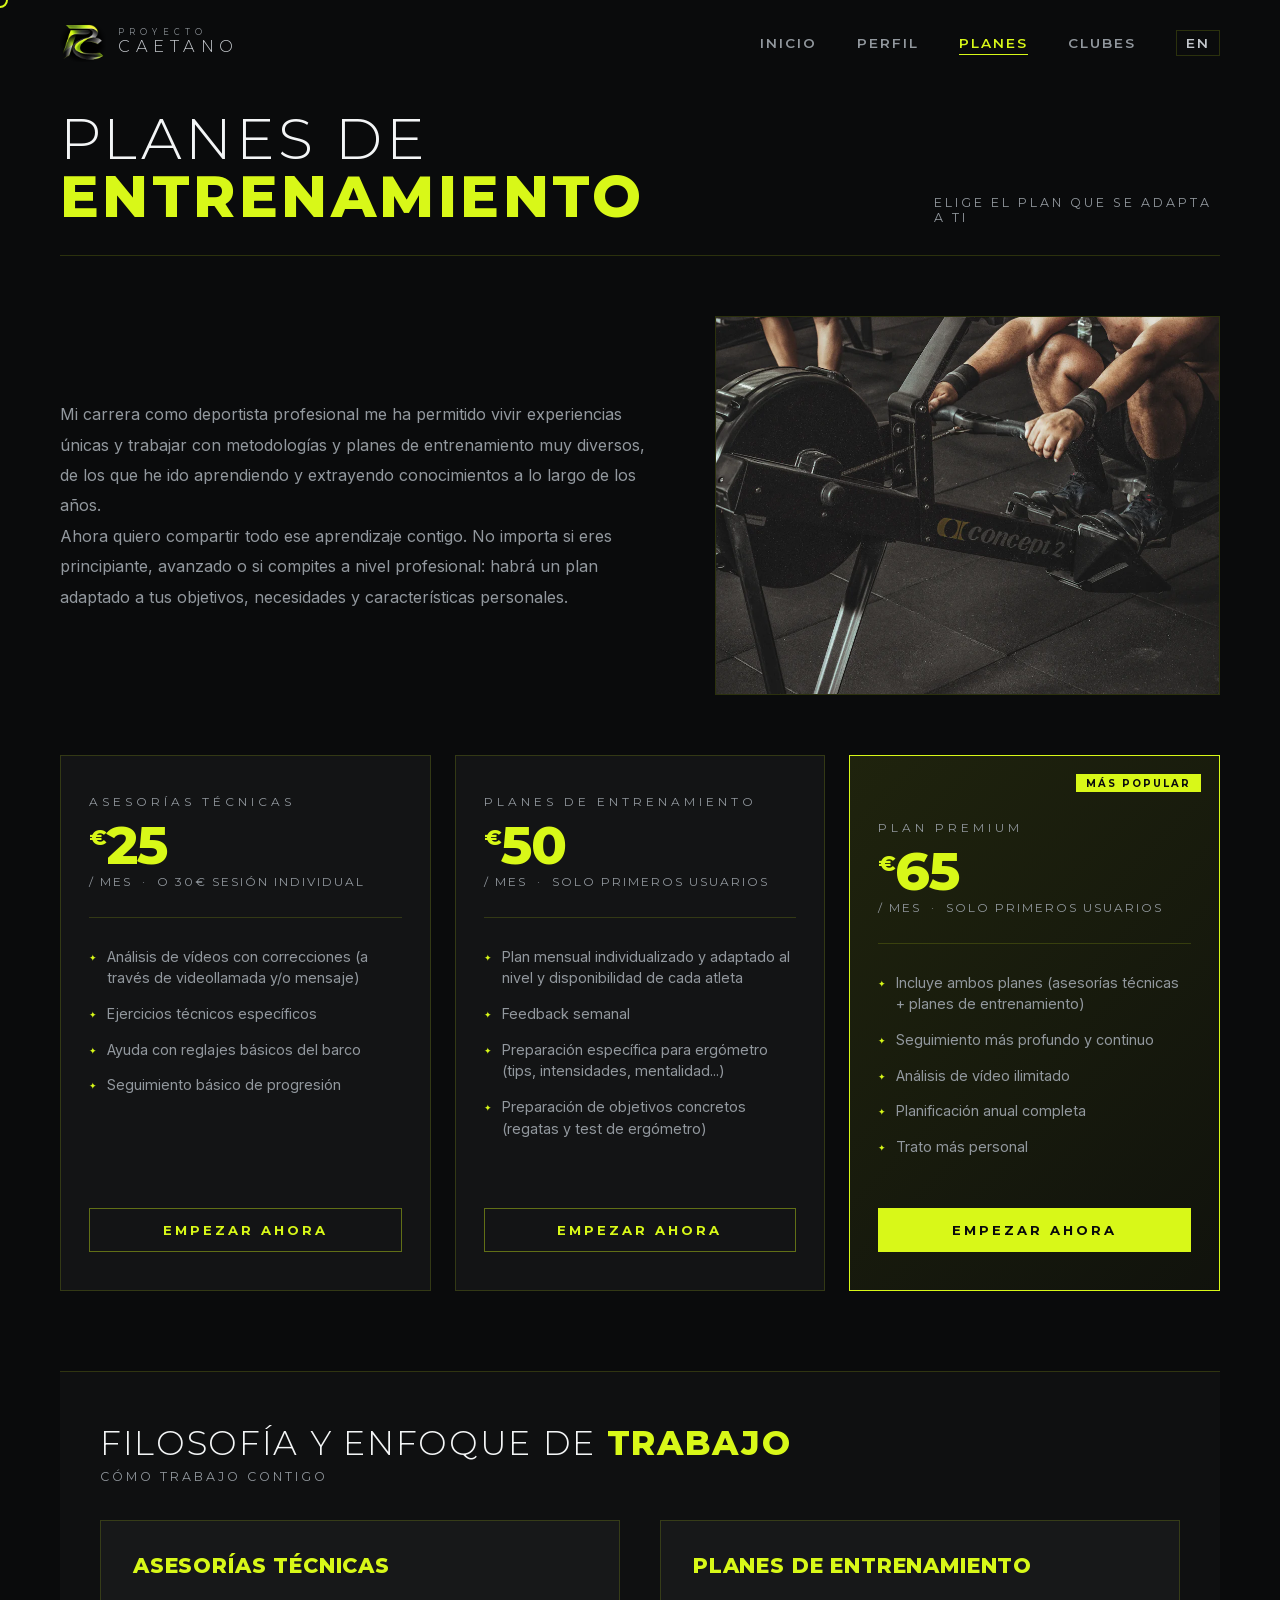
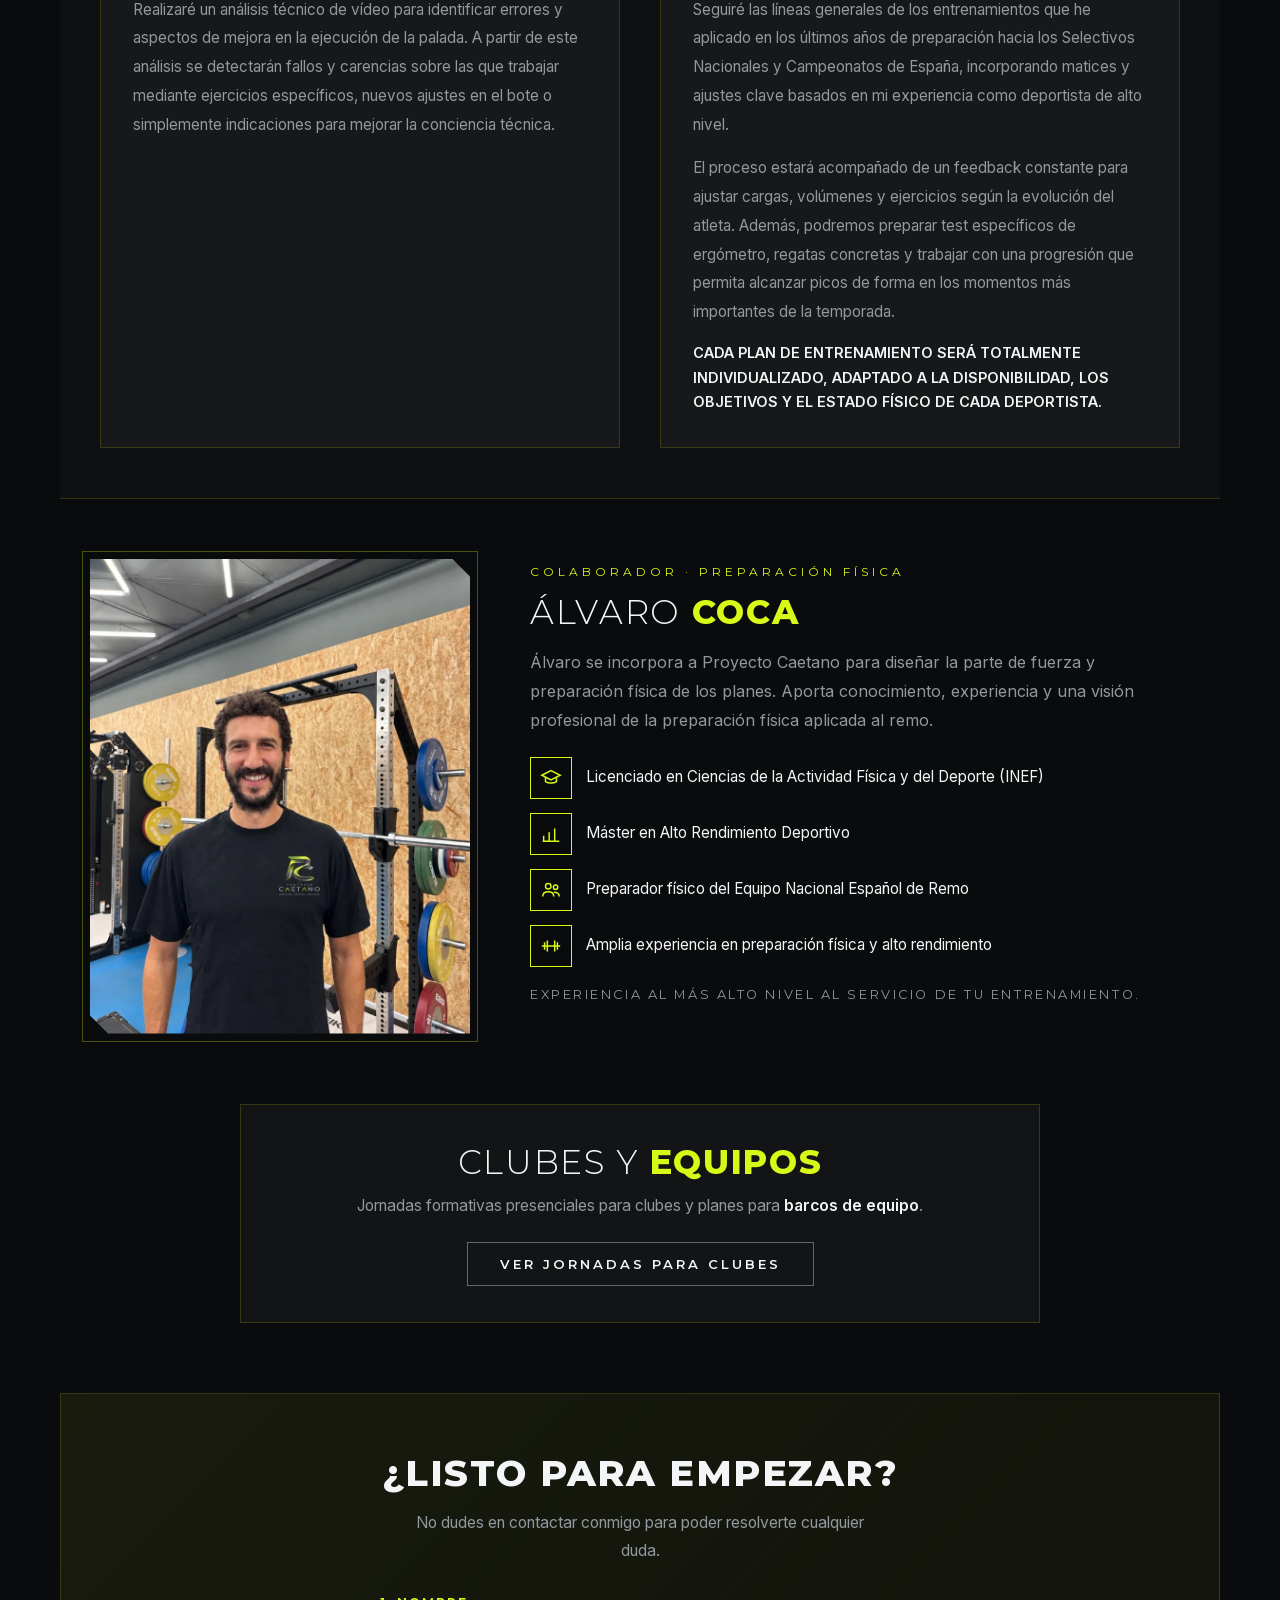
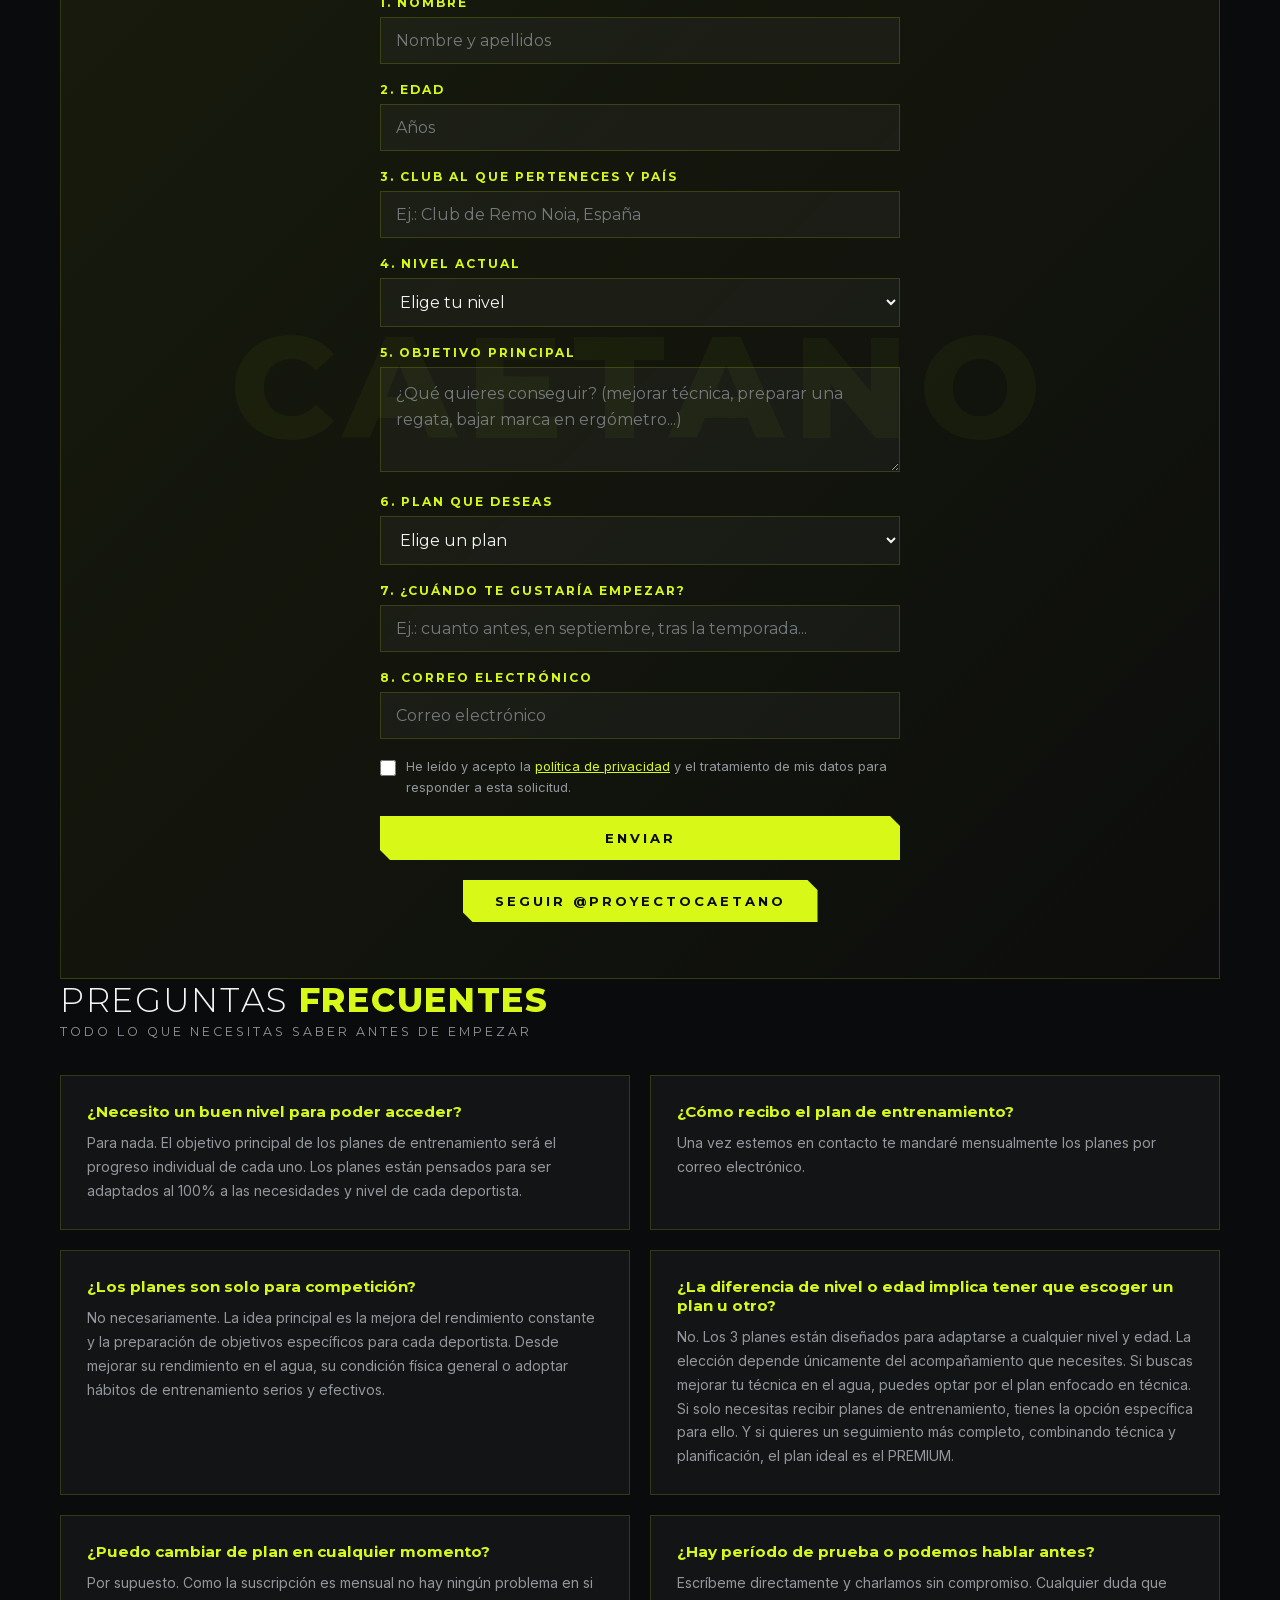
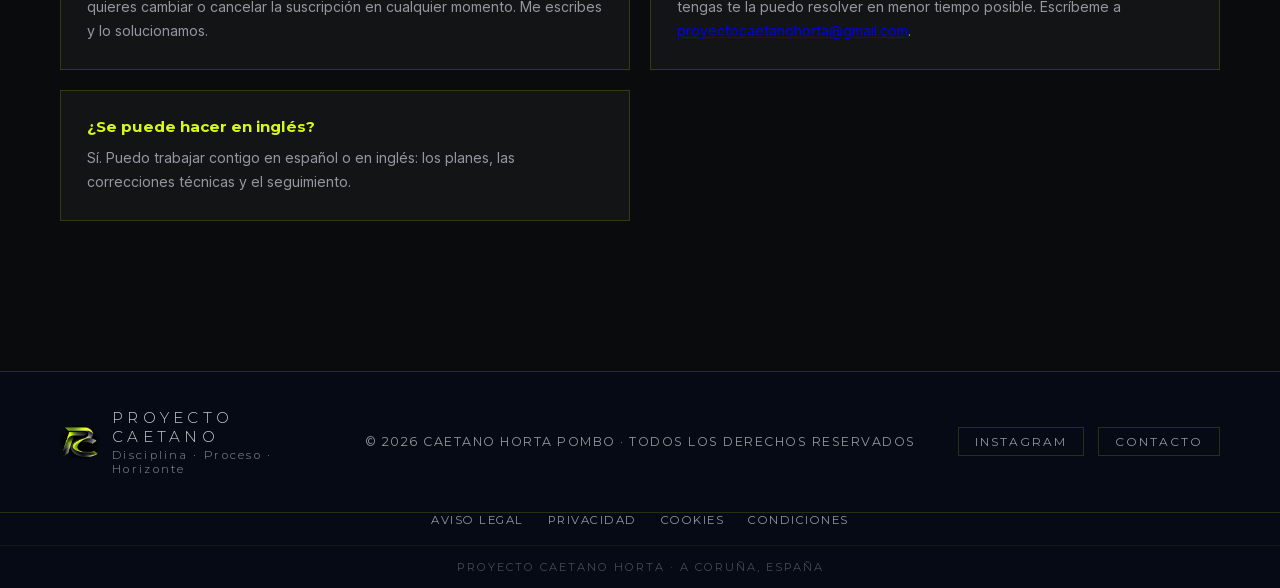
<file: planes/index.html>
<!DOCTYPE html>
<html lang="es">
<head>
<meta charset="UTF-8">
<meta name="viewport" content="width=device-width, initial-scale=1.0">
<title>Planes de entrenamiento y asesoría técnica de remo · Proyecto Caetano</title>
<meta name="description" content="Asesoría técnica desde 25 €/mes, planes de entrenamiento individualizados y plan Premium con análisis de vídeo. Para remeros de cualquier nivel.">
<link rel="canonical" href="https://proyectocaetano.com/planes/">
<link rel="alternate" hreflang="es" href="https://proyectocaetano.com/planes/">
<link rel="alternate" hreflang="en" href="https://proyectocaetano.com/en/plans/">
<link rel="alternate" hreflang="x-default" href="https://proyectocaetano.com/planes/">
<link rel="icon" type="image/png" sizes="512x512" href="/icono.png">
<link rel="icon" type="image/png" sizes="64x64" href="/img/favicon-64.png">
<link rel="apple-touch-icon" sizes="180x180" href="/img/apple-touch-icon.png">
<meta name="theme-color" content="#0a0b0c">
<meta property="og:type" content="website">
<meta property="og:locale" content="es_ES">
<meta property="og:site_name" content="Proyecto Caetano">
<meta property="og:title" content="Planes de entrenamiento y asesoría técnica de remo · Proyecto Caetano">
<meta property="og:description" content="Asesoría técnica desde 25 €/mes, planes de entrenamiento individualizados y plan Premium con análisis de vídeo. Para remeros de cualquier nivel.">
<meta property="og:url" content="https://proyectocaetano.com/planes/">
<meta property="og:image" content="https://proyectocaetano.com/img/og.jpg">
<meta property="og:image:width" content="1200">
<meta property="og:image:height" content="630">
<meta name="twitter:card" content="summary_large_image">
<meta name="twitter:image" content="https://proyectocaetano.com/img/og.jpg">
<link rel="preload" href="/assets/fonts/montserrat-latin.woff2" as="font" type="font/woff2" crossorigin>
<link rel="stylesheet" href="/assets/fonts.css">
<link rel="stylesheet" href="/assets/styles.css">
<script src="/assets/main.js" defer></script>
</head>
<body>

<div id="cursor"></div>

<!-- MENÚ MÓVIL -->
<div class="mobile-overlay" id="mobileOverlay"></div>
<div class="mobile-menu" id="mobileMenu">
  <a href="/">Inicio</a>
  <a href="/perfil/">Perfil</a>
  <a href="/planes/" class="active" aria-current="page">Planes</a>
  <a href="/clubes/">Clubes</a>
  <a class="lang-link" href="/en/plans/" hreflang="en" lang="en" aria-label="English">EN</a>
</div>

<nav id="navbar">
  <a href="/" class="logo" aria-label="Proyecto Caetano, inicio"><img src="/img/monograma.webp" alt="" width="260" height="224"><span class="logo-text"><span class="logo-small">PROYECTO</span>CAETANO</span></a>
  <ul class="nav-links">
    <li><a href="/">Inicio</a></li>
    <li><a href="/perfil/">Perfil</a></li>
    <li><a href="/planes/" class="active" aria-current="page">Planes</a></li>
    <li><a href="/clubes/">Clubes</a></li>
    <li class="lang-li"><a class="lang-link" href="/en/plans/" hreflang="en" lang="en" aria-label="English">EN</a></li>
  </ul>
  <button class="hamburger" id="hamburger" aria-label="Menú" aria-expanded="false" aria-controls="mobileMenu">
    <span></span><span></span><span></span>
  </button>
</nav>

<main>
<div id="planes" class="page active">
  <section id="planes-content">
    <div class="page-header">
      <div class="page-title">PLANES DE <span class="accent">ENTRENAMIENTO</span></div>
      <div class="page-sub">Elige el plan que se adapta a ti</div>
    </div>
    <div class="planes-top">
    <div class="planes-intro">
      <p>Mi carrera como deportista profesional me ha permitido vivir experiencias únicas y trabajar con metodologías y planes de entrenamiento muy diversos, de los que he ido aprendiendo y extrayendo conocimientos a lo largo de los años.</p>
      <p>Ahora quiero compartir todo ese aprendizaje contigo. No importa si eres principiante, avanzado o si compites a nivel profesional: habrá un plan adaptado a tus objetivos, necesidades y características personales.</p>
    </div>
    <figure class="planes-img"><img src="/img/ergometro.webp" alt="Remero entrenando en un ergómetro Concept2" width="1000" height="750" loading="lazy"></figure>
    </div>
    <div class="planes-grid">
      <div class="plan-card">
        <div class="plan-name">Asesorías Técnicas</div>
        <div class="plan-price"><sup>€</sup>25</div>
        <div class="plan-period">/ mes &nbsp;·&nbsp; o 30€ sesión individual</div>
        <div class="plan-divider"></div>
        <ul class="plan-features">
          <li>Análisis de vídeos con correcciones (a través de videollamada y/o mensaje)</li>
          <li>Ejercicios técnicos específicos</li>
          <li>Ayuda con reglajes básicos del barco</li>
          <li>Seguimiento básico de progresión</li>
        </ul>
        <a href="mailto:proyectocaetanohorta@gmail.com?subject=Quiero%20empezar%3A%20Asesor%C3%ADa%20t%C3%A9cnica&body=Hola%20Caetano%3A%0A%0AMe%20interesa%20el%20plan%20%C2%ABAsesor%C3%ADa%20t%C3%A9cnica%C2%BB.%0A%0ANombre%3A%0AEdad%3A%0AClub%20y%20pa%C3%ADs%3A%0ANivel%20actual%3A%0AObjetivo%20principal%3A%0A%C2%BFCu%C3%A1ndo%20me%20gustar%C3%ADa%20empezar%3F%3A%0A" class="plan-btn plan-btn-outline">Empezar ahora</a>
      </div>
      <div class="plan-card">
        <div class="plan-name">Planes de Entrenamiento</div>
        <div class="plan-price"><sup>€</sup>50</div>
        <div class="plan-period">/ mes &nbsp;·&nbsp; solo primeros usuarios</div>
        <div class="plan-divider"></div>
        <ul class="plan-features">
          <li>Plan mensual individualizado y adaptado al nivel y disponibilidad de cada atleta</li>
          <li>Feedback semanal</li>
          <li>Preparación específica para ergómetro (tips, intensidades, mentalidad...)</li>
          <li>Preparación de objetivos concretos (regatas y test de ergómetro)</li>
        </ul>
        <a href="mailto:proyectocaetanohorta@gmail.com?subject=Quiero%20empezar%3A%20Plan%20de%20entrenamiento&body=Hola%20Caetano%3A%0A%0AMe%20interesa%20el%20plan%20%C2%ABPlan%20de%20entrenamiento%C2%BB.%0A%0ANombre%3A%0AEdad%3A%0AClub%20y%20pa%C3%ADs%3A%0ANivel%20actual%3A%0AObjetivo%20principal%3A%0A%C2%BFCu%C3%A1ndo%20me%20gustar%C3%ADa%20empezar%3F%3A%0A" class="plan-btn plan-btn-outline">Empezar ahora</a>
      </div>
      <div class="plan-card featured">
        <div class="plan-badge">Más popular</div>
        <div class="plan-name">Plan Premium</div>
        <div class="plan-price"><sup>€</sup>65</div>
        <div class="plan-period">/ mes &nbsp;·&nbsp; solo primeros usuarios</div>
        <div class="plan-divider"></div>
        <ul class="plan-features">
          <li>Incluye ambos planes (asesorías técnicas + planes de entrenamiento)</li>
          <li>Seguimiento más profundo y continuo</li>
          <li>Análisis de vídeo ilimitado</li>
          <li>Planificación anual completa</li>
          <li>Trato más personal</li>
        </ul>
        <a href="mailto:proyectocaetanohorta@gmail.com?subject=Quiero%20empezar%3A%20Plan%20Premium&body=Hola%20Caetano%3A%0A%0AMe%20interesa%20el%20plan%20%C2%ABPlan%20Premium%C2%BB.%0A%0ANombre%3A%0AEdad%3A%0AClub%20y%20pa%C3%ADs%3A%0ANivel%20actual%3A%0AObjetivo%20principal%3A%0A%C2%BFCu%C3%A1ndo%20me%20gustar%C3%ADa%20empezar%3F%3A%0A" class="plan-btn plan-btn-filled">Empezar ahora</a>
      </div>
    </div>
<section style="margin:60px 0;padding:50px 40px;background:rgba(255,255,255,0.02);border-top:1px solid var(--border);border-bottom:1px solid var(--border);">
      <div class="section-title" style="margin-bottom:6px;">FILOSOFÍA Y ENFOQUE DE <span style="color:var(--accent)">TRABAJO</span></div>
      <div class="section-sub" style="margin-bottom:36px;">Cómo trabajo contigo</div>
      <div class="filosofia-planes-grid" style="display:grid;grid-template-columns:1fr 1fr;gap:40px;">
        <div style="background:var(--card);border:1px solid var(--border);padding:32px;">
          <div style="font-family:'Montserrat',sans-serif; font-weight:800;font-size:1.8rem;letter-spacing:2px;color:var(--accent);margin-bottom:18px;">ASESORÍAS TÉCNICAS</div>
          <p style="font-size:.95rem;color:var(--muted);line-height:1.9;">Realizaré un análisis técnico de vídeo para identificar errores y aspectos de mejora en la ejecución de la palada. A partir de este análisis se detectarán fallos y carencias sobre las que trabajar mediante ejercicios específicos, nuevos ajustes en el bote o simplemente indicaciones para mejorar la conciencia técnica.</p>
        </div>
        <div style="background:var(--card);border:1px solid var(--border);padding:32px;">
          <div style="font-family:'Montserrat',sans-serif; font-weight:800;font-size:1.8rem;letter-spacing:2px;color:var(--accent);margin-bottom:18px;">PLANES DE ENTRENAMIENTO</div>
          <p style="font-size:.95rem;color:var(--muted);line-height:1.9;margin-bottom:14px;">Seguiré las líneas generales de los entrenamientos que he aplicado en los últimos años de preparación hacia los Selectivos Nacionales y Campeonatos de España, incorporando matices y ajustes clave basados en mi experiencia como deportista de alto nivel.</p>
          <p style="font-size:.95rem;color:var(--muted);line-height:1.9;margin-bottom:14px;">El proceso estará acompañado de un feedback constante para ajustar cargas, volúmenes y ejercicios según la evolución del atleta. Además, podremos preparar test específicos de ergómetro, regatas concretas y trabajar con una progresión que permita alcanzar picos de forma en los momentos más importantes de la temporada.</p>
          <p style="font-size:.9rem;color:var(--white);line-height:1.7;font-weight:700;">CADA PLAN DE ENTRENAMIENTO SERÁ TOTALMENTE INDIVIDUALIZADO, ADAPTADO A LA DISPONIBILIDAD, LOS OBJETIVOS Y EL ESTADO FÍSICO DE CADA DEPORTISTA.</p>
        </div>
      </div>
    </section>
 
 
    <section class="colaborador" id="preparacion-fisica" aria-labelledby="colab-t">
      <figure class="colab-img"><img src="/img/alvaro-coca.webp" alt="Álvaro Coca, preparador físico, en el gimnasio" width="800" height="1000" loading="lazy"></figure>
      <div class="colab-text">
        <div class="section-eyebrow">Colaborador · Preparación física</div>
        <h2 id="colab-t" class="section-title">ÁLVARO <span class="accent">COCA</span></h2>
        <p>Álvaro se incorpora a Proyecto Caetano para diseñar la parte de fuerza y preparación física de los planes. Aporta conocimiento, experiencia y una visión profesional de la preparación física aplicada al remo.</p>
        <ul class="colab-list">
          <li><span class="colab-icon"><svg viewBox="0 0 24 24" fill="none" stroke="currentColor" stroke-width="1.6" aria-hidden="true"><path d="M2 9l10-5 10 5-10 5z"/><path d="M6 11v5c3 2 9 2 12 0v-5"/></svg></span>Licenciado en Ciencias de la Actividad Física y del Deporte (INEF)</li>
          <li><span class="colab-icon"><svg viewBox="0 0 24 24" fill="none" stroke="currentColor" stroke-width="1.6" aria-hidden="true"><path d="M4 20V14M10 20V10M16 20V6M3 20h18"/></svg></span>Máster en Alto Rendimiento Deportivo</li>
          <li><span class="colab-icon"><svg viewBox="0 0 24 24" fill="none" stroke="currentColor" stroke-width="1.6" aria-hidden="true"><circle cx="9" cy="8" r="3"/><circle cx="17" cy="9" r="2.4"/><path d="M3 19c0-3.3 2.7-5 6-5s6 1.7 6 5M15 14.5c3 0 6 1.2 6 4.5"/></svg></span>Preparador físico del Equipo Nacional Español de Remo</li>
          <li><span class="colab-icon"><svg viewBox="0 0 24 24" fill="none" stroke="currentColor" stroke-width="1.6" aria-hidden="true"><path d="M2 12h20M5 8v8M8 6v12M16 6v12M19 8v8"/></svg></span>Amplia experiencia en preparación física y alto rendimiento</li>
        </ul>
        <p class="colab-quote">Experiencia al más alto nivel al servicio de tu entrenamiento.</p>
      </div>
    </section>

    <div class="otros-servicios" style="margin-top:70px;background:var(--card);border:1px solid var(--border);padding:36px;max-width:800px;margin-left:auto;margin-right:auto;text-align:center;">
      <div class="section-title" style="margin-bottom:10px;">CLUBES Y <span style="color:var(--accent)">EQUIPOS</span></div>
      <p style="color:var(--muted);font-size:.98rem;line-height:1.8;">Jornadas formativas presenciales para clubes y planes para <strong style="color:var(--white);">barcos de equipo</strong>.</p>
      <a class="btn-outline" href="/clubes/" style="display:inline-block;margin-top:22px;">Ver jornadas para clubes</a>
    </div>
 
 
 
    <div class="cta-section" style="margin-top:70px;" id="contacto-form">
      <h2>¿LISTO PARA EMPEZAR?</h2>
      <p>No dudes en contactar conmigo para poder resolverte cualquier duda.</p>
 
      <form name="contacto" method="POST" data-netlify="true" netlify-honeypot="bot-field" id="form-contacto" class="form-contacto">
        <input type="hidden" name="form-name" value="contacto" />
        <p style="display:none;"><label>No rellenar: <input name="bot-field" /></label></p>

        <div>
          <label class="form-label" for="campo-nombre">1. Nombre</label>
          <input class="form-input" type="text" id="campo-nombre" name="nombre" placeholder="Nombre y apellidos" required>
        </div>

        <div>
          <label class="form-label" for="campo-edad">2. Edad</label>
          <input class="form-input" type="number" id="campo-edad" name="edad" min="8" max="99" step="1" inputmode="numeric" placeholder="Años" required>
        </div>

        <div>
          <label class="form-label" for="campo-club">3. Club al que perteneces y país</label>
          <input class="form-input" type="text" id="campo-club" name="club_pais" placeholder="Ej.: Club de Remo Noia, España" required>
        </div>

        <div>
          <label class="form-label" for="campo-nivel">4. Nivel actual</label>
          <select class="form-input" id="campo-nivel" name="nivel" required>
            <option value="" disabled selected>Elige tu nivel</option>
            <option value="Iniciación">Iniciación</option>
            <option value="Intermedio">Intermedio</option>
            <option value="Avanzado">Avanzado</option>
            <option value="Profesional">Profesional</option>
            <option value="Máster">Máster (veterano)</option>
          </select>
        </div>

        <div>
          <label class="form-label" for="campo-objetivo">5. Objetivo principal</label>
          <textarea class="form-input" id="campo-objetivo" name="objetivo" rows="3" placeholder="¿Qué quieres conseguir? (mejorar técnica, preparar una regata, bajar marca en ergómetro...)" required></textarea>
        </div>

        <div>
          <label class="form-label" for="campo-plan">6. Plan que deseas</label>
          <select class="form-input" id="campo-plan" name="plan" required>
            <option value="" disabled selected>Elige un plan</option>
            <option value="Asesoría Técnica">Asesorías Técnicas</option>
            <option value="Plan de Entrenamiento">Planes de Entrenamiento</option>
            <option value="Plan Premium">Plan Premium</option>
          </select>
        </div>

        <div>
          <label class="form-label" for="campo-inicio">7. ¿Cuándo te gustaría empezar?</label>
          <input class="form-input" type="text" id="campo-inicio" name="inicio" placeholder="Ej.: cuanto antes, en septiembre, tras la temporada..." required>
        </div>

        <div>
          <label class="form-label" for="campo-email">8. Correo electrónico</label>
          <input class="form-input" type="email" id="campo-email" name="email" placeholder="Correo electrónico" required>
        </div>

        <label class="form-consent">
          <input type="checkbox" name="consentimiento" value="Sí" required>
          <span>He leído y acepto la <a href="/privacidad/">política de privacidad</a> y el tratamiento de mis datos para responder a esta solicitud.</span>
        </label>

        <div class="form-error" id="form-error">No se ha podido enviar la solicitud. Inténtalo de nuevo en unos minutos o escríbeme a <a href="mailto:proyectocaetanohorta@gmail.com">proyectocaetanohorta@gmail.com</a>.</div>

        <button type="submit" id="btn-enviar" class="btn-primary" style="border:none;cursor:pointer;font-family:'Montserrat',sans-serif;font-weight:700;letter-spacing:3px;text-transform:uppercase;font-size:.82rem;padding:14px;">
          Enviar
        </button>
      </form>

      <div class="form-gracias" id="form-gracias">
        <div class="gracias-icon">✔</div>
        <p>¡Gracias por tu interés! Tu solicitud ha sido enviada. Me pondré en contacto contigo en las próximas horas.</p>
      </div>
 
      <br>
      <a href="https://instagram.com/proyectocaetano" target="_blank" rel="noopener" class="btn-primary" style="display:inline-block;text-decoration:none;font-family:'Montserrat',sans-serif;font-weight:700;letter-spacing:3px;text-transform:uppercase;font-size:.82rem;">Seguir @proyectocaetano</a>
    </div>
 

 
    <div class="section-title">PREGUNTAS <span style="color:var(--accent)">FRECUENTES</span></div>
    <div class="section-sub">Todo lo que necesitas saber antes de empezar</div>
    <div class="faq-grid">
      <div class="faq-item"><div class="faq-q">¿Necesito un buen nivel para poder acceder?</div><div class="faq-a">Para nada. El objetivo principal de los planes de entrenamiento será el progreso individual de cada uno. Los planes están pensados para ser adaptados al 100% a las necesidades y nivel de cada deportista.</div></div>
      <div class="faq-item"><div class="faq-q">¿Cómo recibo el plan de entrenamiento?</div><div class="faq-a">Una vez estemos en contacto te mandaré mensualmente los planes por correo electrónico.</div></div>
      <div class="faq-item"><div class="faq-q">¿Los planes son solo para competición?</div><div class="faq-a">No necesariamente. La idea principal es la mejora del rendimiento constante y la preparación de objetivos específicos para cada deportista. Desde mejorar su rendimiento en el agua, su condición física general o adoptar hábitos de entrenamiento serios y efectivos.</div></div>
      <div class="faq-item"><div class="faq-q">¿La diferencia de nivel o edad implica tener que escoger un plan u otro?</div><div class="faq-a">No. Los 3 planes están diseñados para adaptarse a cualquier nivel y edad. La elección depende únicamente del acompañamiento que necesites. Si buscas mejorar tu técnica en el agua, puedes optar por el plan enfocado en técnica. Si solo necesitas recibir planes de entrenamiento, tienes la opción específica para ello. Y si quieres un seguimiento más completo, combinando técnica y planificación, el plan ideal es el PREMIUM.</div></div>
      <div class="faq-item"><div class="faq-q">¿Puedo cambiar de plan en cualquier momento?</div><div class="faq-a">Por supuesto. Como la suscripción es mensual no hay ningún problema en si quieres cambiar o cancelar la suscripción en cualquier momento. Me escribes y lo solucionamos.</div></div>
      <div class="faq-item"><div class="faq-q">¿Hay período de prueba o podemos hablar antes?</div><div class="faq-a">Escríbeme directamente y charlamos sin compromiso. Cualquier duda que tengas te la puedo resolver en menor tiempo posible. Escríbeme a <a href="mailto:proyectocaetanohorta@gmail.com">proyectocaetanohorta@gmail.com</a>.</div></div>
      <div class="faq-item"><div class="faq-q">¿Se puede hacer en inglés?</div><div class="faq-a">Sí. Puedo trabajar contigo en español o en inglés: los planes, las correcciones técnicas y el seguimiento.</div></div>
    </div>
 
 
  </section>
 
 
</div>
</main>

<footer>
  <div class="footer-inner">
    <div class="footer-logo"><img src="/img/monograma.webp" alt="" width="260" height="224" loading="lazy"><div>PROYECTO CAETANO<span>Disciplina · Proceso · Horizonte</span></div></div>
    <div class="footer-copy">© 2026 Caetano Horta Pombo · Todos los derechos reservados</div>
    <div class="footer-social">
      <a href="https://instagram.com/proyectocaetano" target="_blank" rel="noopener">Instagram</a>
      <a href="mailto:proyectocaetanohorta@gmail.com">Contacto</a>
    </div>
  </div>
  <div class="footer-legal">
    <a href="/aviso-legal/">Aviso legal</a>
    <a href="/privacidad/">Privacidad</a>
    <a href="/cookies/">Cookies</a>
    <a href="/condiciones/">Condiciones</a>
  </div>
  <div class="footer-bottom">Proyecto Caetano Horta · A Coruña, España</div>
</footer>
</body>
</html>
</file>
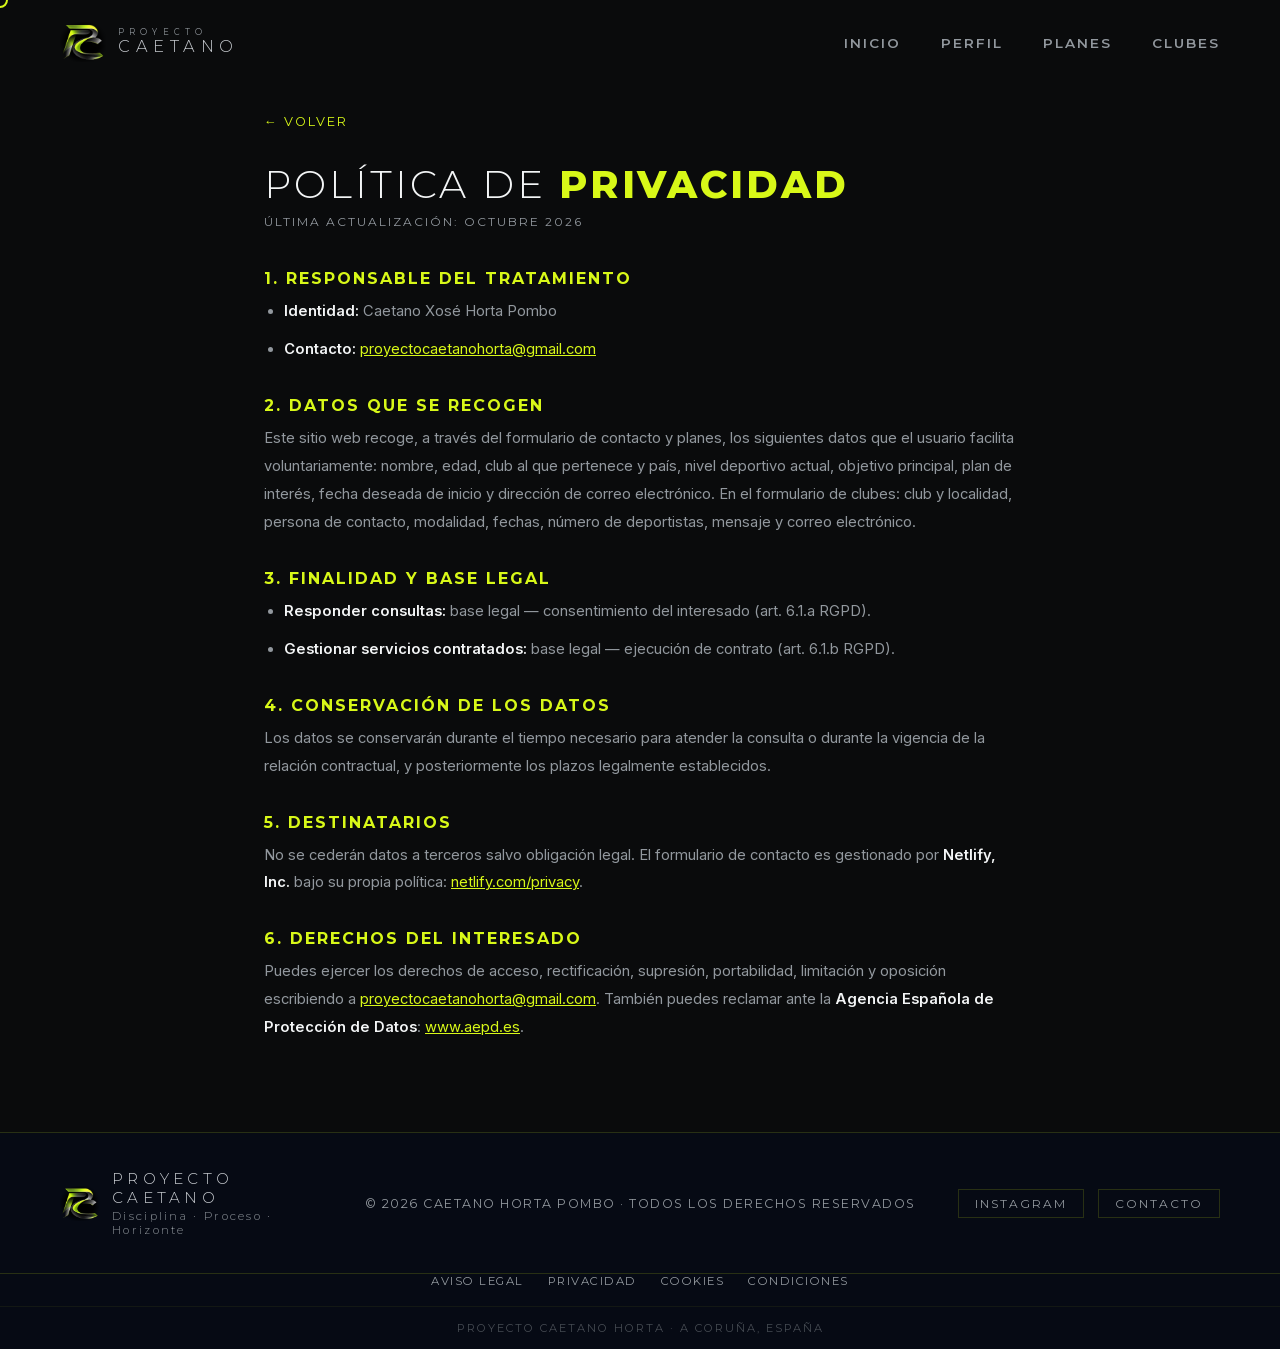
<file: privacidad/index.html>
<!DOCTYPE html>
<html lang="es">
<head>
<meta charset="UTF-8">
<meta name="viewport" content="width=device-width, initial-scale=1.0">
<title>Política de privacidad · Proyecto Caetano</title>
<meta name="description" content="Política de privacidad de proyectocaetano.com.">
<meta name="robots" content="noindex">
<link rel="canonical" href="https://proyectocaetano.com/privacidad/">
<link rel="icon" type="image/png" sizes="512x512" href="/icono.png">
<link rel="icon" type="image/png" sizes="64x64" href="/img/favicon-64.png">
<link rel="apple-touch-icon" sizes="180x180" href="/img/apple-touch-icon.png">
<meta name="theme-color" content="#0a0b0c">
<meta property="og:type" content="website">
<meta property="og:locale" content="es_ES">
<meta property="og:site_name" content="Proyecto Caetano">
<meta property="og:title" content="Política de privacidad · Proyecto Caetano">
<meta property="og:description" content="Política de privacidad de proyectocaetano.com.">
<meta property="og:url" content="https://proyectocaetano.com/privacidad/">
<meta property="og:image" content="https://proyectocaetano.com/img/og.jpg">
<meta property="og:image:width" content="1200">
<meta property="og:image:height" content="630">
<meta name="twitter:card" content="summary_large_image">
<meta name="twitter:image" content="https://proyectocaetano.com/img/og.jpg">
<link rel="preload" href="/assets/fonts/montserrat-latin.woff2" as="font" type="font/woff2" crossorigin>
<link rel="stylesheet" href="/assets/fonts.css">
<link rel="stylesheet" href="/assets/styles.css">
<script src="/assets/main.js" defer></script>
</head>
<body>

<div id="cursor"></div>

<!-- MENÚ MÓVIL -->
<div class="mobile-overlay" id="mobileOverlay"></div>
<div class="mobile-menu" id="mobileMenu">
  <a href="/">Inicio</a>
  <a href="/perfil/">Perfil</a>
  <a href="/planes/">Planes</a>
  <a href="/clubes/">Clubes</a>
</div>

<nav id="navbar">
  <a href="/" class="logo" aria-label="Proyecto Caetano, inicio"><img src="/img/monograma.webp" alt="" width="260" height="224"><span class="logo-text"><span class="logo-small">PROYECTO</span>CAETANO</span></a>
  <ul class="nav-links">
    <li><a href="/">Inicio</a></li>
    <li><a href="/perfil/">Perfil</a></li>
    <li><a href="/planes/">Planes</a></li>
    <li><a href="/clubes/">Clubes</a></li>
  </ul>
  <button class="hamburger" id="hamburger" aria-label="Menú" aria-expanded="false" aria-controls="mobileMenu">
    <span></span><span></span><span></span>
  </button>
</nav>

<main>
<div id="privacidad" class="page active">
  <div class="legal-page">
    <a class="legal-back" href="/">← Volver</a>
    <h1>POLÍTICA DE <span class="accent">PRIVACIDAD</span></h1>
    <div class="legal-date" data-nosnippet>Última actualización: octubre 2026</div>
    <h2>1. Responsable del tratamiento</h2>
    <ul>
      <li><strong style="color:var(--white)">Identidad:</strong> Caetano Xosé Horta Pombo</li>
      <li><strong style="color:var(--white)">Contacto:</strong> <a href="mailto:proyectocaetanohorta@gmail.com">proyectocaetanohorta@gmail.com</a></li>
    </ul>
    <h2>2. Datos que se recogen</h2>
    <p>Este sitio web recoge, a través del formulario de contacto y planes, los siguientes datos que el usuario facilita voluntariamente: nombre, edad, club al que pertenece y país, nivel deportivo actual, objetivo principal, plan de interés, fecha deseada de inicio y dirección de correo electrónico. En el formulario de clubes: club y localidad, persona de contacto, modalidad, fechas, número de deportistas, mensaje y correo electrónico.</p>
    <h2>3. Finalidad y base legal</h2>
    <ul>
      <li><strong style="color:var(--white)">Responder consultas:</strong> base legal — consentimiento del interesado (art. 6.1.a RGPD).</li>
      <li><strong style="color:var(--white)">Gestionar servicios contratados:</strong> base legal — ejecución de contrato (art. 6.1.b RGPD).</li>
    </ul>
    <h2>4. Conservación de los datos</h2>
    <p>Los datos se conservarán durante el tiempo necesario para atender la consulta o durante la vigencia de la relación contractual, y posteriormente los plazos legalmente establecidos.</p>
    <h2>5. Destinatarios</h2>
    <p>No se cederán datos a terceros salvo obligación legal. El formulario de contacto es gestionado por <strong style="color:var(--white)">Netlify, Inc.</strong> bajo su propia política: <a href="https://www.netlify.com/privacy/" target="_blank">netlify.com/privacy</a>.</p>
    <h2>6. Derechos del interesado</h2>
    <p>Puedes ejercer los derechos de acceso, rectificación, supresión, portabilidad, limitación y oposición escribiendo a <a href="mailto:proyectocaetanohorta@gmail.com">proyectocaetanohorta@gmail.com</a>. También puedes reclamar ante la <strong style="color:var(--white)">Agencia Española de Protección de Datos</strong>: <a href="https://www.aepd.es" target="_blank">www.aepd.es</a>.</p>
  </div>
</div>
</main>

<footer>
  <div class="footer-inner">
    <div class="footer-logo"><img src="/img/monograma.webp" alt="" width="260" height="224" loading="lazy"><div>PROYECTO CAETANO<span>Disciplina · Proceso · Horizonte</span></div></div>
    <div class="footer-copy">© 2026 Caetano Horta Pombo · Todos los derechos reservados</div>
    <div class="footer-social">
      <a href="https://instagram.com/proyectocaetano" target="_blank" rel="noopener">Instagram</a>
      <a href="mailto:proyectocaetanohorta@gmail.com">Contacto</a>
    </div>
  </div>
  <div class="footer-legal">
    <a href="/aviso-legal/">Aviso legal</a>
    <a href="/privacidad/">Privacidad</a>
    <a href="/cookies/">Cookies</a>
    <a href="/condiciones/">Condiciones</a>
  </div>
  <div class="footer-bottom">Proyecto Caetano Horta · A Coruña, España</div>
</footer>
</body>
</html>
</file>
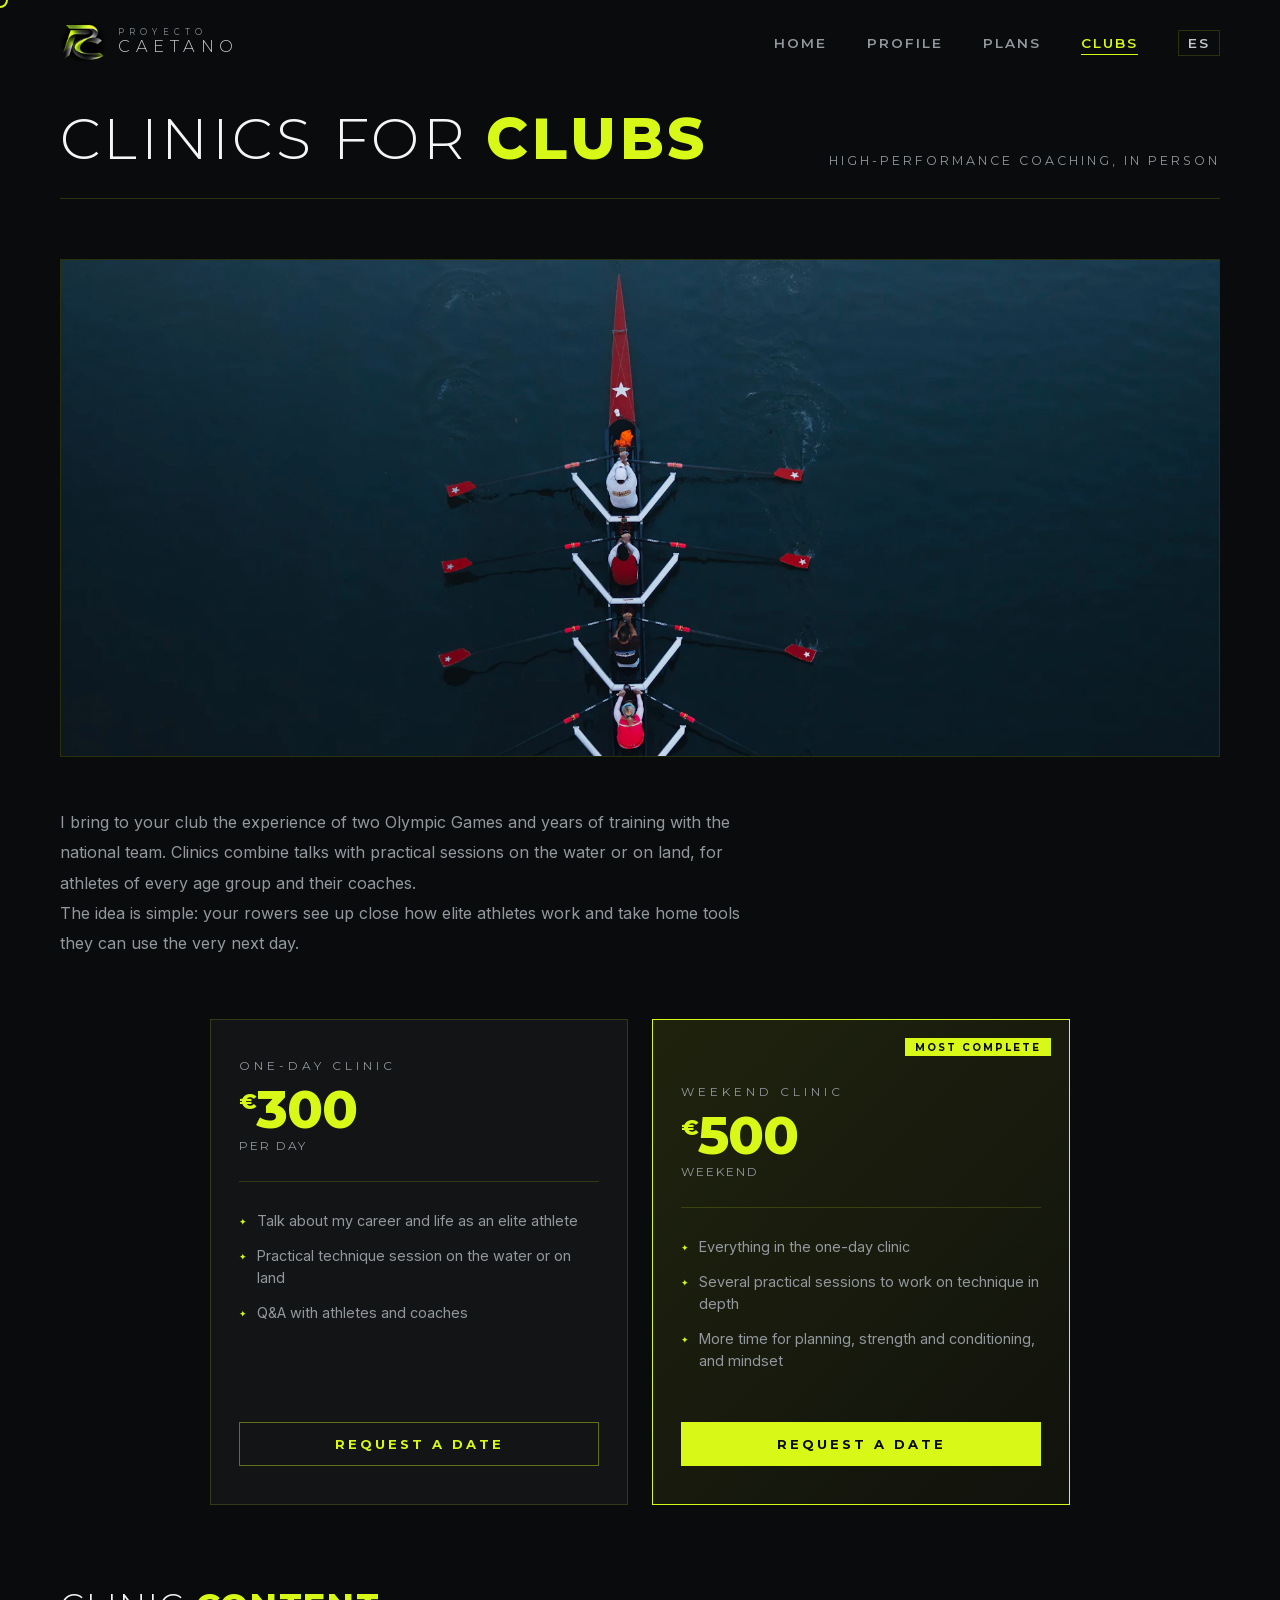
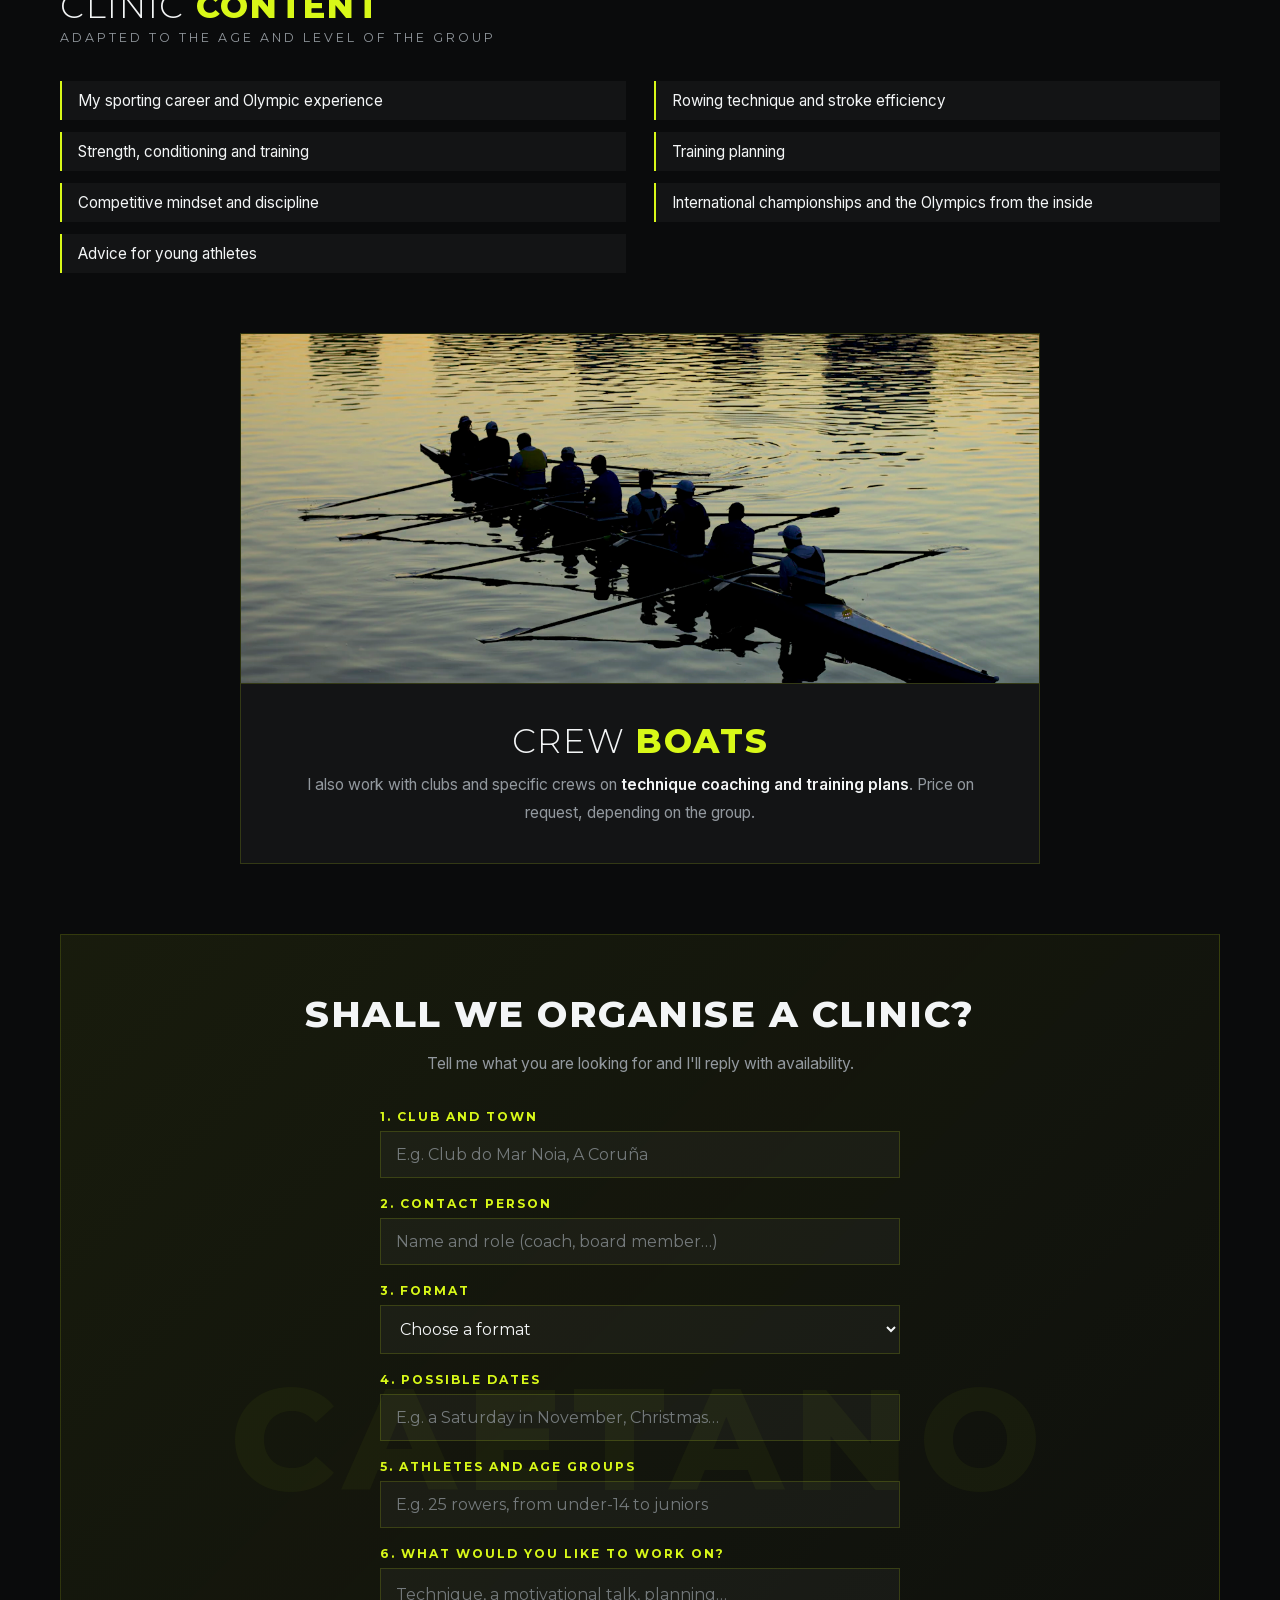
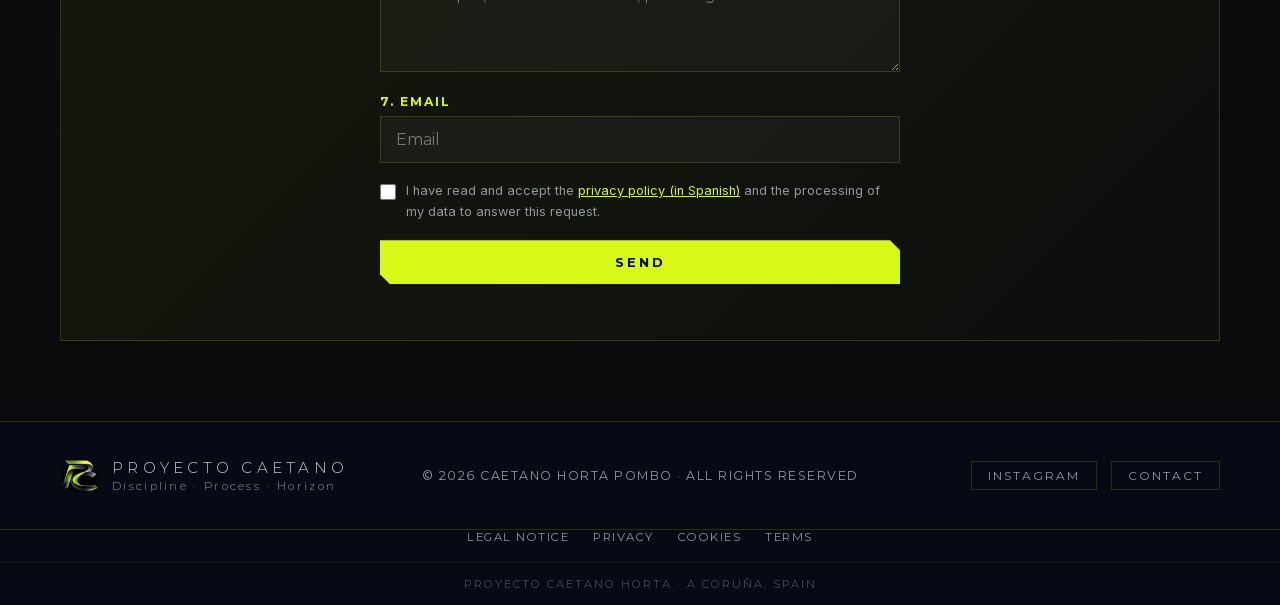
<file: en/clubs/index.html>
<!DOCTYPE html>
<html lang="en">
<head>
<meta charset="UTF-8">
<meta name="viewport" content="width=device-width, initial-scale=1.0">
<title>Rowing club clinics · Proyecto Caetano</title>
<meta name="description" content="In-person clinics for rowing clubs with an Olympic rower: technique, training, planning and competitive mindset.">
<link rel="canonical" href="https://proyectocaetano.com/en/clubs/">
<link rel="alternate" hreflang="es" href="https://proyectocaetano.com/clubes/">
<link rel="alternate" hreflang="en" href="https://proyectocaetano.com/en/clubs/">
<link rel="alternate" hreflang="x-default" href="https://proyectocaetano.com/clubes/">
<link rel="icon" type="image/png" sizes="512x512" href="/icono.png">
<link rel="icon" type="image/png" sizes="64x64" href="/img/favicon-64.png">
<link rel="apple-touch-icon" sizes="180x180" href="/img/apple-touch-icon.png">
<meta name="theme-color" content="#0a0b0c">
<meta property="og:type" content="website">
<meta property="og:locale" content="en_GB">
<meta property="og:site_name" content="Proyecto Caetano">
<meta property="og:title" content="Rowing club clinics · Proyecto Caetano">
<meta property="og:description" content="In-person clinics for rowing clubs with an Olympic rower: technique, training, planning and competitive mindset.">
<meta property="og:url" content="https://proyectocaetano.com/en/clubs/">
<meta property="og:image" content="https://proyectocaetano.com/img/og.jpg">
<meta property="og:image:width" content="1200">
<meta property="og:image:height" content="630">
<meta name="twitter:card" content="summary_large_image">
<meta name="twitter:image" content="https://proyectocaetano.com/img/og.jpg">
<link rel="preload" href="/assets/fonts/montserrat-latin.woff2" as="font" type="font/woff2" crossorigin>
<link rel="stylesheet" href="/assets/fonts.css">
<link rel="stylesheet" href="/assets/styles.css">
<script src="/assets/main.js" defer></script>
</head>
<body>

<div id="cursor"></div>

<!-- MENÚ MÓVIL -->
<div class="mobile-overlay" id="mobileOverlay"></div>
<div class="mobile-menu" id="mobileMenu">
  <a href="/en/">Home</a>
  <a href="/en/profile/">Profile</a>
  <a href="/en/plans/">Plans</a>
  <a href="/en/clubs/" class="active" aria-current="page">Clubs</a>
  <a class="lang-link" href="/clubes/" hreflang="es" lang="es" aria-label="Español">ES</a>
</div>

<nav id="navbar">
  <a href="/en/" class="logo" aria-label="Proyecto Caetano, home"><img src="/img/monograma.webp" alt="" width="260" height="224"><span class="logo-text"><span class="logo-small">PROYECTO</span>CAETANO</span></a>
  <ul class="nav-links">
    <li><a href="/en/">Home</a></li>
    <li><a href="/en/profile/">Profile</a></li>
    <li><a href="/en/plans/">Plans</a></li>
    <li><a href="/en/clubs/" class="active" aria-current="page">Clubs</a></li>
    <li class="lang-li"><a class="lang-link" href="/clubes/" hreflang="es" lang="es" aria-label="Español">ES</a></li>
  </ul>
  <button class="hamburger" id="hamburger" aria-label="Menu" aria-expanded="false" aria-controls="mobileMenu">
    <span></span><span></span><span></span>
  </button>
</nav>

<main>
<div id="clubes" class="page active">
  <section id="clubes-content">
    <div class="page-header">
      <div class="page-title">CLINICS FOR <span class="accent">CLUBS</span></div>
      <div class="page-sub">High-performance coaching, in person</div>
    </div>
    <figure class="clubes-hero"><img src="/img/clubes.webp" alt="Aerial view of a rowing four on dark water" width="1800" height="771"></figure>
    <div class="planes-intro">
      <p>I bring to your club the experience of two Olympic Games and years of training with the national team. Clinics combine talks with practical sessions on the water or on land, for athletes of every age group and their coaches.</p>
      <p>The idea is simple: your rowers see up close how elite athletes work and take home tools they can use the very next day.</p>
    </div>

    <div class="planes-grid clubes-grid">
      <div class="plan-card">
        <div class="plan-name">One-day clinic</div>
        <div class="plan-price"><sup>€</sup>300</div>
        <div class="plan-period">per day</div>
        <div class="plan-divider"></div>
        <ul class="plan-features">
          <li>Talk about my career and life as an elite athlete</li>
          <li>Practical technique session on the water or on land</li>
          <li>Q&amp;A with athletes and coaches</li>
        </ul>
        <a href="#contacto-clubes" data-modalidad="Jornada de un día" class="plan-btn plan-btn-outline">Request a date</a>
      </div>
      <div class="plan-card featured">
        <div class="plan-badge">Most complete</div>
        <div class="plan-name">Weekend clinic</div>
        <div class="plan-price"><sup>€</sup>500</div>
        <div class="plan-period">weekend</div>
        <div class="plan-divider"></div>
        <ul class="plan-features">
          <li>Everything in the one-day clinic</li>
          <li>Several practical sessions to work on technique in depth</li>
          <li>More time for planning, strength and conditioning, and mindset</li>
        </ul>
        <a href="#contacto-clubes" data-modalidad="Jornada de fin de semana" class="plan-btn plan-btn-filled">Request a date</a>
      </div>
    </div>

    <section class="clubes-temas">
      <div class="section-title">CLINIC <span style="color:var(--accent)">CONTENT</span></div>
      <div class="section-sub">Adapted to the age and level of the group</div>
      <ul class="temas-grid">
        <li>My sporting career and Olympic experience</li>
        <li>Rowing technique and stroke efficiency</li>
        <li>Strength, conditioning and training</li>
        <li>Training planning</li>
        <li>Competitive mindset and discipline</li>
        <li>International championships and the Olympics from the inside</li>
        <li>Advice for young athletes</li>
      </ul>
    </section>

    <figure class="equipo-img"><img src="/img/equipo.webp" alt="Rowing eight at sunset" width="1200" height="675" loading="lazy"></figure>
    <div class="otros-servicios" style="margin-top:0;background:var(--card);border:1px solid var(--border);padding:36px;max-width:800px;margin-left:auto;margin-right:auto;text-align:center;">
      <div class="section-title" style="margin-bottom:10px;">CREW <span style="color:var(--accent)">BOATS</span></div>
      <p style="color:var(--muted);font-size:.98rem;line-height:1.8;">I also work with clubs and specific crews on <strong style="color:var(--white);">technique coaching and training plans</strong>. Price on request, depending on the group.</p>
    </div>

    <div class="cta-section" style="margin-top:70px;" id="contacto-clubes">
      <h2>SHALL WE ORGANISE A CLINIC?</h2>
      <p>Tell me what you are looking for and I'll reply with availability.</p>

      <form name="clubes" method="POST" data-netlify="true" netlify-honeypot="bot-field" class="form-contacto">
        <input type="hidden" name="form-name" value="clubes" />
        <p style="display:none;"><label>Leave empty: <input name="bot-field" /></label></p>

        <div>
          <label class="form-label" for="club-nombre">1. Club and town</label>
          <input class="form-input" type="text" id="club-nombre" name="club" placeholder="E.g. Club do Mar Noia, A Coruña" required>
        </div>
        <div>
          <label class="form-label" for="club-contacto">2. Contact person</label>
          <input class="form-input" type="text" id="club-contacto" name="contacto" placeholder="Name and role (coach, board member…)" required>
        </div>
        <div>
          <label class="form-label" for="club-modalidad">3. Format</label>
          <select class="form-input" id="club-modalidad" name="modalidad" required>
            <option value="" disabled selected>Choose a format</option>
            <option value="Jornada de un día">One-day clinic · €300</option>
            <option value="Jornada de fin de semana">Weekend clinic · €500</option>
            <option value="Asesoría o planes para un barco de equipo">Coaching or plans for a crew</option>
          </select>
        </div>
        <div>
          <label class="form-label" for="club-fechas">4. Possible dates</label>
          <input class="form-input" type="text" id="club-fechas" name="fechas" placeholder="E.g. a Saturday in November, Christmas…" required>
        </div>
        <div>
          <label class="form-label" for="club-grupo">5. Athletes and age groups</label>
          <input class="form-input" type="text" id="club-grupo" name="grupo" placeholder="E.g. 25 rowers, from under-14 to juniors">
        </div>
        <div>
          <label class="form-label" for="club-mensaje">6. What would you like to work on?</label>
          <textarea class="form-input" id="club-mensaje" name="mensaje" rows="3" placeholder="Technique, a motivational talk, planning…"></textarea>
        </div>
        <div>
          <label class="form-label" for="club-email">7. Email</label>
          <input class="form-input" type="email" id="club-email" name="email" placeholder="Email" required>
        </div>
        <label class="form-consent">
          <input type="checkbox" name="consentimiento" value="Sí" required>
          <span>I have read and accept the <a href="/privacidad/">privacy policy (in Spanish)</a> and the processing of my data to answer this request.</span>
        </label>
        <div class="form-error">Your request could not be sent. Please try again in a few minutes or email me at <a href="mailto:proyectocaetanohorta@gmail.com">proyectocaetanohorta@gmail.com</a>.</div>
        <button type="submit" class="btn-primary form-submit">Send</button>
      </form>

      <div class="form-gracias">
        <div class="gracias-icon">✔</div>
        <p>Thank you! I've received your request and will get back to you as soon as possible.</p>
      </div>
    </div>
  </section>
</div>
</main>

<footer>
  <div class="footer-inner">
    <div class="footer-logo"><img src="/img/monograma.webp" alt="" width="260" height="224" loading="lazy"><div>PROYECTO CAETANO<span>Discipline · Process · Horizon</span></div></div>
    <div class="footer-copy">© 2026 Caetano Horta Pombo · All rights reserved</div>
    <div class="footer-social">
      <a href="https://instagram.com/proyectocaetano" target="_blank" rel="noopener">Instagram</a>
      <a href="mailto:proyectocaetanohorta@gmail.com">Contact</a>
    </div>
  </div>
  <div class="footer-legal">
    <a href="/aviso-legal/">Legal notice</a>
    <a href="/privacidad/">Privacy</a>
    <a href="/cookies/">Cookies</a>
    <a href="/condiciones/">Terms</a>
  </div>
  <div class="footer-bottom">Proyecto Caetano Horta · A Coruña, Spain</div>
</footer>
</body>
</html>
</file>
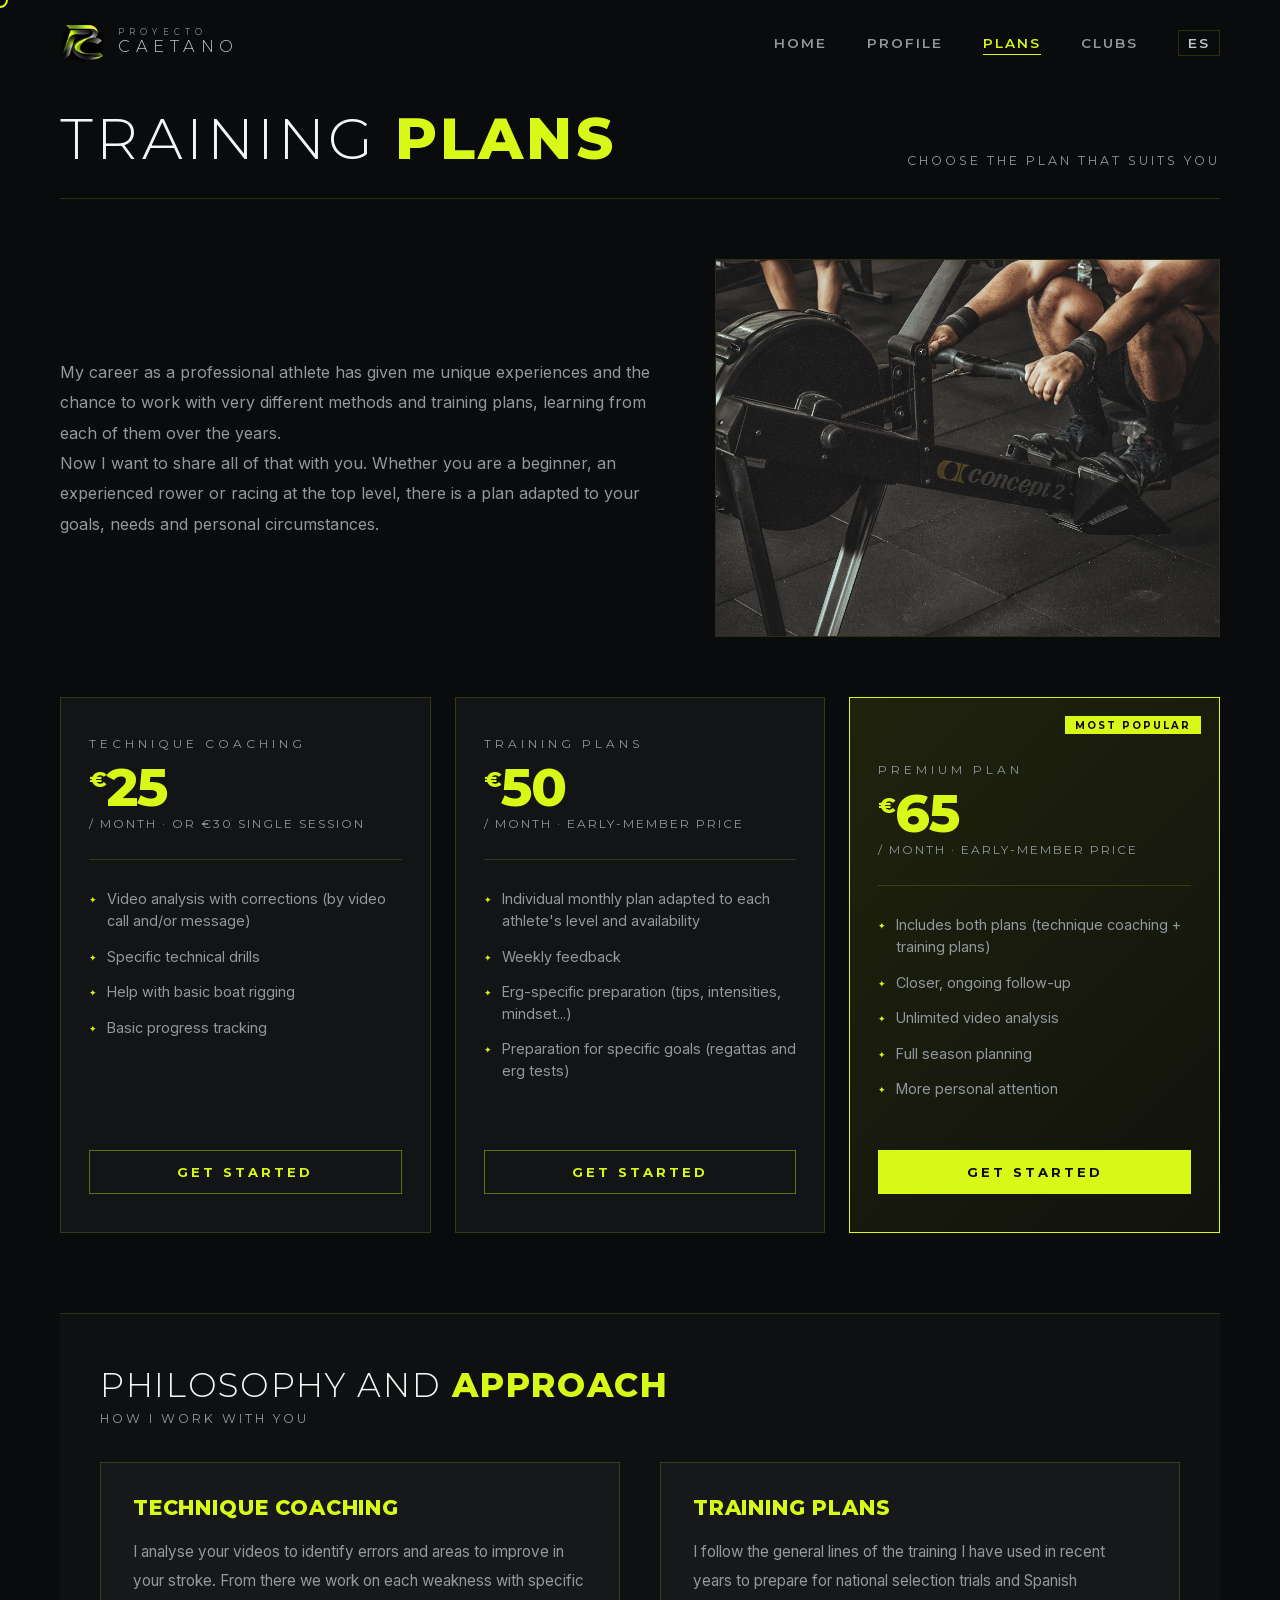
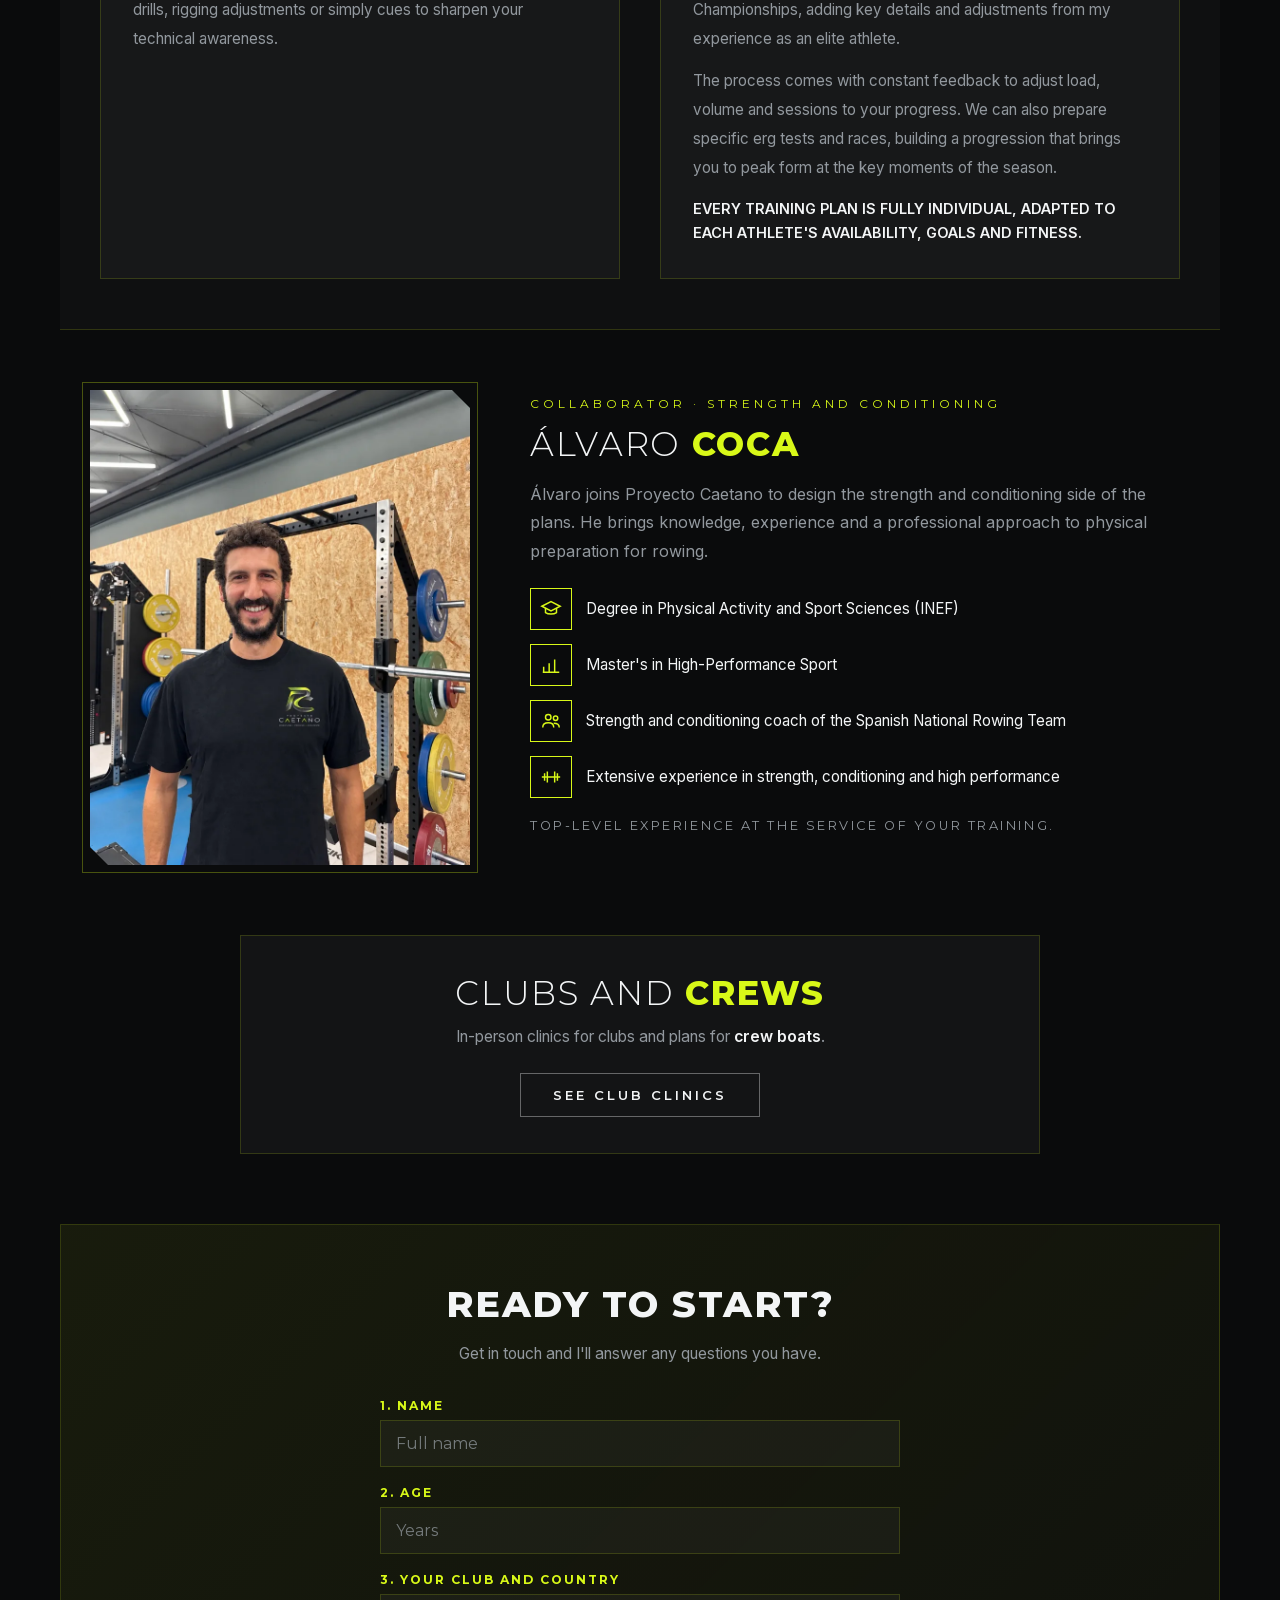
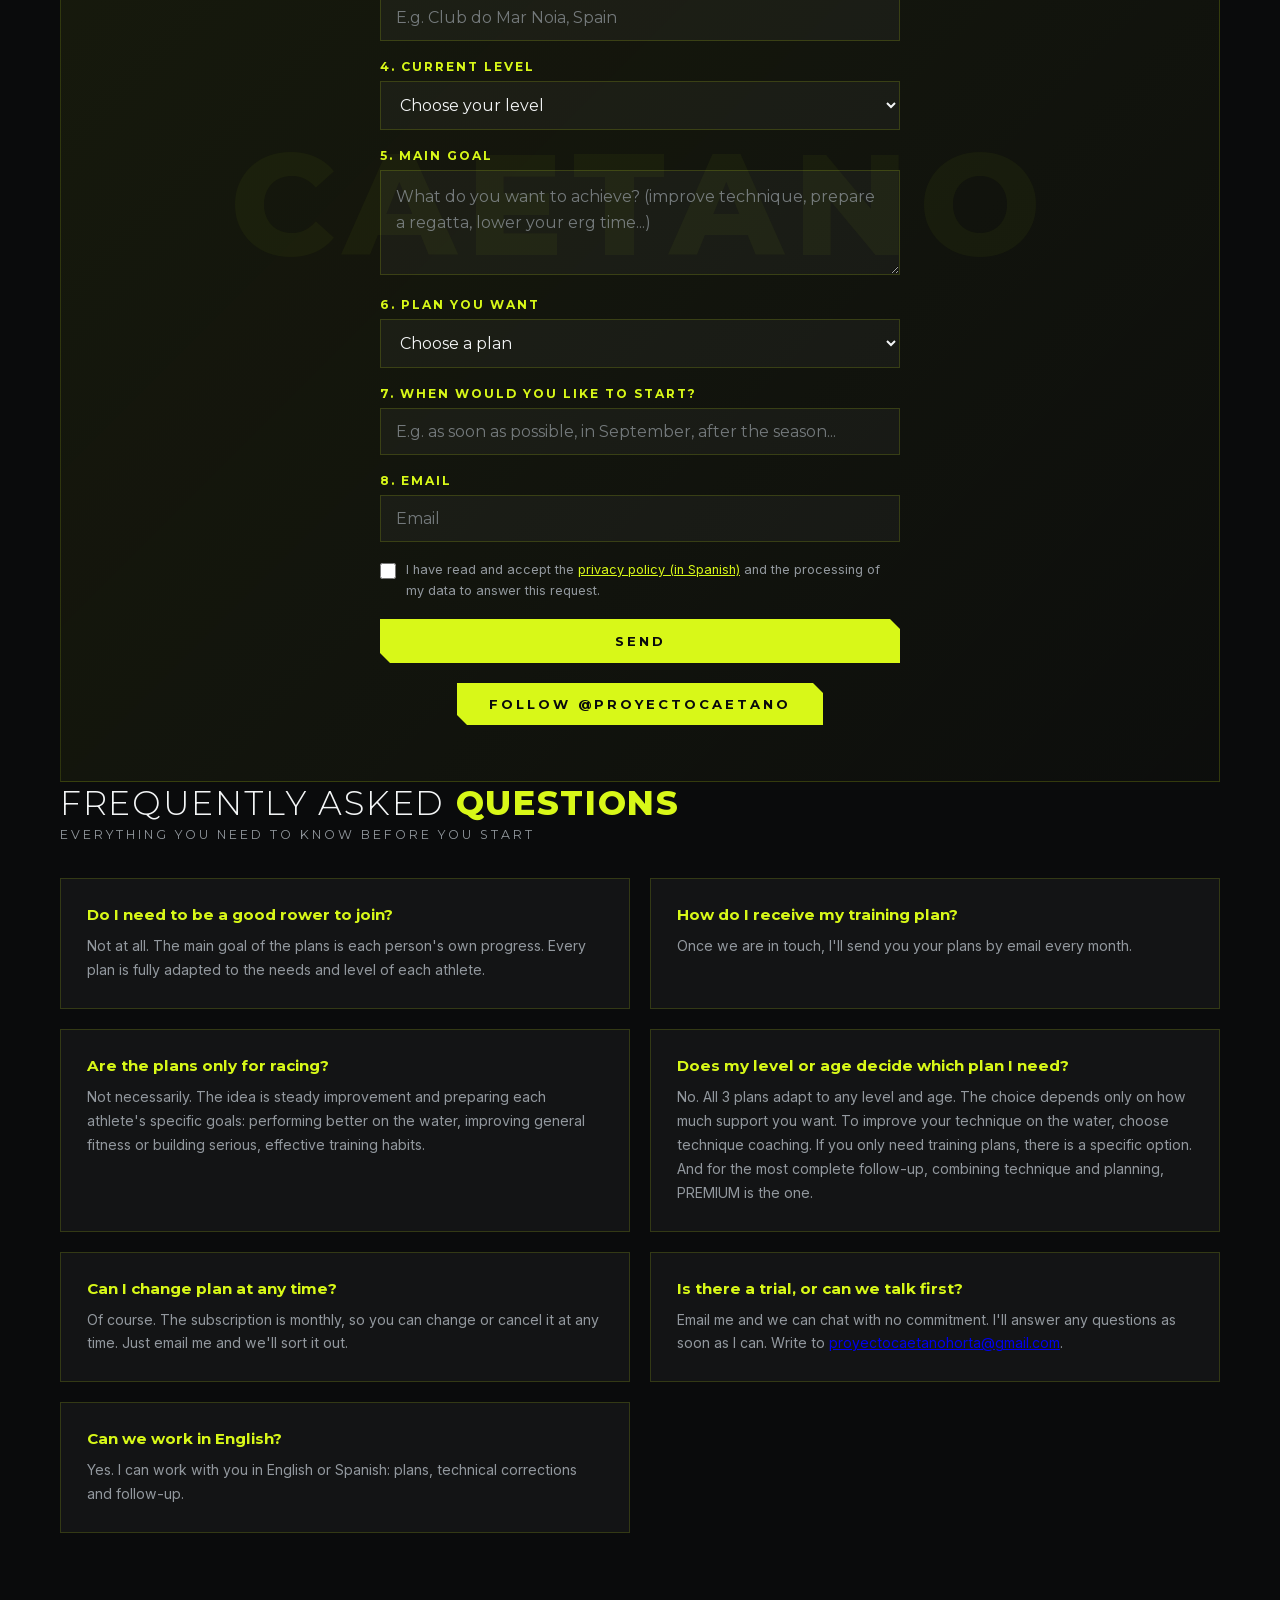
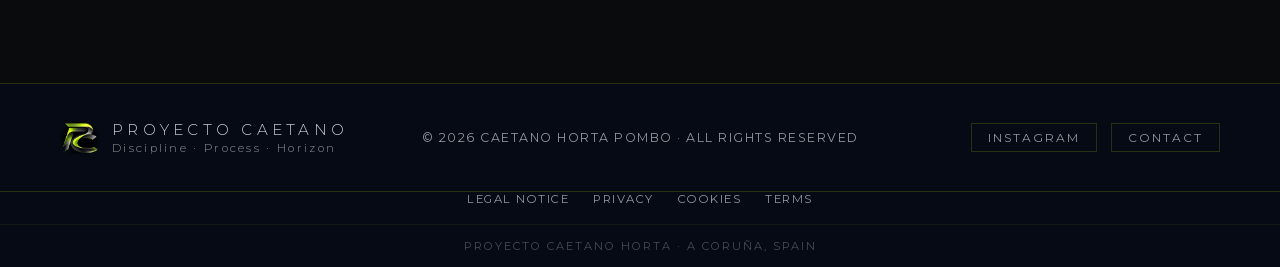
<file: en/plans/index.html>
<!DOCTYPE html>
<html lang="en">
<head>
<meta charset="UTF-8">
<meta name="viewport" content="width=device-width, initial-scale=1.0">
<title>Rowing training plans and technique coaching · Proyecto Caetano</title>
<meta name="description" content="Technique coaching from €25/month, individual training plans and a Premium plan with video analysis. For rowers of every level.">
<link rel="canonical" href="https://proyectocaetano.com/en/plans/">
<link rel="alternate" hreflang="es" href="https://proyectocaetano.com/planes/">
<link rel="alternate" hreflang="en" href="https://proyectocaetano.com/en/plans/">
<link rel="alternate" hreflang="x-default" href="https://proyectocaetano.com/planes/">
<link rel="icon" type="image/png" sizes="512x512" href="/icono.png">
<link rel="icon" type="image/png" sizes="64x64" href="/img/favicon-64.png">
<link rel="apple-touch-icon" sizes="180x180" href="/img/apple-touch-icon.png">
<meta name="theme-color" content="#0a0b0c">
<meta property="og:type" content="website">
<meta property="og:locale" content="en_GB">
<meta property="og:site_name" content="Proyecto Caetano">
<meta property="og:title" content="Rowing training plans and technique coaching · Proyecto Caetano">
<meta property="og:description" content="Technique coaching from €25/month, individual training plans and a Premium plan with video analysis. For rowers of every level.">
<meta property="og:url" content="https://proyectocaetano.com/en/plans/">
<meta property="og:image" content="https://proyectocaetano.com/img/og.jpg">
<meta property="og:image:width" content="1200">
<meta property="og:image:height" content="630">
<meta name="twitter:card" content="summary_large_image">
<meta name="twitter:image" content="https://proyectocaetano.com/img/og.jpg">
<link rel="preload" href="/assets/fonts/montserrat-latin.woff2" as="font" type="font/woff2" crossorigin>
<link rel="stylesheet" href="/assets/fonts.css">
<link rel="stylesheet" href="/assets/styles.css">
<script src="/assets/main.js" defer></script>
</head>
<body>

<div id="cursor"></div>

<!-- MENÚ MÓVIL -->
<div class="mobile-overlay" id="mobileOverlay"></div>
<div class="mobile-menu" id="mobileMenu">
  <a href="/en/">Home</a>
  <a href="/en/profile/">Profile</a>
  <a href="/en/plans/" class="active" aria-current="page">Plans</a>
  <a href="/en/clubs/">Clubs</a>
  <a class="lang-link" href="/planes/" hreflang="es" lang="es" aria-label="Español">ES</a>
</div>

<nav id="navbar">
  <a href="/en/" class="logo" aria-label="Proyecto Caetano, home"><img src="/img/monograma.webp" alt="" width="260" height="224"><span class="logo-text"><span class="logo-small">PROYECTO</span>CAETANO</span></a>
  <ul class="nav-links">
    <li><a href="/en/">Home</a></li>
    <li><a href="/en/profile/">Profile</a></li>
    <li><a href="/en/plans/" class="active" aria-current="page">Plans</a></li>
    <li><a href="/en/clubs/">Clubs</a></li>
    <li class="lang-li"><a class="lang-link" href="/planes/" hreflang="es" lang="es" aria-label="Español">ES</a></li>
  </ul>
  <button class="hamburger" id="hamburger" aria-label="Menu" aria-expanded="false" aria-controls="mobileMenu">
    <span></span><span></span><span></span>
  </button>
</nav>

<main>
<div id="planes" class="page active">
  <section id="planes-content">
    <div class="page-header">
      <div class="page-title">TRAINING <span class="accent">PLANS</span></div>
      <div class="page-sub">Choose the plan that suits you</div>
    </div>
    <div class="planes-top">
    <div class="planes-intro">
      <p>My career as a professional athlete has given me unique experiences and the chance to work with very different methods and training plans, learning from each of them over the years.</p>
      <p>Now I want to share all of that with you. Whether you are a beginner, an experienced rower or racing at the top level, there is a plan adapted to your goals, needs and personal circumstances.</p>
    </div>
    <figure class="planes-img"><img src="/img/ergometro.webp" alt="Rower training on a Concept2 erg" width="1000" height="750" loading="lazy"></figure>
    </div>
    <div class="planes-grid">
      <div class="plan-card">
        <div class="plan-name">Technique Coaching</div>
        <div class="plan-price"><sup>€</sup>25</div>
        <div class="plan-period">/ month · or €30 single session</div>
        <div class="plan-divider"></div>
        <ul class="plan-features">
          <li>Video analysis with corrections (by video call and/or message)</li>
          <li>Specific technical drills</li>
          <li>Help with basic boat rigging</li>
          <li>Basic progress tracking</li>
        </ul>
        <a href="mailto:proyectocaetanohorta@gmail.com?subject=Getting%20started%3A%20Technique%20Coaching%20plan&body=Hi%20Caetano%2C%0A%0AI%27m%20interested%20in%20the%20Technique%20Coaching%20plan.%0A%0AName%3A%0AAge%3A%0AClub%20and%20country%3A%0ACurrent%20level%3A%0AMain%20goal%3A%0AWhen%20would%20I%20like%20to%20start%3F%3A%0A" class="plan-btn plan-btn-outline">Get started</a>
      </div>
      <div class="plan-card">
        <div class="plan-name">Training Plans</div>
        <div class="plan-price"><sup>€</sup>50</div>
        <div class="plan-period">/ month · early-member price</div>
        <div class="plan-divider"></div>
        <ul class="plan-features">
          <li>Individual monthly plan adapted to each athlete's level and availability</li>
          <li>Weekly feedback</li>
          <li>Erg-specific preparation (tips, intensities, mindset...)</li>
          <li>Preparation for specific goals (regattas and erg tests)</li>
        </ul>
        <a href="mailto:proyectocaetanohorta@gmail.com?subject=Getting%20started%3A%20Training%20Plan&body=Hi%20Caetano%2C%0A%0AI%27m%20interested%20in%20the%20Training%20Plan.%0A%0AName%3A%0AAge%3A%0AClub%20and%20country%3A%0ACurrent%20level%3A%0AMain%20goal%3A%0AWhen%20would%20I%20like%20to%20start%3F%3A%0A" class="plan-btn plan-btn-outline">Get started</a>
      </div>
      <div class="plan-card featured">
        <div class="plan-badge">Most popular</div>
        <div class="plan-name">Premium Plan</div>
        <div class="plan-price"><sup>€</sup>65</div>
        <div class="plan-period">/ month · early-member price</div>
        <div class="plan-divider"></div>
        <ul class="plan-features">
          <li>Includes both plans (technique coaching + training plans)</li>
          <li>Closer, ongoing follow-up</li>
          <li>Unlimited video analysis</li>
          <li>Full season planning</li>
          <li>More personal attention</li>
        </ul>
        <a href="mailto:proyectocaetanohorta@gmail.com?subject=Getting%20started%3A%20Premium%20Plan&body=Hi%20Caetano%2C%0A%0AI%27m%20interested%20in%20the%20Premium%20Plan.%0A%0AName%3A%0AAge%3A%0AClub%20and%20country%3A%0ACurrent%20level%3A%0AMain%20goal%3A%0AWhen%20would%20I%20like%20to%20start%3F%3A%0A" class="plan-btn plan-btn-filled">Get started</a>
      </div>
    </div>
<section style="margin:60px 0;padding:50px 40px;background:rgba(255,255,255,0.02);border-top:1px solid var(--border);border-bottom:1px solid var(--border);">
      <div class="section-title" style="margin-bottom:6px;">PHILOSOPHY AND <span style="color:var(--accent)">APPROACH</span></div>
      <div class="section-sub" style="margin-bottom:36px;">How I work with you</div>
      <div class="filosofia-planes-grid" style="display:grid;grid-template-columns:1fr 1fr;gap:40px;">
        <div style="background:var(--card);border:1px solid var(--border);padding:32px;">
          <div style="font-family:'Montserrat',sans-serif; font-weight:800;font-size:1.8rem;letter-spacing:2px;color:var(--accent);margin-bottom:18px;">TECHNIQUE COACHING</div>
          <p style="font-size:.95rem;color:var(--muted);line-height:1.9;">I analyse your videos to identify errors and areas to improve in your stroke. From there we work on each weakness with specific drills, rigging adjustments or simply cues to sharpen your technical awareness.</p>
        </div>
        <div style="background:var(--card);border:1px solid var(--border);padding:32px;">
          <div style="font-family:'Montserrat',sans-serif; font-weight:800;font-size:1.8rem;letter-spacing:2px;color:var(--accent);margin-bottom:18px;">TRAINING PLANS</div>
          <p style="font-size:.95rem;color:var(--muted);line-height:1.9;margin-bottom:14px;">I follow the general lines of the training I have used in recent years to prepare for national selection trials and Spanish Championships, adding key details and adjustments from my experience as an elite athlete.</p>
          <p style="font-size:.95rem;color:var(--muted);line-height:1.9;margin-bottom:14px;">The process comes with constant feedback to adjust load, volume and sessions to your progress. We can also prepare specific erg tests and races, building a progression that brings you to peak form at the key moments of the season.</p>
          <p style="font-size:.9rem;color:var(--white);line-height:1.7;font-weight:700;">EVERY TRAINING PLAN IS FULLY INDIVIDUAL, ADAPTED TO EACH ATHLETE'S AVAILABILITY, GOALS AND FITNESS.</p>
        </div>
      </div>
    </section>
 
 
    <section class="colaborador" id="preparacion-fisica" aria-labelledby="colab-t">
      <figure class="colab-img"><img src="/img/alvaro-coca.webp" alt="Álvaro Coca, strength and conditioning coach, in the gym" width="800" height="1000" loading="lazy"></figure>
      <div class="colab-text">
        <div class="section-eyebrow">Collaborator · Strength and conditioning</div>
        <h2 id="colab-t" class="section-title">ÁLVARO <span class="accent">COCA</span></h2>
        <p>Álvaro joins Proyecto Caetano to design the strength and conditioning side of the plans. He brings knowledge, experience and a professional approach to physical preparation for rowing.</p>
        <ul class="colab-list">
          <li><span class="colab-icon"><svg viewBox="0 0 24 24" fill="none" stroke="currentColor" stroke-width="1.6" aria-hidden="true"><path d="M2 9l10-5 10 5-10 5z"/><path d="M6 11v5c3 2 9 2 12 0v-5"/></svg></span>Degree in Physical Activity and Sport Sciences (INEF)</li>
          <li><span class="colab-icon"><svg viewBox="0 0 24 24" fill="none" stroke="currentColor" stroke-width="1.6" aria-hidden="true"><path d="M4 20V14M10 20V10M16 20V6M3 20h18"/></svg></span>Master's in High-Performance Sport</li>
          <li><span class="colab-icon"><svg viewBox="0 0 24 24" fill="none" stroke="currentColor" stroke-width="1.6" aria-hidden="true"><circle cx="9" cy="8" r="3"/><circle cx="17" cy="9" r="2.4"/><path d="M3 19c0-3.3 2.7-5 6-5s6 1.7 6 5M15 14.5c3 0 6 1.2 6 4.5"/></svg></span>Strength and conditioning coach of the Spanish National Rowing Team</li>
          <li><span class="colab-icon"><svg viewBox="0 0 24 24" fill="none" stroke="currentColor" stroke-width="1.6" aria-hidden="true"><path d="M2 12h20M5 8v8M8 6v12M16 6v12M19 8v8"/></svg></span>Extensive experience in strength, conditioning and high performance</li>
        </ul>
        <p class="colab-quote">Top-level experience at the service of your training.</p>
      </div>
    </section>

    <div class="otros-servicios" style="margin-top:70px;background:var(--card);border:1px solid var(--border);padding:36px;max-width:800px;margin-left:auto;margin-right:auto;text-align:center;">
      <div class="section-title" style="margin-bottom:10px;">CLUBS AND <span style="color:var(--accent)">CREWS</span></div>
      <p style="color:var(--muted);font-size:.98rem;line-height:1.8;">In-person clinics for clubs and plans for <strong style="color:var(--white);">crew boats</strong>.</p>
      <a class="btn-outline" href="/en/clubs/" style="display:inline-block;margin-top:22px;">See club clinics</a>
    </div>
 
 
 
    <div class="cta-section" style="margin-top:70px;" id="contacto-form">
      <h2>READY TO START?</h2>
      <p>Get in touch and I'll answer any questions you have.</p>
 
      <form name="contacto" method="POST" data-netlify="true" netlify-honeypot="bot-field" id="form-contacto" class="form-contacto">
        <input type="hidden" name="form-name" value="contacto" />
        <p style="display:none;"><label>Leave empty: <input name="bot-field" /></label></p>

        <div>
          <label class="form-label" for="campo-nombre">1. Name</label>
          <input class="form-input" type="text" id="campo-nombre" name="nombre" placeholder="Full name" required>
        </div>

        <div>
          <label class="form-label" for="campo-edad">2. Age</label>
          <input class="form-input" type="number" id="campo-edad" name="edad" min="8" max="99" step="1" inputmode="numeric" placeholder="Years" required>
        </div>

        <div>
          <label class="form-label" for="campo-club">3. Your club and country</label>
          <input class="form-input" type="text" id="campo-club" name="club_pais" placeholder="E.g. Club do Mar Noia, Spain" required>
        </div>

        <div>
          <label class="form-label" for="campo-nivel">4. Current level</label>
          <select class="form-input" id="campo-nivel" name="nivel" required>
            <option value="" disabled selected>Choose your level</option>
            <option value="Iniciación">Beginner</option>
            <option value="Intermedio">Intermediate</option>
            <option value="Avanzado">Advanced</option>
            <option value="Profesional">Elite</option>
            <option value="Máster">Masters</option>
          </select>
        </div>

        <div>
          <label class="form-label" for="campo-objetivo">5. Main goal</label>
          <textarea class="form-input" id="campo-objetivo" name="objetivo" rows="3" placeholder="What do you want to achieve? (improve technique, prepare a regatta, lower your erg time...)" required></textarea>
        </div>

        <div>
          <label class="form-label" for="campo-plan">6. Plan you want</label>
          <select class="form-input" id="campo-plan" name="plan" required>
            <option value="" disabled selected>Choose a plan</option>
            <option value="Asesoría Técnica">Technique Coaching</option>
            <option value="Plan de Entrenamiento">Training Plans</option>
            <option value="Plan Premium">Premium Plan</option>
          </select>
        </div>

        <div>
          <label class="form-label" for="campo-inicio">7. When would you like to start?</label>
          <input class="form-input" type="text" id="campo-inicio" name="inicio" placeholder="E.g. as soon as possible, in September, after the season..." required>
        </div>

        <div>
          <label class="form-label" for="campo-email">8. Email</label>
          <input class="form-input" type="email" id="campo-email" name="email" placeholder="Email" required>
        </div>

        <label class="form-consent">
          <input type="checkbox" name="consentimiento" value="Sí" required>
          <span>I have read and accept the <a href="/privacidad/">privacy policy (in Spanish)</a> and the processing of my data to answer this request.</span>
        </label>

        <div class="form-error" id="form-error">Your request could not be sent. Please try again in a few minutes or email me at <a href="mailto:proyectocaetanohorta@gmail.com">proyectocaetanohorta@gmail.com</a>.</div>

        <button type="submit" id="btn-enviar" class="btn-primary" style="border:none;cursor:pointer;font-family:'Montserrat',sans-serif;font-weight:700;letter-spacing:3px;text-transform:uppercase;font-size:.82rem;padding:14px;">
          Send
        </button>
      </form>

      <div class="form-gracias" id="form-gracias">
        <div class="gracias-icon">✔</div>
        <p>Thanks for your interest! Your request has been sent. I'll get back to you within the next few hours.</p>
      </div>
 
      <br>
      <a href="https://instagram.com/proyectocaetano" target="_blank" rel="noopener" class="btn-primary" style="display:inline-block;text-decoration:none;font-family:'Montserrat',sans-serif;font-weight:700;letter-spacing:3px;text-transform:uppercase;font-size:.82rem;">Follow @proyectocaetano</a>
    </div>
 

 
    <div class="section-title">FREQUENTLY ASKED <span style="color:var(--accent)">QUESTIONS</span></div>
    <div class="section-sub">Everything you need to know before you start</div>
    <div class="faq-grid">
      <div class="faq-item"><div class="faq-q">Do I need to be a good rower to join?</div><div class="faq-a">Not at all. The main goal of the plans is each person's own progress. Every plan is fully adapted to the needs and level of each athlete.</div></div>
      <div class="faq-item"><div class="faq-q">How do I receive my training plan?</div><div class="faq-a">Once we are in touch, I'll send you your plans by email every month.</div></div>
      <div class="faq-item"><div class="faq-q">Are the plans only for racing?</div><div class="faq-a">Not necessarily. The idea is steady improvement and preparing each athlete's specific goals: performing better on the water, improving general fitness or building serious, effective training habits.</div></div>
      <div class="faq-item"><div class="faq-q">Does my level or age decide which plan I need?</div><div class="faq-a">No. All 3 plans adapt to any level and age. The choice depends only on how much support you want. To improve your technique on the water, choose technique coaching. If you only need training plans, there is a specific option. And for the most complete follow-up, combining technique and planning, PREMIUM is the one.</div></div>
      <div class="faq-item"><div class="faq-q">Can I change plan at any time?</div><div class="faq-a">Of course. The subscription is monthly, so you can change or cancel it at any time. Just email me and we'll sort it out.</div></div>
      <div class="faq-item"><div class="faq-q">Is there a trial, or can we talk first?</div><div class="faq-a">Email me and we can chat with no commitment. I'll answer any questions as soon as I can. Write to <a href="mailto:proyectocaetanohorta@gmail.com">proyectocaetanohorta@gmail.com</a>.</div></div>
      <div class="faq-item"><div class="faq-q">Can we work in English?</div><div class="faq-a">Yes. I can work with you in English or Spanish: plans, technical corrections and follow-up.</div></div>
    </div>
 
 
  </section>
 
 
</div>
</main>

<footer>
  <div class="footer-inner">
    <div class="footer-logo"><img src="/img/monograma.webp" alt="" width="260" height="224" loading="lazy"><div>PROYECTO CAETANO<span>Discipline · Process · Horizon</span></div></div>
    <div class="footer-copy">© 2026 Caetano Horta Pombo · All rights reserved</div>
    <div class="footer-social">
      <a href="https://instagram.com/proyectocaetano" target="_blank" rel="noopener">Instagram</a>
      <a href="mailto:proyectocaetanohorta@gmail.com">Contact</a>
    </div>
  </div>
  <div class="footer-legal">
    <a href="/aviso-legal/">Legal notice</a>
    <a href="/privacidad/">Privacy</a>
    <a href="/cookies/">Cookies</a>
    <a href="/condiciones/">Terms</a>
  </div>
  <div class="footer-bottom">Proyecto Caetano Horta · A Coruña, Spain</div>
</footer>
</body>
</html>
</file>
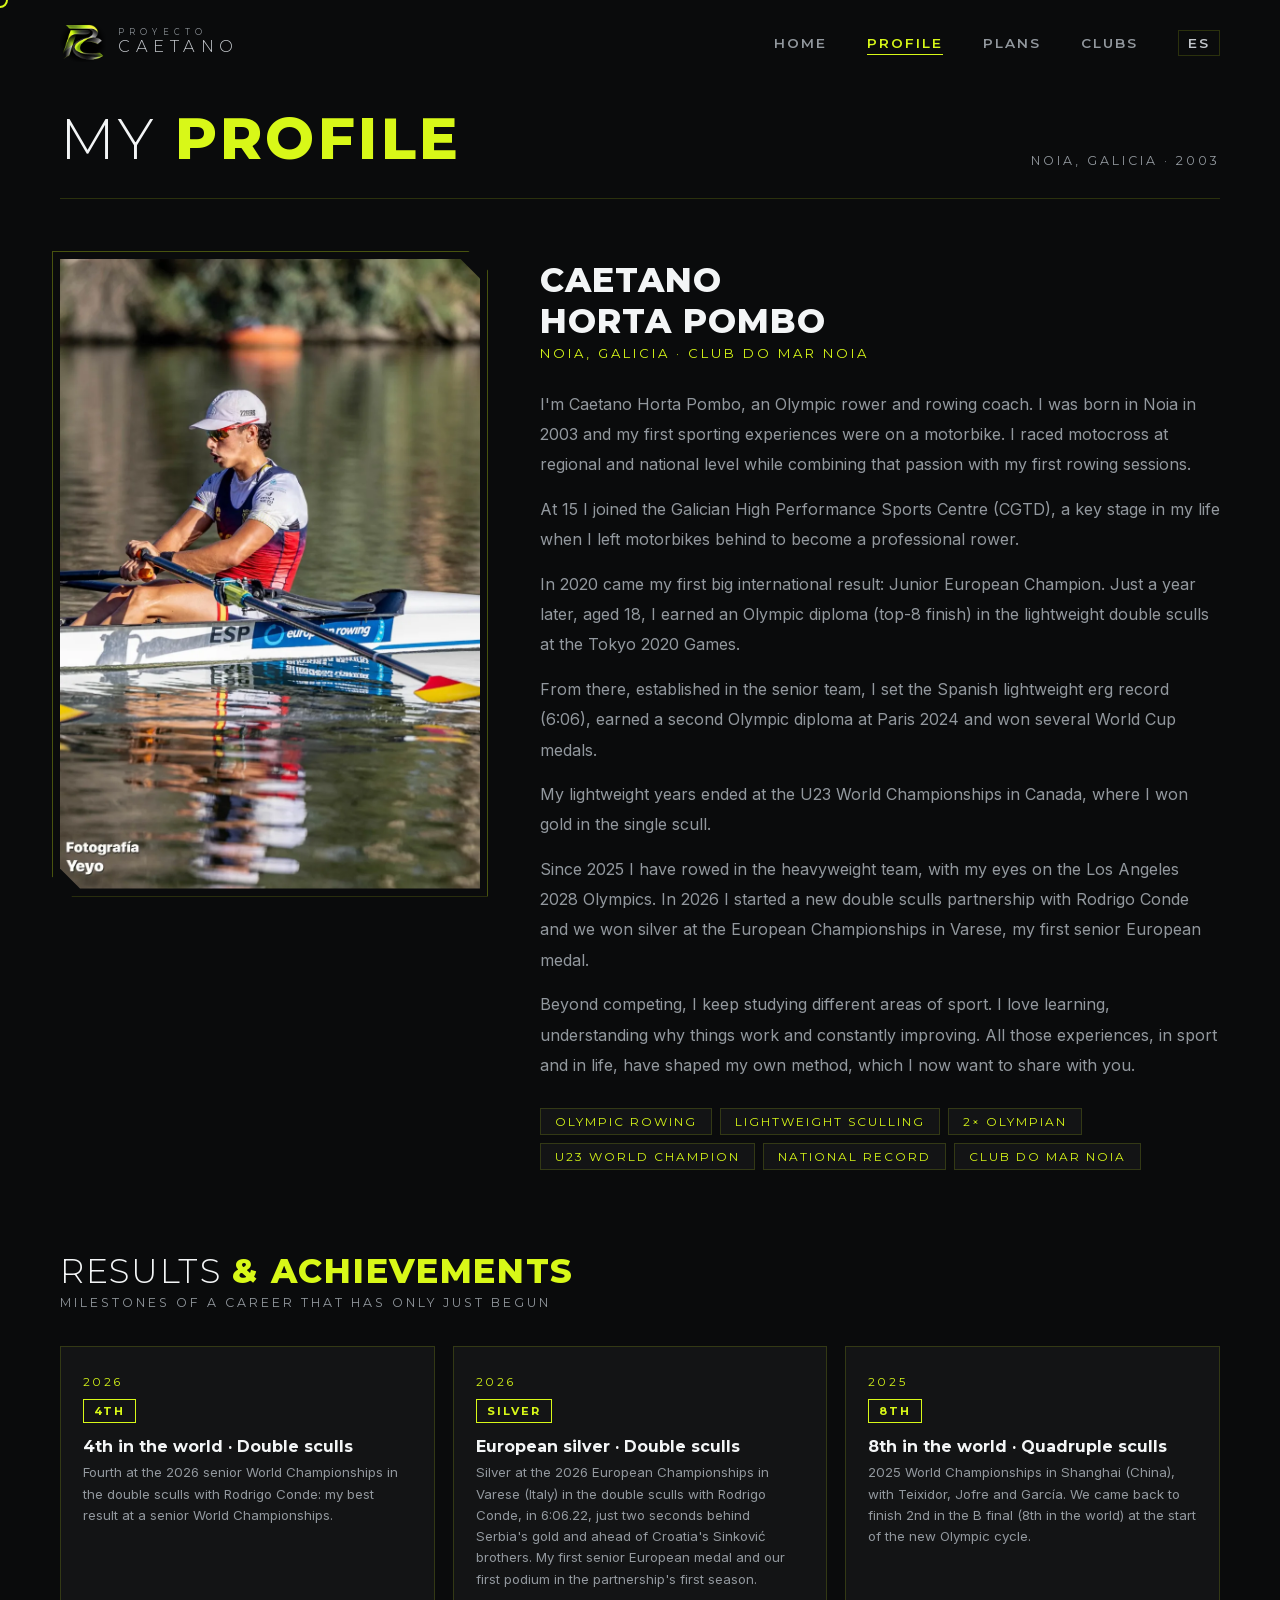
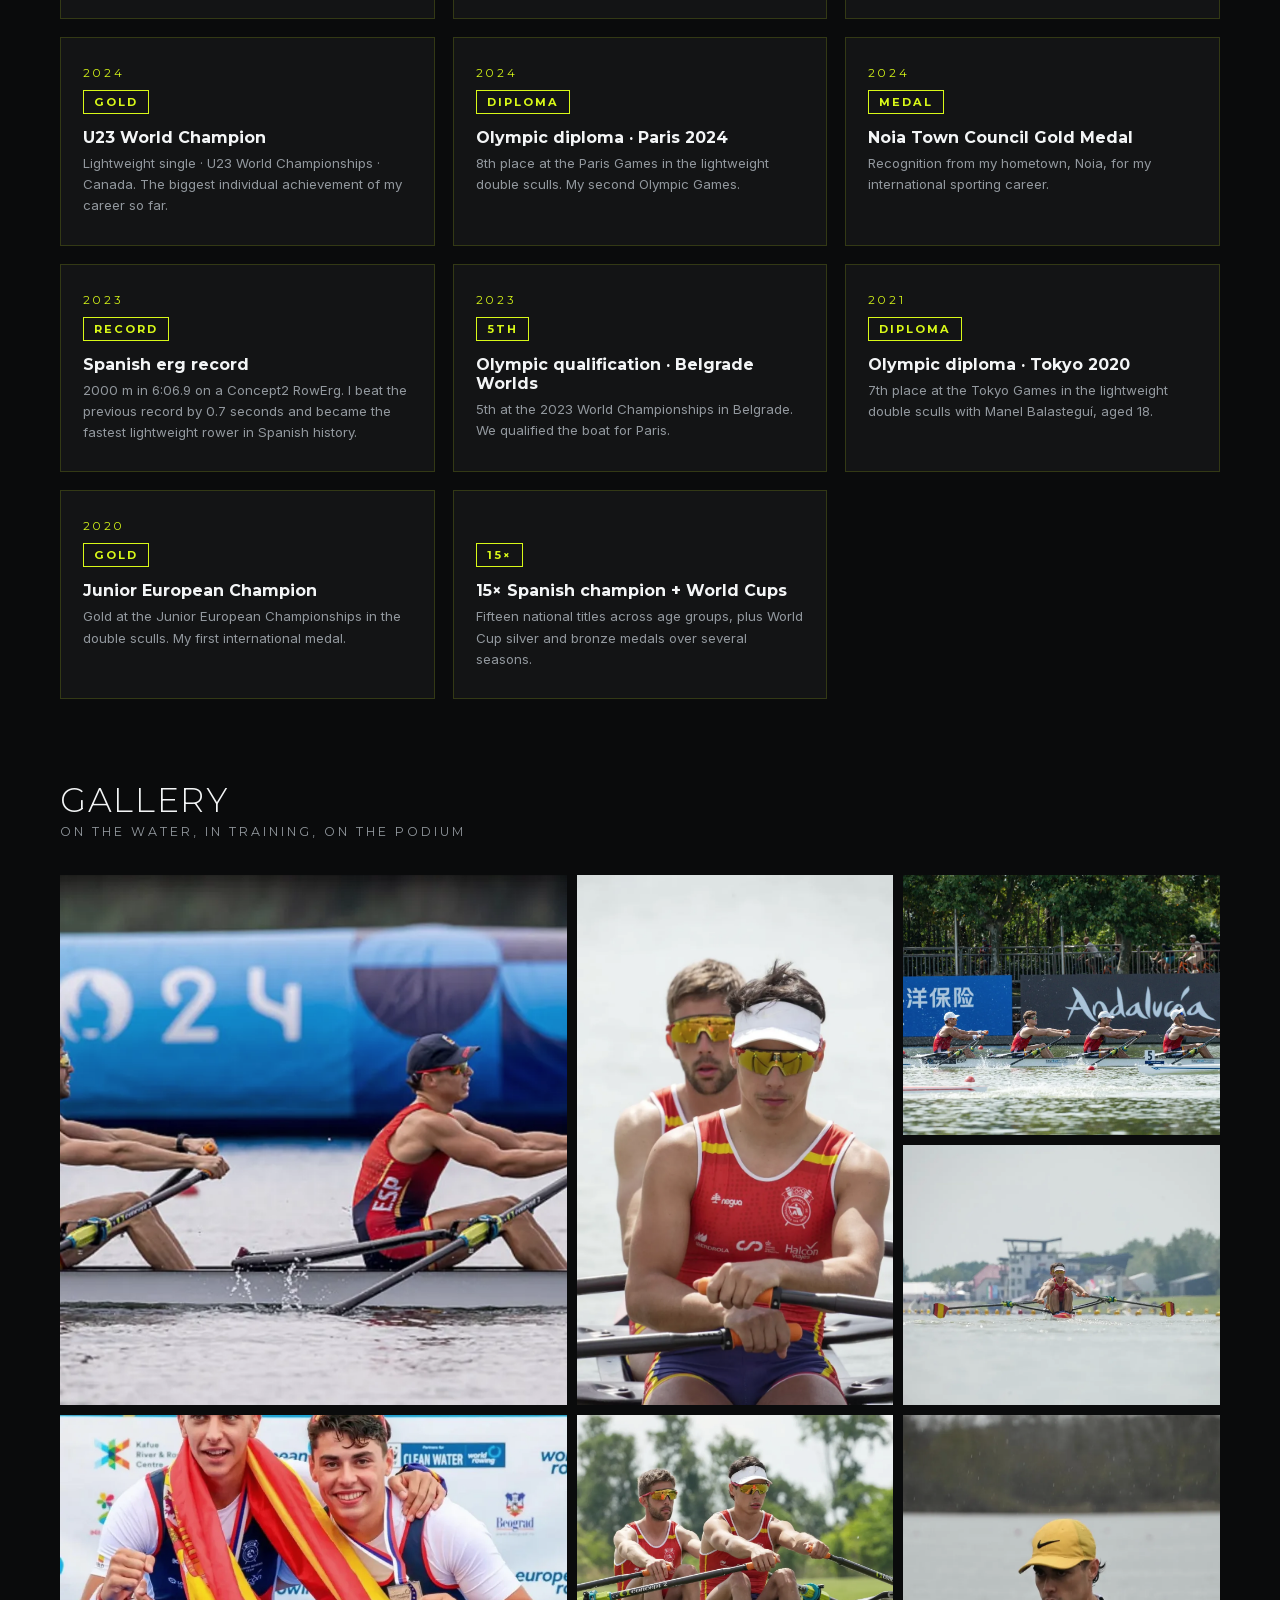
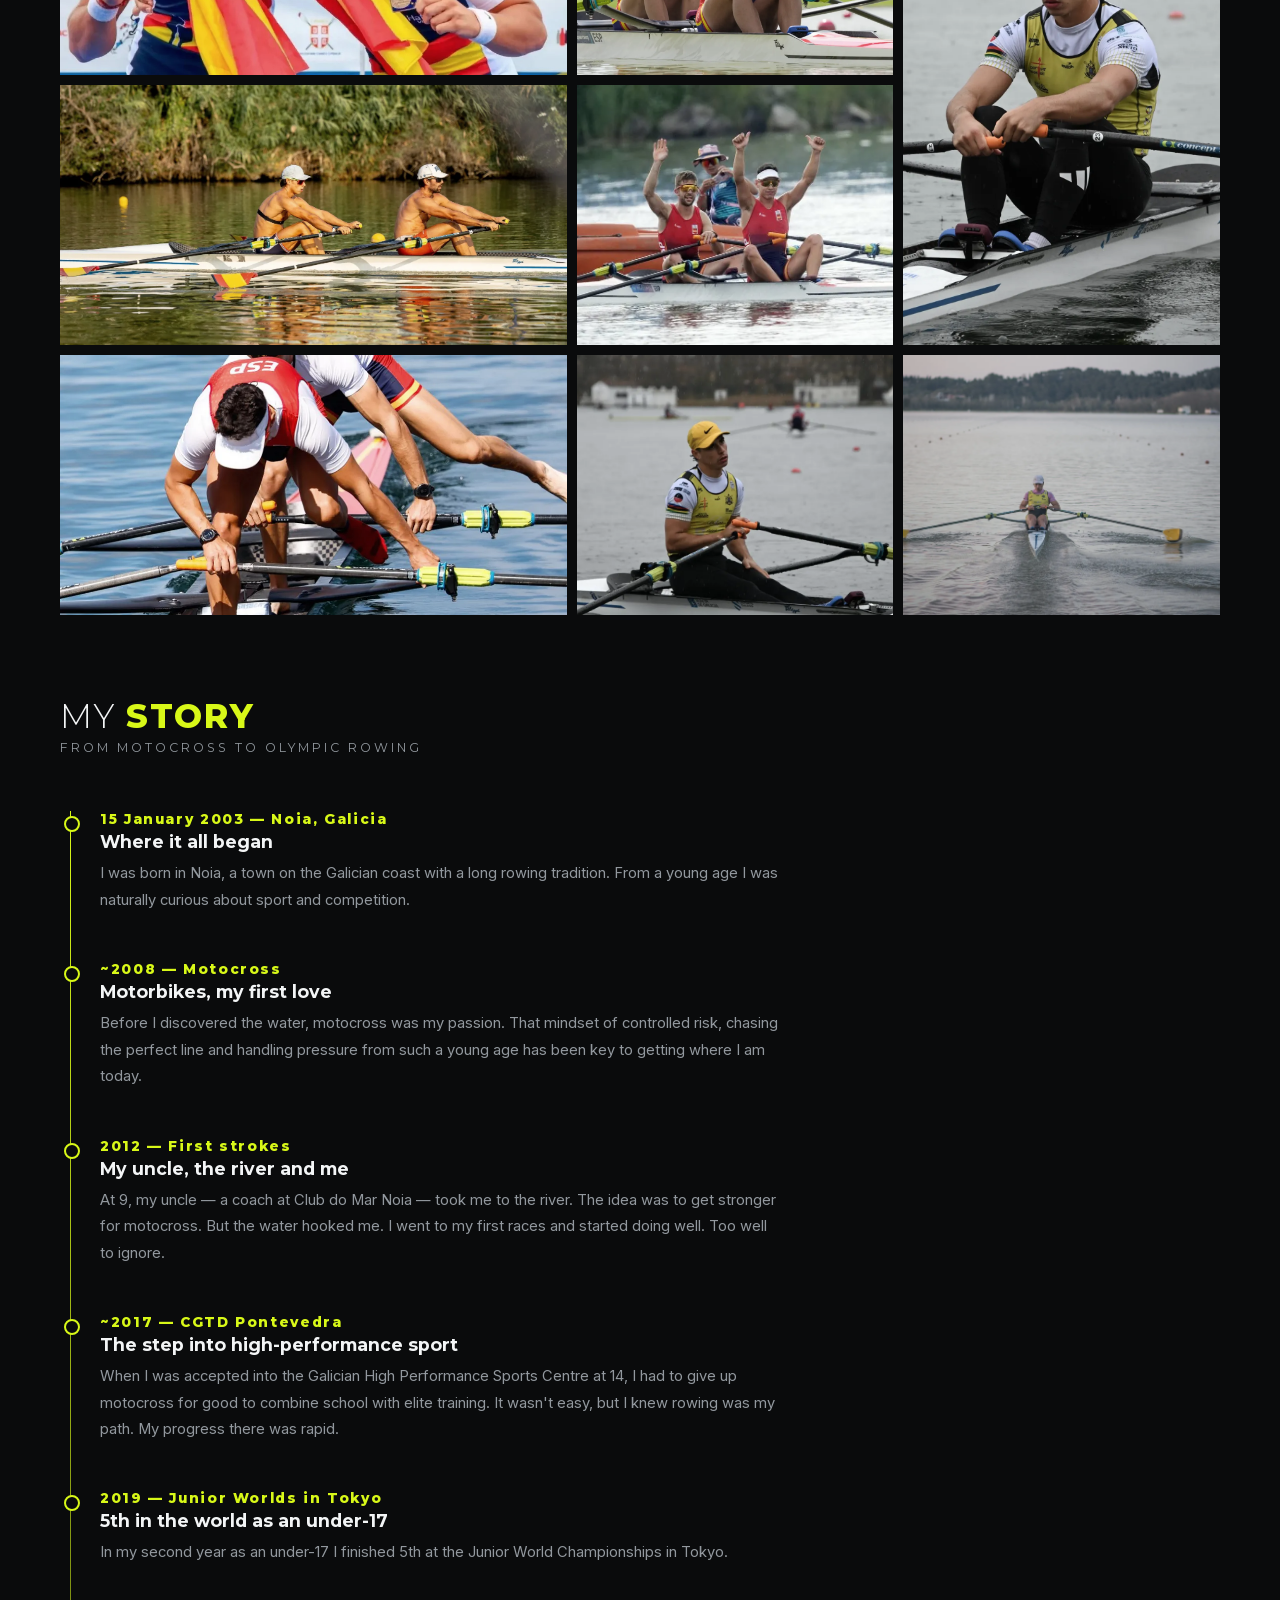
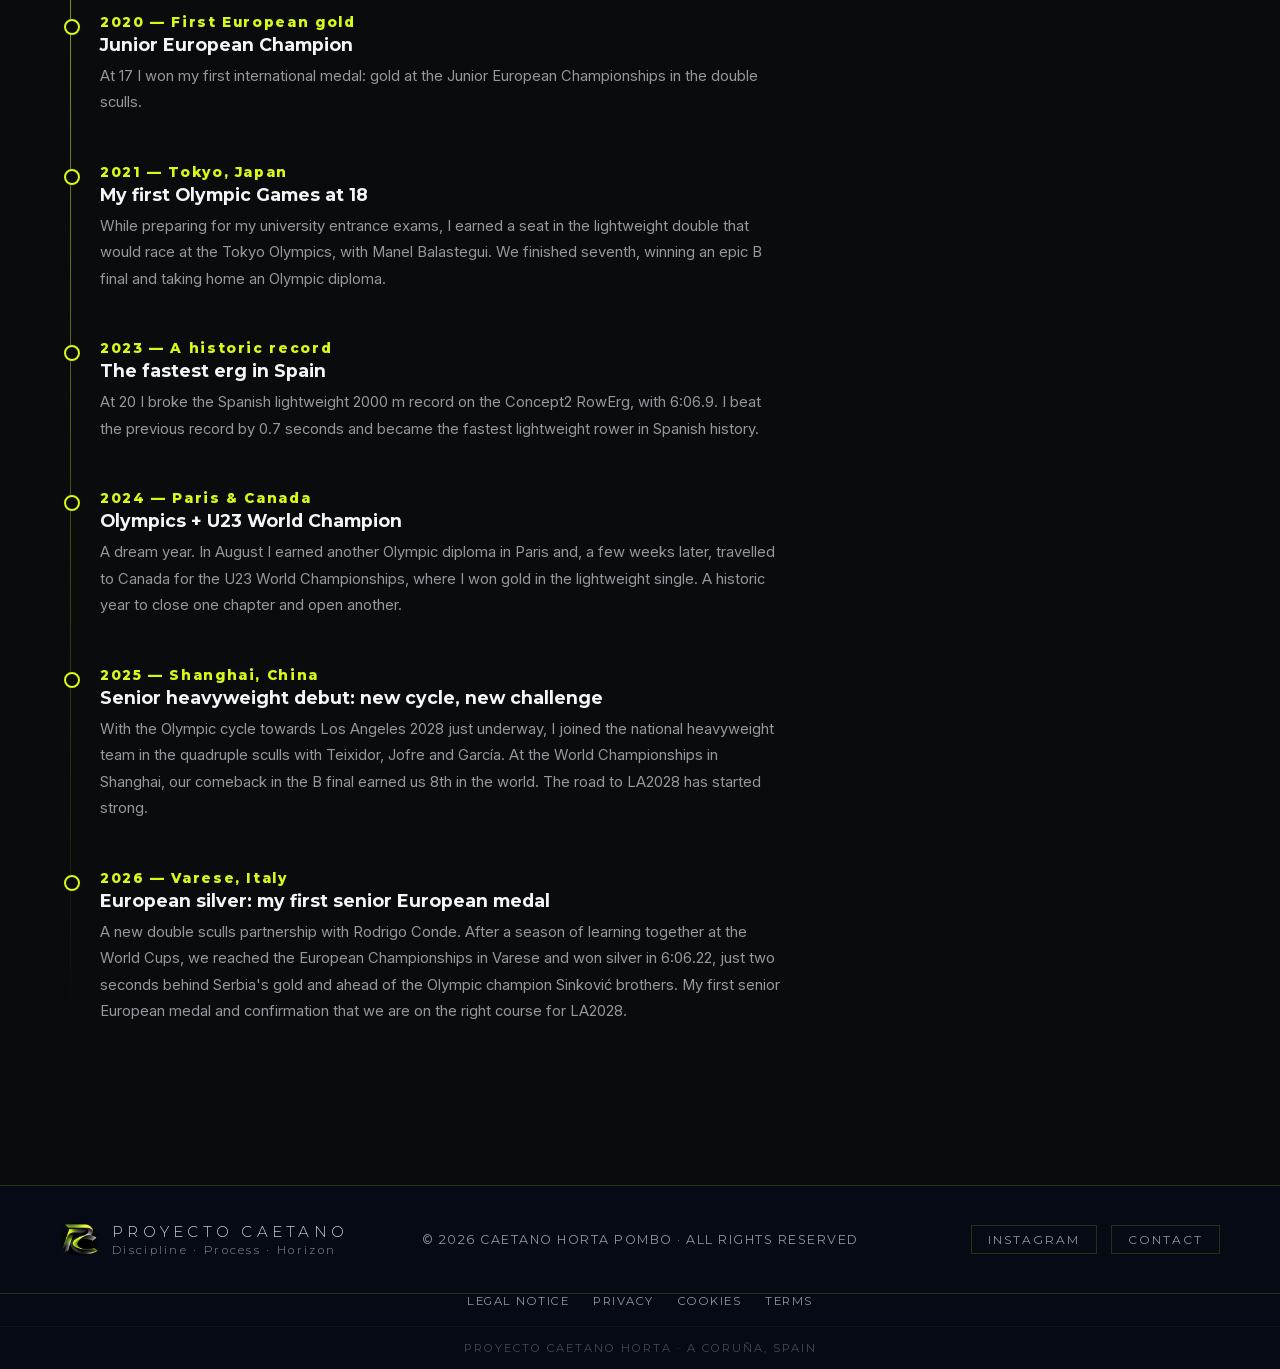
<file: en/profile/index.html>
<!DOCTYPE html>
<html lang="en">
<head>
<meta charset="UTF-8">
<meta name="viewport" content="width=device-width, initial-scale=1.0">
<title>Profile and results · Caetano Horta Pombo</title>
<meta name="description" content="Caetano Horta Pombo&#x27;s career: Olympic diplomas at Tokyo 2020 and Paris 2024, U23 world champion and Spanish erg record holder.">
<link rel="canonical" href="https://proyectocaetano.com/en/profile/">
<link rel="alternate" hreflang="es" href="https://proyectocaetano.com/perfil/">
<link rel="alternate" hreflang="en" href="https://proyectocaetano.com/en/profile/">
<link rel="alternate" hreflang="x-default" href="https://proyectocaetano.com/perfil/">
<link rel="icon" type="image/png" sizes="512x512" href="/icono.png">
<link rel="icon" type="image/png" sizes="64x64" href="/img/favicon-64.png">
<link rel="apple-touch-icon" sizes="180x180" href="/img/apple-touch-icon.png">
<meta name="theme-color" content="#0a0b0c">
<meta property="og:type" content="website">
<meta property="og:locale" content="en_GB">
<meta property="og:site_name" content="Proyecto Caetano">
<meta property="og:title" content="Profile and results · Caetano Horta Pombo">
<meta property="og:description" content="Caetano Horta Pombo&#x27;s career: Olympic diplomas at Tokyo 2020 and Paris 2024, U23 world champion and Spanish erg record holder.">
<meta property="og:url" content="https://proyectocaetano.com/en/profile/">
<meta property="og:image" content="https://proyectocaetano.com/img/og.jpg">
<meta property="og:image:width" content="1200">
<meta property="og:image:height" content="630">
<meta name="twitter:card" content="summary_large_image">
<meta name="twitter:image" content="https://proyectocaetano.com/img/og.jpg">
<link rel="preload" href="/assets/fonts/montserrat-latin.woff2" as="font" type="font/woff2" crossorigin>
<link rel="stylesheet" href="/assets/fonts.css">
<link rel="stylesheet" href="/assets/styles.css">
<script src="/assets/main.js" defer></script>
</head>
<body>

<div id="cursor"></div>

<!-- MENÚ MÓVIL -->
<div class="mobile-overlay" id="mobileOverlay"></div>
<div class="mobile-menu" id="mobileMenu">
  <a href="/en/">Home</a>
  <a href="/en/profile/" class="active" aria-current="page">Profile</a>
  <a href="/en/plans/">Plans</a>
  <a href="/en/clubs/">Clubs</a>
  <a class="lang-link" href="/perfil/" hreflang="es" lang="es" aria-label="Español">ES</a>
</div>

<nav id="navbar">
  <a href="/en/" class="logo" aria-label="Proyecto Caetano, home"><img src="/img/monograma.webp" alt="" width="260" height="224"><span class="logo-text"><span class="logo-small">PROYECTO</span>CAETANO</span></a>
  <ul class="nav-links">
    <li><a href="/en/">Home</a></li>
    <li><a href="/en/profile/" class="active" aria-current="page">Profile</a></li>
    <li><a href="/en/plans/">Plans</a></li>
    <li><a href="/en/clubs/">Clubs</a></li>
    <li class="lang-li"><a class="lang-link" href="/perfil/" hreflang="es" lang="es" aria-label="Español">ES</a></li>
  </ul>
  <button class="hamburger" id="hamburger" aria-label="Menu" aria-expanded="false" aria-controls="mobileMenu">
    <span></span><span></span><span></span>
  </button>
</nav>

<main>
<div id="profile" class="page active">
  <section id="profile-content">
    <div class="page-header">
      <div class="page-title">MY <span class="accent">PROFILE</span></div>
      <div class="page-sub">Noia, Galicia · 2003</div>
    </div>

    <div class="profile-grid">
      <div class="profile-img-wrap">
        <img class="profile-img" src="/img/perfil.webp" alt="Caetano Horta Pombo rowing a single scull" width="900" height="1350">
      </div>
      <div class="profile-info">
        <div class="info-name">CAETANO<br>HORTA POMBO</div>
        <div class="info-origin">Noia, Galicia · Club do Mar Noia</div>
        <div class="info-bio">
          <p>I'm Caetano Horta Pombo, an Olympic rower and rowing coach. I was born in Noia in 2003 and my first sporting experiences were on a motorbike. I raced motocross at regional and national level while combining that passion with my first rowing sessions.</p>
          <p>At 15 I joined the Galician High Performance Sports Centre (CGTD), a key stage in my life when I left motorbikes behind to become a professional rower.</p>
          <p>In 2020 came my first big international result: Junior European Champion. Just a year later, aged 18, I earned an Olympic diploma (top-8 finish) in the lightweight double sculls at the Tokyo 2020 Games.</p>
          <p>From there, established in the senior team, I set the Spanish lightweight erg record (6:06), earned a second Olympic diploma at Paris 2024 and won several World Cup medals.</p>
          <p>My lightweight years ended at the U23 World Championships in Canada, where I won gold in the single scull.</p>
          <p>Since 2025 I have rowed in the heavyweight team, with my eyes on the Los Angeles 2028 Olympics. In 2026 I started a new double sculls partnership with Rodrigo Conde and we won silver at the European Championships in Varese, my first senior European medal.</p>
          <p>Beyond competing, I keep studying different areas of sport. I love learning, understanding why things work and constantly improving. All those experiences, in sport and in life, have shaped my own method, which I now want to share with you.</p>
        </div>
        <div class="info-tags">
          <div class="tag">Olympic rowing</div>
          <div class="tag">Lightweight sculling</div>
          <div class="tag">2× Olympian</div>
          <div class="tag">U23 World Champion</div>
          <div class="tag">National record</div>
          <div class="tag">Club do Mar Noia</div>
        </div>
      </div>
    </div>

    <!-- LOGROS -->
    <div class="section-title">RESULTS <span style="color:var(--accent)">&amp; ACHIEVEMENTS</span></div>
    <div class="section-sub">Milestones of a career that has only just begun</div>
    <div class="logros-grid">
      <div class="logro-card">
        <div class="logro-year">2026</div>
        <div class="logro-medal">4th</div>
        <div class="logro-title">4th in the world · Double sculls</div>
        <div class="logro-desc">Fourth at the 2026 senior World Championships in the double sculls with Rodrigo Conde: my best result at a senior World Championships.</div>
      </div>
      <div class="logro-card">
        <div class="logro-year">2026</div>
        <div class="logro-medal">Silver</div>
        <div class="logro-title">European silver · Double sculls</div>
        <div class="logro-desc">Silver at the 2026 European Championships in Varese (Italy) in the double sculls with Rodrigo Conde, in 6:06.22, just two seconds behind Serbia's gold and ahead of Croatia's Sinković brothers. My first senior European medal and our first podium in the partnership's first season.</div>
      </div>
      <div class="logro-card">
        <div class="logro-year">2025</div>
        <div class="logro-medal">8th</div>
        <div class="logro-title">8th in the world · Quadruple sculls</div>
        <div class="logro-desc">2025 World Championships in Shanghai (China), with Teixidor, Jofre and García. We came back to finish 2nd in the B final (8th in the world) at the start of the new Olympic cycle.</div>
      </div>
      <div class="logro-card">
        <div class="logro-year">2024</div>
        <div class="logro-medal">Gold</div>
        <div class="logro-title">U23 World Champion</div>
        <div class="logro-desc">Lightweight single · U23 World Championships · Canada. The biggest individual achievement of my career so far.</div>
      </div>
      <div class="logro-card">
        <div class="logro-year">2024</div>
        <div class="logro-medal">Diploma</div>
        <div class="logro-title">Olympic diploma · Paris 2024</div>
        <div class="logro-desc">8th place at the Paris Games in the lightweight double sculls. My second Olympic Games.</div>
      </div>
      <div class="logro-card">
        <div class="logro-year">2024</div>
        <div class="logro-medal">Medal</div>
        <div class="logro-title">Noia Town Council Gold Medal</div>
        <div class="logro-desc">Recognition from my hometown, Noia, for my international sporting career.</div>
      </div>
      <div class="logro-card">
        <div class="logro-year">2023</div>
        <div class="logro-medal">Record</div>
        <div class="logro-title">Spanish erg record</div>
        <div class="logro-desc">2000 m in 6:06.9 on a Concept2 RowErg. I beat the previous record by 0.7 seconds and became the fastest lightweight rower in Spanish history.</div>
      </div>
      <div class="logro-card">
        <div class="logro-year">2023</div>
        <div class="logro-medal">5th</div>
        <div class="logro-title">Olympic qualification · Belgrade Worlds</div>
        <div class="logro-desc">5th at the 2023 World Championships in Belgrade. We qualified the boat for Paris.</div>
      </div>
      <div class="logro-card">
        <div class="logro-year">2021</div>
        <div class="logro-medal">Diploma</div>
        <div class="logro-title">Olympic diploma · Tokyo 2020</div>
        <div class="logro-desc">7th place at the Tokyo Games in the lightweight double sculls with Manel Balasteguí, aged 18.</div>
      </div>
      <div class="logro-card">
        <div class="logro-year">2020</div>
        <div class="logro-medal">Gold</div>
        <div class="logro-title">Junior European Champion</div>
        <div class="logro-desc">Gold at the Junior European Championships in the double sculls. My first international medal.</div>
      </div>
      <div class="logro-card">
        <div class="logro-year"></div>
        <div class="logro-medal">15×</div>
        <div class="logro-title">15× Spanish champion + World Cups</div>
        <div class="logro-desc">Fifteen national titles across age groups, plus World Cup silver and bronze medals over several seasons.</div>
      </div>
    </div>

    <!-- GALERÍA -->
    <div class="section-title">GALLERY</div>
    <div class="section-sub">On the water, in training, on the podium</div>
        <div class="gallery">
      <div class="gallery-item gallery-main"><img src="/img/g-paris.webp" alt="Paris 2024 Olympic Games, lightweight double sculls"></div>
      <div class="gallery-item" style="grid-row:span 2"><img style="object-position:top center" src="/img/g-concentracion.webp" alt="Focus before the start" loading="lazy"></div>
      <div class="gallery-item"><img src="/img/g-shanghai.webp" alt="Quadruple sculls at the 2025 World Championships in Shanghai" loading="lazy"></div>
      <div class="gallery-item"><img src="/img/g-cabeza.webp" alt="Double sculls racing, head-on view" loading="lazy"></div>
      <div class="gallery-item"><img src="/img/galeria-12.webp" alt="Celebrating with the Spanish flag in Belgrade" loading="lazy"></div>
      <div class="gallery-item"><img src="/img/g-doble.webp" alt="Double sculls at the European Championships" loading="lazy"></div>
      <div class="gallery-item" style="grid-row:span 2"><img style="object-position:top center" src="/img/galeria-06.webp" alt="Caetano Horta Pombo in the single scull" loading="lazy"></div>
      <div class="gallery-item"><img src="/img/g-entreno.webp" alt="Double sculls training" loading="lazy"></div>
      <div class="gallery-item"><img src="/img/galeria-01.webp" alt="Celebrating on the water after a race" loading="lazy"></div>
      <div class="gallery-item"><img src="/img/g-embarque.webp" alt="Getting into the double scull" loading="lazy"></div>
      <div class="gallery-item"><img src="/img/galeria-07.webp" alt="Caetano Horta Pombo in the single scull" loading="lazy"></div>
      <div class="gallery-item"><img src="/img/quote.webp" alt="Single scull head-on at dawn during training" loading="lazy"></div>
    </div>

    <!-- HISTORIA / TIMELINE -->
    <div class="section-title">MY <span style="color:var(--accent)">STORY</span></div>
    <div class="section-sub">From motocross to Olympic rowing</div>
    ﻿<div class="timeline">
      <div class="tl-item">
        <div class="tl-year">15 January 2003 — Noia, Galicia</div>
        <div class="tl-title">Where it all began</div>
        <div class="tl-text">I was born in Noia, a town on the Galician coast with a long rowing tradition. From a young age I was naturally curious about sport and competition.</div>
      </div>
      <div class="tl-item">
        <div class="tl-year">~2008 — Motocross</div>
        <div class="tl-title">Motorbikes, my first love</div>
        <div class="tl-text">Before I discovered the water, motocross was my passion. That mindset of controlled risk, chasing the perfect line and handling pressure from such a young age has been key to getting where I am today.</div>
      </div>
      <div class="tl-item">
        <div class="tl-year">2012 — First strokes</div>
        <div class="tl-title">My uncle, the river and me</div>
        <div class="tl-text">At 9, my uncle — a coach at Club do Mar Noia — took me to the river. The idea was to get stronger for motocross. But the water hooked me. I went to my first races and started doing well. Too well to ignore.</div>
      </div>
      <div class="tl-item">
        <div class="tl-year">~2017 — CGTD Pontevedra</div>
        <div class="tl-title">The step into high-performance sport</div>
        <div class="tl-text">When I was accepted into the Galician High Performance Sports Centre at 14, I had to give up motocross for good to combine school with elite training. It wasn't easy, but I knew rowing was my path. My progress there was rapid.</div>
      </div>
      <div class="tl-item">
        <div class="tl-year">2019 — Junior Worlds in Tokyo</div>
        <div class="tl-title">5th in the world as an under-17</div>
        <div class="tl-text">In my second year as an under-17 I finished 5th at the Junior World Championships in Tokyo.</div>
      </div>
      <div class="tl-item">
        <div class="tl-year">2020 — First European gold</div>
        <div class="tl-title">Junior European Champion</div>
        <div class="tl-text">At 17 I won my first international medal: gold at the Junior European Championships in the double sculls.</div>
      </div>
      <div class="tl-item">
        <div class="tl-year">2021 — Tokyo, Japan</div>
        <div class="tl-title">My first Olympic Games at 18</div>
        <div class="tl-text">While preparing for my university entrance exams, I earned a seat in the lightweight double that would race at the Tokyo Olympics, with Manel Balastegui. We finished seventh, winning an epic B final and taking home an Olympic diploma.</div>
      </div>
      <div class="tl-item">
        <div class="tl-year">2023 — A historic record</div>
        <div class="tl-title">The fastest erg in Spain</div>
        <div class="tl-text">At 20 I broke the Spanish lightweight 2000 m record on the Concept2 RowErg, with 6:06.9. I beat the previous record by 0.7 seconds and became the fastest lightweight rower in Spanish history.</div>
      </div>
      <div class="tl-item">
        <div class="tl-year">2024 — Paris &amp; Canada</div>
        <div class="tl-title">Olympics + U23 World Champion</div>
        <div class="tl-text">A dream year. In August I earned another Olympic diploma in Paris and, a few weeks later, travelled to Canada for the U23 World Championships, where I won gold in the lightweight single. A historic year to close one chapter and open another.</div>
      </div>
      <div class="tl-item">
        <div class="tl-year">2025 — Shanghai, China</div>
        <div class="tl-title">Senior heavyweight debut: new cycle, new challenge</div>
        <div class="tl-text">With the Olympic cycle towards Los Angeles 2028 just underway, I joined the national heavyweight team in the quadruple sculls with Teixidor, Jofre and García. At the World Championships in Shanghai, our comeback in the B final earned us 8th in the world. The road to LA2028 has started strong.</div>
      </div>
      <div class="tl-item">
        <div class="tl-year">2026 — Varese, Italy</div>
        <div class="tl-title">European silver: my first senior European medal</div>
        <div class="tl-text">A new double sculls partnership with Rodrigo Conde. After a season of learning together at the World Cups, we reached the European Championships in Varese and won silver in 6:06.22, just two seconds behind Serbia's gold and ahead of the Olympic champion Sinković brothers. My first senior European medal and confirmation that we are on the right course for LA2028.</div>
      </div>
    </div>
  </section>


</div>
</main>

<footer>
  <div class="footer-inner">
    <div class="footer-logo"><img src="/img/monograma.webp" alt="" width="260" height="224" loading="lazy"><div>PROYECTO CAETANO<span>Discipline · Process · Horizon</span></div></div>
    <div class="footer-copy">© 2026 Caetano Horta Pombo · All rights reserved</div>
    <div class="footer-social">
      <a href="https://instagram.com/proyectocaetano" target="_blank" rel="noopener">Instagram</a>
      <a href="mailto:proyectocaetanohorta@gmail.com">Contact</a>
    </div>
  </div>
  <div class="footer-legal">
    <a href="/aviso-legal/">Legal notice</a>
    <a href="/privacidad/">Privacy</a>
    <a href="/cookies/">Cookies</a>
    <a href="/condiciones/">Terms</a>
  </div>
  <div class="footer-bottom">Proyecto Caetano Horta · A Coruña, Spain</div>
</footer>
</body>
</html>
</file>
<file: assets/fonts.css>
/* Tipografías servidas desde esta web (licencia SIL Open Font License).
   Montserrat: títulos y etiquetas, como el «PROYECTO CAETANO» del logo.
   Inter: texto. Ambas son variables: un archivo cubre todos los pesos. */
@font-face { font-family:'Montserrat'; font-style:normal; font-weight:200 800; font-display:swap; src:url(/assets/fonts/montserrat-latin-ext.woff2) format('woff2'); unicode-range:U+0100-02BA, U+02BD-02C5, U+02C7-02CC, U+02CE-02D7, U+02DD-02FF, U+0304, U+0308, U+0329, U+1D00-1DBF, U+1E00-1E9F, U+1EF2-1EFF, U+2020, U+20A0-20AB, U+20AD-20C4, U+2113, U+2C60-2C7F, U+A720-A7FF; }
@font-face { font-family:'Montserrat'; font-style:normal; font-weight:200 800; font-display:swap; src:url(/assets/fonts/montserrat-latin.woff2) format('woff2'); unicode-range:U+0000-00FF, U+0131, U+0152-0153, U+02BB-02BC, U+02C6, U+02DA, U+02DC, U+0304, U+0308, U+0329, U+2000-206F, U+20AC, U+2122, U+2191, U+2193, U+2212, U+2215, U+FEFF, U+FFFD; }
@font-face { font-family:'Inter'; font-style:normal; font-weight:400 600; font-display:swap; src:url(/assets/fonts/inter-latin-ext.woff2) format('woff2'); unicode-range:U+0100-02BA, U+02BD-02C5, U+02C7-02CC, U+02CE-02D7, U+02DD-02FF, U+0304, U+0308, U+0329, U+1D00-1DBF, U+1E00-1E9F, U+1EF2-1EFF, U+2020, U+20A0-20AB, U+20AD-20C4, U+2113, U+2C60-2C7F, U+A720-A7FF; }
@font-face { font-family:'Inter'; font-style:normal; font-weight:400 600; font-display:swap; src:url(/assets/fonts/inter-latin.woff2) format('woff2'); unicode-range:U+0000-00FF, U+0131, U+0152-0153, U+02BB-02BC, U+02C6, U+02DA, U+02DC, U+0304, U+0308, U+0329, U+2000-206F, U+20AC, U+2122, U+2191, U+2193, U+2212, U+2215, U+FEFF, U+FFFD; }
</file>
<file: assets/styles.css>
:root {
  /* Colores del logo de Proyecto Caetano: negro, verde lima y grises metálicos. */
  --navy: #0a0b0c;           /* fondo (casi negro) */
  --accent: #d8f818;         /* verde lima del logo */
  --accent-light: #ecff7a;
  --silver: #c3c7cc;         /* gris metálico de «CAETANO» */
  --white: #f3f5f6;
  --muted: #92989e;
  --card: rgba(255,255,255,0.035);
  --border: rgba(216,248,24,0.16);
}
* { margin:0; padding:0; box-sizing:border-box; }
html { scroll-behavior:smooth; }
body { background:var(--navy); color:var(--white); font-family:'Inter',sans-serif; overflow-x:hidden; cursor:none; }

 /* ── cursor ── */
#cursor {
  width:16px; height:16px;
  border:2px solid var(--accent); border-radius:50%;
  position:fixed; top:0; left:0; pointer-events:none;
  transition:transform .15s ease; z-index:9999;
  transform:translate(-50%,-50%);
}

/* ══ NAV ══ */ 
nav {
  position:fixed; top:0; width:100%; z-index:1000;
  padding:22px 60px;
  display:flex; align-items:center; justify-content:space-between ;
  background:transparent;
  transition:background .4s, padding .3s;
}
nav.scrolled {
  background:rgba(10,11,12,.97);
  padding:14px 60px;
  border-bottom:1px solid var(--border);
  backdrop-filter:blur(10px);
}
.logo {
  font-family:'Montserrat',sans-serif; font-weight:800; font-size:1.5rem;
  letter-spacing:3px; color:var(--accent); text-decoration:none; cursor:none;
}
.logo span { color:var(--white); }

/* desktop links */
.nav-links { display:flex; gap:40px; list-style:none; }
.nav-links a {
  color:var(--muted); text-decoration:none;
  font-family:'Montserrat',sans-serif; font-size:.85rem;
  font-weight:600; letter-spacing:2px; text-transform:uppercase;
  transition:color .3s; position:relative; cursor:none;
}
.nav-links a::after {
  content:''; position:absolute; bottom:-4px; left:0;
  width:0; height:1px; background:var(--accent); transition:width .3s;
}
.nav-links a:hover, .nav-links a.active { color:var(--accent); }
.nav-links a:hover::after, .nav-links a.active::after { width:100%; }

/* hamburger button */
.hamburger {
  display:none; flex-direction:column; gap:5px;
  background:none; border:2px solid rgba(216,248,24,.4); border-radius:8px;
  cursor:pointer; padding:8px 9px; z-index:1001; transition:border-color .3s;
}
.hamburger:active { border-color:var(--accent); }
.hamburger span {
  display:block; width:22px; height:2px;
  background:var(--accent); border-radius:2px;
  transition:all .3s ease;
}
.hamburger.open span:nth-child(1) { transform:rotate(45deg) translate(5px,5px); }
.hamburger.open span:nth-child(2) { opacity:0; }
.hamburger.open span:nth-child(3) { transform:rotate(-45deg) translate(5px,-5px); }

/* mobile menu */
/* mobile menu — slides in from right */
.mobile-menu {
  display:block;
  position:fixed; top:0; right:0; bottom:0; width:75%; max-width:300px;
  z-index:999; background:rgba(8,9,10,.98); backdrop-filter:blur(12px);
  padding:90px 36px 40px;
  transform:translateX(100%); transition:transform .35s cubic-bezier(.4,0,.2,1);
  border-left:1px solid var(--border);
  display:flex; flex-direction:column; align-items:flex-start; justify-content:center; gap:10px;
}
.mobile-menu.open { transform:translateX(0); }
.mobile-overlay {
  display:none; position:fixed; inset:0; z-index:998;
  background:rgba(0,0,0,.55); backdrop-filter:blur(2px);
}
.mobile-overlay.open { display:block; }
.mobile-menu a {
  color:var(--muted); text-decoration:none;
  font-family:'Montserrat',sans-serif; font-weight:800; font-size:2rem;
  letter-spacing:4px; transition:color .2s, transform .2s; cursor:auto;
  border-bottom:1px solid var(--border); width:100%; padding:14px 0;
}
.mobile-menu a:hover, .mobile-menu a.active { color:var(--accent); transform:translateX(6px); }
/* ── PAGES ── */
.page { display:none; }
.page.active { display:block; }

/* ══ HOME ══ */
.hero-section {
  height:100vh; min-height:600px; position:relative;
  display:flex; align-items:flex-end; overflow:hidden;
}
.hero-bg {
  position:absolute; inset:0;
  background-image:url('/img/hero.webp');
  background-size:cover; background-position:center 40%;
  filter:brightness(.38) saturate(.7);
  animation:slow-zoom 18s ease-in-out infinite alternate;
}
@keyframes slow-zoom {
  from { transform:scale(1); } to { transform:scale(1.06); }
}
.hero-overlay {
  position:absolute; inset:0;
  background:linear-gradient(to top,rgba(10,11,12,.95) 0%,rgba(10,11,12,.35) 55%,rgba(10,11,12,.15) 100%);
}
.hero-content {
  position:relative; z-index:2; padding:0 60px 80px; width:100%;
  animation:fade-up 1s ease both;
}
@keyframes fade-up {
  from { opacity:0; transform:translateY(40px); } to { opacity:1; transform:translateY(0); }
}
.hero-label {
  font-family:'Montserrat',sans-serif; font-size:.75rem;
  letter-spacing:5px; color:var(--accent); text-transform:uppercase;
  margin-bottom:16px; display:flex; align-items:center; gap:12px;
}
.hero-label::before { content:''; display:inline-block; width:36px; height:1px; background:var(--accent); }
.hero-service-tag { font-family:'Montserrat',sans-serif; font-size:1rem; letter-spacing:4px; color:var(--white); text-transform:uppercase; font-weight:700; margin-bottom:10px; opacity:.88; display:block; }
h1.hero-name {
  font-family:'Montserrat',sans-serif; font-weight:800;
  font-size:clamp(3.5rem,9vw,8rem); line-height:.92;
  letter-spacing:2px; color:var(--white); margin-bottom:24px;
}
h1.hero-name .accent { color:var(--accent); }
.hero-bottom {
  display:flex; align-items:flex-end; justify-content:space-between;
  flex-wrap:wrap; gap:30px;
}
.hero-stats { display:flex; gap:40px; flex-wrap:wrap; }
.stat-item { text-align:left; }
.stat-num { font-family:'Montserrat',sans-serif; font-weight:800; font-size:2.5rem; color:var(--accent); line-height:1; }
.stat-label { font-family:'Montserrat',sans-serif; font-size:.7rem; letter-spacing:2px; color:var(--muted); text-transform:uppercase; }
.hero-btns { display:flex; gap:16px; flex-shrink:0; animation:fade-up 1s ease .3s both; }

.btn-primary {
  background:var(--accent); color:var(--navy); padding:13px 32px;
  font-family:'Montserrat',sans-serif; font-size:.82rem; font-weight:700;
  letter-spacing:3px; text-transform:uppercase; border:none; cursor:none;
  transition:all .3s;
  clip-path:polygon(0 0,calc(100% - 10px) 0,100% 10px,100% 100%,10px 100%,0 calc(100% - 10px));
}
.btn-primary:hover { background:var(--accent-light); transform:translateY(-2px); }
.btn-outline {
  background:transparent; color:var(--white); padding:13px 32px;
  font-family:'Montserrat',sans-serif; font-size:.82rem; font-weight:600;
  letter-spacing:3px; text-transform:uppercase;
  border:1px solid rgba(255,255,255,.35); cursor:none; transition:all .3s;
}
.btn-outline:hover { border-color:var(--accent); color:var(--accent); }

/* highlights */
.highlights {
  background:rgba(216,248,24,.06);
  border-top:1px solid var(--border); border-bottom:1px solid var(--border);
  padding:28px 60px; display:flex; flex-wrap:wrap;
}
.hl-item {
  display:flex; align-items:center; gap:14px;
  font-family:'Montserrat',sans-serif; font-size:.88rem;
  letter-spacing:1px; color:var(--muted);
  padding:10px 40px 10px 0; border-right:1px solid var(--border);
  margin-right:40px; flex-shrink:0;
}
.hl-item:last-child { border-right:none; margin-right:0; padding-right:0; }
.hl-icon { font-size:1.3rem; flex-shrink:0; }
.hl-text strong { color:var(--accent); display:block; font-size:.95rem; font-weight:700; }

/* quote */
.quote-section {
  position:relative; height:55vh; min-height:300px; overflow:hidden;
  display:flex; align-items:center; justify-content:center;
}
.quote-bg {
  position:absolute; inset:0;
  background-image:url('/img/quote.webp');
  background-size:cover; background-position:center;
  filter:brightness(.28) saturate(.5);
}
.quote-content { position:relative; z-index:1; text-align:center; padding:40px; }
.quote-label { font-family:'Montserrat',sans-serif; font-size:.75rem; letter-spacing:5px; color:var(--accent); text-transform:uppercase; margin-bottom:20px; }
.quote-text { font-family:'Montserrat',sans-serif; font-weight:800; font-size:clamp(1.8rem,5vw,4rem); letter-spacing:3px; max-width:800px; line-height:1.1; }

/* intro */
.intro-section {
  padding:80px 60px;
  display:grid; grid-template-columns:1fr 400px; gap:80px; align-items:center;
}
.intro-text .section-eyebrow { font-family:'Montserrat',sans-serif; font-size:.75rem; letter-spacing:4px; color:var(--accent); text-transform:uppercase; margin-bottom:14px; }
.intro-text h2 { font-family:'Montserrat',sans-serif; font-weight:800; font-size:clamp(2rem,4vw,3rem); letter-spacing:2px; margin-bottom:24px; }
.intro-text p { font-size:1rem; color:var(--muted); line-height:1.9; margin-bottom:18px; }
.intro-img { position:relative; }
.intro-img img {
  width:100%; aspect-ratio:3/4; object-fit:cover; object-position:top;
  clip-path:polygon(0 0,calc(100% - 18px) 0,100% 18px,100% 100%,18px 100%,0 calc(100% - 18px));
  display:block;
}
.intro-img::after {
  content:''; position:absolute; inset:-8px;
  border:1px solid rgba(216,248,24,.35);
  clip-path:polygon(0 0,calc(100% - 18px) 0,100% 18px,100% 100%,18px 100%,0 calc(100% - 18px));
  z-index:-1;
}

/* footer */
footer { background:#060a14; border-top:1px solid var(--border); }
.footer-inner {
  display:grid; grid-template-columns:1fr auto 1fr; align-items:center;
  padding:36px 60px; gap:20px;
}
.footer-logo { font-family:'Montserrat',sans-serif; font-weight:800; font-size:1.3rem; letter-spacing:3px; color:var(--accent); }
.footer-logo span { color:var(--muted); font-size:.72rem; display:block; letter-spacing:2px; font-family:'Montserrat',sans-serif; margin-top:2px; }
.footer-copy { font-family:'Montserrat',sans-serif; font-size:.78rem; letter-spacing:1.5px; color:var(--muted); text-transform:uppercase; text-align:center; }
.footer-social { display:flex; gap:14px; justify-content:flex-end; }
.footer-social a {
  color:var(--muted); text-decoration:none; font-family:'Montserrat',sans-serif;
  font-size:.75rem; letter-spacing:2px; text-transform:uppercase; transition:color .3s;
  cursor:none; border:1px solid var(--border); padding:6px 16px;
}
.footer-social a:hover { color:var(--accent); border-color:var(--accent); }
.footer-bottom {
  border-top:1px solid rgba(216,248,24,.06); padding:14px 60px;
  text-align:center; font-family:'Montserrat',sans-serif; font-size:.7rem;
  letter-spacing:2px; color:rgba(146,152,158,.45); text-transform:uppercase;
}

/* ══ PROFILE ══ */
#profile { padding:110px 60px 80px; min-height:100vh; }
.page-header {
  margin-bottom:60px; border-bottom:1px solid var(--border);
  padding-bottom:30px; display:flex; align-items:flex-end; justify-content:space-between;
}
.page-title { font-family:'Montserrat',sans-serif; font-weight:800; font-size:clamp(2.5rem,6vw,4.5rem); letter-spacing:4px; line-height:1; }
.page-title .accent { color:var(--accent); }
.page-sub { font-family:'Montserrat',sans-serif; font-size:.78rem; letter-spacing:3px; color:var(--muted); text-transform:uppercase; }

.profile-grid { display:grid; grid-template-columns:360px 1fr; gap:60px; margin-bottom:80px; align-items:start; }
.profile-img-wrap { position:relative; }
.profile-img {
  width:100%; object-fit:cover; object-position:top; display:block;
  clip-path:polygon(0 0,calc(100% - 20px) 0,100% 20px,100% 100%,20px 100%,0 calc(100% - 20px));
}
.profile-img-wrap::after {
  content:''; position:absolute; inset:-8px;
  border:1px solid rgba(216,248,24,.3);
  clip-path:polygon(0 0,calc(100% - 20px) 0,100% 20px,100% 100%,20px 100%,0 calc(100% - 20px));
  z-index:-1;
}
.info-name { font-family:'Montserrat',sans-serif; font-weight:800; font-size:2.5rem; letter-spacing:3px; margin-bottom:4px; }
.info-origin { font-family:'Montserrat',sans-serif; font-size:.82rem; letter-spacing:3px; color:var(--accent); text-transform:uppercase; margin-bottom:28px; }
.info-bio { font-size:1rem; color:var(--muted); line-height:1.9; margin-bottom:28px; }
.info-bio p { margin-bottom:14px; }
.info-tags { display:flex; flex-wrap:wrap; gap:8px; }
.tag { background:var(--card); border:1px solid var(--border); padding:5px 14px; font-family:'Montserrat',sans-serif; font-size:.75rem; letter-spacing:2px; color:var(--accent); text-transform:uppercase; }

/* section headers */
.section-title { font-family:'Montserrat',sans-serif; font-weight:800; font-size:2.2rem; letter-spacing:3px; margin-bottom:4px; }
.section-sub { font-family:'Montserrat',sans-serif; font-size:.78rem; letter-spacing:3px; color:var(--muted); text-transform:uppercase; margin-bottom:36px; }

/* logros */
.logros-grid { display:grid; grid-template-columns:repeat(3,1fr); gap:18px; margin-bottom:80px; }
.logro-card {
  background:var(--card); border:1px solid var(--border);
  padding:28px 22px; position:relative; overflow:hidden; transition:all .35s;
}
.logro-card::before {
  content:''; position:absolute; top:0; left:0; width:3px; height:0;
  background:var(--accent); transition:height .35s;
}
.logro-card:hover::before { height:100%; }
.logro-card:hover { border-color:rgba(216,248,24,.5); transform:translateY(-4px); }
.logro-year {
  font-family:'Montserrat',sans-serif; font-size:.72rem;
  letter-spacing:3px; color:var(--accent); text-transform:uppercase; margin-bottom:8px;
  min-height:1rem;
}
.logro-medal { font-size:1.8rem; margin-bottom:10px; }
.logro-title { font-family:'Montserrat',sans-serif; font-size:1rem; font-weight:700; color:var(--white); margin-bottom:6px; }
.logro-desc { font-size:.83rem; color:var(--muted); line-height:1.6; }

/* gallery */
.gallery { display:grid; grid-template-columns:1.6fr 1fr 1fr; grid-auto-rows:260px; gap:10px; margin-bottom:80px; }
.gallery-item { overflow:hidden; }
.gallery-item img { width:100%; height:100%; object-fit:cover; filter:grayscale(15%); transition:filter .4s,transform .5s; }
.gallery-item img:hover { filter:grayscale(0%); transform:scale(1.04); }
.gallery-main { grid-row:span 2; }

/* timeline */
.timeline { position:relative; padding-left:40px; margin-bottom:80px; }
.timeline::before {
  content:''; position:absolute; top:0; left:10px; bottom:0;
  width:1px; background:linear-gradient(to bottom,var(--accent),transparent);
}
.tl-item { position:relative; margin-bottom:48px; }
.tl-item::before {
  content:''; position:absolute; left:-36px; top:5px;
  width:12px; height:12px; border:2px solid var(--accent);
  border-radius:50%; background:var(--navy);
}
.tl-year { font-family:'Montserrat',sans-serif; font-weight:800; font-size:1rem; letter-spacing:3px; color:var(--accent); margin-bottom:4px; }
.tl-title { font-family:'Montserrat',sans-serif; font-size:1.1rem; font-weight:700; color:var(--white); margin-bottom:8px; }
.tl-text { font-size:.92rem; color:var(--muted); line-height:1.8; max-width:680px; }

/* ══ PLANES ══ */
#planes { padding:110px 60px 80px; min-height:100vh; }
.planes-intro { max-width:680px; margin-bottom:60px; }
.planes-intro p { font-size:1rem; color:var(--muted); line-height:1.9; }
.planes-grid { display:grid; grid-template-columns:repeat(3,1fr); gap:24px; margin-bottom:80px; align-items:stretch; }
.plan-card {
  background:var(--card); border:1px solid var(--border);
  padding:38px 28px; position:relative; transition:all .35s;
  display:flex; flex-direction:column;
}
.plan-card.featured {
  background:linear-gradient(135deg,rgba(216,248,24,.1),rgba(216,248,24,.03));
  border-color:var(--accent);
}
.plan-card:hover { transform:translateY(-6px); border-color:rgba(216,248,24,.55); }
.plan-card.featured:hover { transform:translateY(-6px); }
.plan-badge {
  position:absolute; top:18px; right:18px; background:var(--accent); color:var(--navy);
  font-family:'Montserrat',sans-serif; font-size:.62rem; font-weight:700;
  letter-spacing:2px; padding:3px 10px; text-transform:uppercase;
}
.plan-name { font-family:'Montserrat',sans-serif; font-size:.75rem; letter-spacing:4px; color:var(--muted); text-transform:uppercase; margin-bottom:10px; }
.plan-price { font-family:'Montserrat',sans-serif; font-weight:800; font-size:4rem; color:var(--accent); line-height:1; margin-bottom:2px; }
.plan-price sup { font-size:1.3rem; vertical-align:super; }
.plan-period { font-family:'Montserrat',sans-serif; font-size:.75rem; letter-spacing:2px; color:var(--muted); text-transform:uppercase; margin-bottom:28px; }
.plan-divider { width:100%; height:1px; background:var(--border); margin-bottom:28px; }
.plan-features { list-style:none; margin-bottom:36px; flex:1; }
.plan-features li { display:flex; gap:10px; font-size:.9rem; color:var(--muted); margin-bottom:14px; align-items:flex-start; line-height:1.5; }
.plan-features li::before { content:'✦'; color:var(--accent); font-size:.55rem; margin-top:5px; flex-shrink:0; }
.plan-btn {
  display:block; text-align:center; padding:13px;
  font-family:'Montserrat',sans-serif; font-size:.82rem; font-weight:700;
  letter-spacing:3px; text-transform:uppercase; text-decoration:none;
  cursor:none; transition:all .3s; border:none; width:100%;
}
.plan-btn-outline { border:1px solid rgba(216,248,24,.4); color:var(--accent); background:transparent; }
.plan-btn-outline:hover { background:rgba(216,248,24,.1); }
.plan-btn-filled { background:var(--accent); color:var(--navy); border:1px solid var(--accent); }
.plan-btn-filled:hover { background:var(--accent-light); }

/* faq */
.faq-grid { display:grid; grid-template-columns:1fr 1fr; gap:20px; margin-bottom:70px; }
.faq-item { background:var(--card); border:1px solid var(--border); padding:26px; }
.faq-q { font-family:'Montserrat',sans-serif; font-size:.95rem; font-weight:700; color:var(--accent); margin-bottom:10px; }
.faq-a { font-size:.88rem; color:var(--muted); line-height:1.7; }

/* cta */
.cta-section {
  background:linear-gradient(135deg,rgba(216,248,24,.07),rgba(216,248,24,.01));
  border:1px solid var(--border); padding:56px 60px; text-align:center;
  position:relative; overflow:hidden;
}
.cta-section::before {
  content:'CAETANO'; position:absolute;
  font-family:'Montserrat',sans-serif; font-weight:800; font-size:9rem;
  color:rgba(216,248,24,.04); top:50%; left:50%;
  transform:translate(-50%,-50%); white-space:nowrap;
  letter-spacing:10px; pointer-events:none;
}
.cta-section h2 { font-family:'Montserrat',sans-serif; font-weight:800; font-size:2.8rem; letter-spacing:4px; margin-bottom:14px; position:relative; }
.cta-section p { font-size:.98rem; color:var(--muted); max-width:480px; margin:0 auto 28px; line-height:1.8; position:relative; }
.cta-email { font-family:'Montserrat',sans-serif; font-weight:800; font-size:1.4rem; letter-spacing:3px; color:var(--accent); text-decoration:none; display:inline-block; margin-bottom:28px; transition:color .3s; cursor:none; position:relative; }
.cta-email:hover { color:var(--accent-light); }

/* formulario de contacto */
.form-contacto { max-width:520px; margin:30px auto 0; display:flex; flex-direction:column; gap:18px; text-align:left; position:relative; }
.form-label { display:block; font-family:'Montserrat',sans-serif; font-size:.76rem; font-weight:700; letter-spacing:2px; text-transform:uppercase; color:var(--accent); margin-bottom:7px; }
.form-input { width:100%; background:var(--card); border:1px solid var(--border); color:var(--white); padding:13px 15px; font-family:'Montserrat',sans-serif; font-size:1rem; }
.form-input:focus { outline:none; border-color:var(--accent); }
.form-input::placeholder { color:rgba(146,152,158,.75); }
/* sin flechitas en los campos numericos (edad, peso, altura) */
.form-input[type=number]::-webkit-outer-spin-button,
.form-input[type=number]::-webkit-inner-spin-button { -webkit-appearance:none; appearance:none; margin:0; }
.form-input[type=number] { -moz-appearance:textfield; appearance:textfield; }
select.form-input option { background:var(--navy); color:var(--white); }
textarea.form-input { resize:vertical; line-height:1.6; }
.form-row { display:flex; gap:12px; }
.form-row > div { flex:1; }
.form-consent { display:flex; align-items:flex-start; gap:10px; font-size:.8rem; color:var(--muted); line-height:1.6; }
.form-consent input { width:16px; height:16px; margin-top:3px; flex-shrink:0; accent-color:var(--accent); }
.form-consent a { color:var(--accent); text-decoration:underline; cursor:pointer; }
.form-gracias { display:none; max-width:520px; margin:30px auto 0; padding:34px 28px; background:var(--card); border:1px solid var(--accent); text-align:center; position:relative; }
.form-gracias .gracias-icon { font-size:2.2rem; color:var(--accent); margin-bottom:14px; }
.form-gracias p { font-family:'Montserrat',sans-serif; font-size:1.05rem; color:var(--white); line-height:1.7; margin:0 auto; max-width:100%; }
.form-error { display:none; font-size:.85rem; color:#e8896a; line-height:1.6; }

/* ══ RESPONSIVE ══ */
@media (max-width:768px) {
  /* NAV */
  nav { padding:14px 20px !important; }
  .nav-links { display:none; }
  .hamburger { display:flex; }

  /* HERO */
  .hero-section { min-height:100svh; }
  .hero-content { padding:0 20px 50px; }
  .hero-label { font-size:.68rem; letter-spacing:3px; }
  .hero-name { font-size:clamp(2.8rem,13vw,5rem) !important; line-height:1; }
  .hero-stats { display:grid; grid-template-columns:1fr 1fr; gap:16px 20px; }
  .hero-bottom { flex-direction:column; align-items:flex-start; gap:28px; }
  .hero-btns { width:100%; display:flex; gap:10px; }
  .btn-primary, .btn-outline { flex:1; text-align:center; padding:13px 10px; font-size:.78rem; }
  .stat-num { font-size:2rem; }
  .stat-label { font-size:.62rem; letter-spacing:1.5px; }

  /* HIGHLIGHTS */
  .highlights { padding:18px 20px; flex-direction:column; }
  .hl-item { border-right:none; border-bottom:1px solid var(--border); padding:13px 0; margin:0; }
  .hl-item:last-child { border-bottom:none; }
  .hl-text strong { font-size:.9rem; }
  .hl-text { font-size:.8rem; }

  /* QUOTE */
  .quote-section { padding:48px 20px; }
  .quote-content { padding:20px; }
  .quote-text { font-size:clamp(1.4rem,7vw,2.2rem); }

  /* INTRO */
  .intro-section { grid-template-columns:1fr; padding:44px 20px; gap:0; }
  .intro-img { display:none; }
  .intro-text h2 { font-size:clamp(1.6rem,8vw,2.5rem); }
  .intro-text p { font-size:.92rem; }

  /* FILOSOFIA (inline grid override) */
  .filosofia-section { padding:36px 20px !important; }
  .filosofia-section [style*="grid-template-columns:1fr 1fr"] { grid-template-columns:1fr !important; }

  /* SECTIONS GENERAL */
  .section-title { font-size:1.7rem; }
  #profile, #planes { padding:86px 20px 50px; }
  .page-header { flex-direction:column; align-items:flex-start; gap:6px; margin-bottom:28px; }

  /* PROFILE */
  .profile-grid { grid-template-columns:1fr; gap:20px; }
  .profile-img-wrap { display:none; }
  .info-name { font-size:2rem; letter-spacing:2px; }
  .info-bio p { font-size:.9rem; line-height:1.8; }
  .info-tags { gap:6px; }
  .tag { font-size:.68rem; padding:4px 10px; letter-spacing:1px; }

  /* LOGROS */
  .logros-grid { grid-template-columns:1fr; gap:10px; }
  .logro-card { padding:18px; }
  .logro-title { font-size:.9rem; }

  /* GALLERY */
  .gallery { grid-template-columns:1fr 1fr; grid-auto-rows:180px; gap:8px; }
  .gallery-item { height:auto; grid-row:span 1 !important; }
  .gallery-main { grid-row:span 1 !important; grid-column:span 2; }
  .filosofia-planes-grid { grid-template-columns:1fr !important; }
  .hero-service-tag { font-size:.72rem; letter-spacing:2px; }

  /* TIMELINE */
  .timeline { padding-left:20px; margin-bottom:50px; }
  .tl-year { font-size:.7rem; }
  .tl-title { font-size:1.1rem; }
  .tl-text { font-size:.85rem; }

  /* PLANES */
  .planes-grid { grid-template-columns:1fr; gap:14px; }
  .plan-card { padding:24px 20px; }
  .plan-card.featured { transform:none; }
  .plan-price { font-size:3rem; }

  /* OTROS SERVICIOS */
  .otros-servicios { padding:24px 20px !important; margin-top:24px !important; }

  /* FAQ */
  .faq-grid { grid-template-columns:1fr; }
  .faq-item { padding:18px; }
  .faq-q { font-size:.9rem; }
  .faq-a { font-size:.85rem; }

  /* CTA */
  .cta-section { padding:36px 20px; }
  .cta-section h2 { font-size:2rem; }
  .cta-email { font-size:1rem; }
  .form-row { flex-direction:column; gap:18px; }
  .form-gracias { padding:28px 20px; }

  /* FOOTER */
  .footer-inner { grid-template-columns:1fr; text-align:center; padding:28px 20px; gap:14px; }
  .footer-social { justify-content:center; flex-wrap:wrap; }
  .footer-bottom { padding:12px 20px; font-size:.7rem; }
}

@media (max-width:400px) {
  .hero-btns { flex-direction:column; }
  .btn-primary, .btn-outline { flex:none; width:100%; }
  .hero-name { font-size:clamp(2.4rem,14vw,3.5rem) !important; }
  .stat-num { font-size:1.7rem; }
}

@media (hover: none), (pointer: coarse) {
  body, .logo, .nav-links a, .mobile-menu a, .btn-primary, .btn-outline, .plan-btn, .cta-email { cursor: auto !important; }
  #cursor { display: none !important; }
}

/* ── COOKIE BANNER ── */
#cookie-banner {
  position:fixed; bottom:0; left:0; right:0; z-index:9000;
  background:rgba(8,9,10,.97); border-top:1px solid var(--border);
  backdrop-filter:blur(10px);
  padding:16px 24px; display:flex; align-items:center;
  justify-content:space-between; gap:16px; flex-wrap:wrap;
  transform:translateY(100%); transition:transform .4s ease;
}
#cookie-banner.visible { transform:translateY(0); }
#cookie-banner p { font-size:.8rem; color:var(--muted); margin:0; line-height:1.6; max-width:700px; }
#cookie-banner a { color:var(--accent); text-decoration:underline; }
#cookie-banner-btns { display:flex; gap:10px; flex-shrink:0; }
.cookie-btn-accept {
  background:var(--accent); color:var(--navy);
  border:none; padding:8px 20px; font-family:'Montserrat',sans-serif;
  font-weight:700; font-size:.8rem; letter-spacing:2px;
  text-transform:uppercase; cursor:pointer;
}
.cookie-btn-reject {
  background:transparent; color:var(--muted);
  border:1px solid var(--border); padding:8px 16px;
  font-family:'Montserrat',sans-serif; font-size:.8rem;
  letter-spacing:2px; text-transform:uppercase; cursor:pointer;
}
.cookie-btn-reject:hover { color:var(--white); }

/* ── LEGAL PAGES ── */
.legal-page { max-width:800px; margin:0 auto; padding:110px 24px 80px; }
.legal-page h1 { font-family:'Montserrat',sans-serif; font-weight:800; font-size:2.5rem; letter-spacing:3px; color:var(--white); margin-bottom:6px; }
.legal-page .legal-date { font-family:'Montserrat',sans-serif; font-size:.75rem; letter-spacing:2px; color:var(--muted); text-transform:uppercase; margin-bottom:40px; }
.legal-page h2 { font-family:'Montserrat',sans-serif; font-size:1rem; font-weight:700; letter-spacing:2px; color:var(--accent); text-transform:uppercase; margin:32px 0 10px; }
.legal-page p, .legal-page li { font-size:.92rem; color:var(--muted); line-height:1.9; margin-bottom:10px; }
.legal-page ul { padding-left:20px; margin-bottom:14px; }
.legal-page a { color:var(--accent); }
.legal-back { display:inline-flex; align-items:center; gap:8px; font-family:'Montserrat',sans-serif; font-size:.8rem; letter-spacing:2px; color:var(--muted); text-transform:uppercase; cursor:pointer; margin-bottom:32px; background:none; border:none; padding:0; }
.legal-back:hover { color:var(--accent); }
@media(max-width:768px){ .legal-page { padding:90px 20px 60px; } }

/* FOOTER LEGAL LINKS */
.footer-legal { display:flex; gap:20px; justify-content:center; flex-wrap:wrap; padding:14px 24px; border-top:1px solid var(--border); }
.footer-legal a { font-family:'Montserrat',sans-serif; font-size:.72rem; letter-spacing:1.5px; color:var(--muted); text-transform:uppercase; text-decoration:none; }
.footer-legal a:hover { color:var(--accent); }

/* ══ Añadido en la reorganización en varias páginas (octubre 2026) ══ */

/* Los botones ahora son enlaces reales. */
a.btn-primary, a.btn-outline { display:inline-block; text-decoration:none; text-align:center; }
.accent { color:var(--accent); }
.legal-back { text-decoration:none; }

/* Enlaces legales del pie (exigidos por la LSSI). */
.footer-legal { display:flex; flex-wrap:wrap; justify-content:center; gap:10px 24px; padding:0 20px 18px; }
.footer-legal a:hover { color:var(--accent); }

/* Inicio · Cómo puedo ayudarte */
.servicios-section { padding:90px 60px; max-width:1240px; margin:0 auto; }
.servicios-head { text-align:center; max-width:720px; margin:0 auto 46px; }
.servicios-head .section-eyebrow { font-family:'Montserrat',sans-serif; font-size:.75rem; letter-spacing:4px; color:var(--accent); text-transform:uppercase; margin-bottom:12px; }
.servicios-intro { color:var(--muted); line-height:1.8; margin-top:14px; }
.servicios-grid { display:grid; grid-template-columns:repeat(4,1fr); gap:18px; }
.servicio-card { display:flex; flex-direction:column; background:var(--card); border:1px solid var(--border); padding:28px 24px; color:var(--white); text-decoration:none; transition:border-color .3s, transform .3s; cursor:none; }
.servicio-card:hover { border-color:var(--accent); transform:translateY(-4px); }
.servicio-card.featured { border-color:var(--accent); background:rgba(216,248,24,.07); }
.servicio-price { font-family:'Montserrat',sans-serif; font-weight:800; font-size:2.6rem; color:var(--accent); line-height:1; margin:4px 0 14px; }
.servicio-price span { font-family:'Montserrat',sans-serif; font-size:.75rem; letter-spacing:2px; color:var(--muted); text-transform:uppercase; margin-left:6px; }
.servicio-card p { color:var(--muted); font-size:.93rem; line-height:1.7; flex:1; }
.servicio-link { margin-top:18px; font-family:'Montserrat',sans-serif; font-size:.8rem; font-weight:700; letter-spacing:2px; color:var(--accent); text-transform:uppercase; }
.pasos { list-style:none; display:grid; grid-template-columns:repeat(3,1fr); gap:18px; margin-top:46px; }
.pasos li { display:flex; gap:16px; align-items:flex-start; border-top:1px solid var(--border); padding-top:18px; color:var(--muted); font-size:.93rem; line-height:1.6; }
.pasos li span { font-family:'Montserrat',sans-serif; font-weight:800; font-size:2rem; color:var(--accent); line-height:1; }
.pasos li strong { display:block; color:var(--white); font-family:'Montserrat',sans-serif; font-size:1.05rem; margin-bottom:2px; }
.servicios-cta { text-align:center; margin-top:44px; }

/* Clubes */
#clubes { padding:110px 60px 80px; min-height:100vh; }
.clubes-grid { grid-template-columns:repeat(2,1fr); max-width:860px; margin-left:auto; margin-right:auto; }
.clubes-temas { margin-top:20px; }
.temas-grid { list-style:none; display:grid; grid-template-columns:repeat(2,1fr); gap:12px 28px; }
.temas-grid li { border-left:2px solid var(--accent); padding:10px 16px; background:var(--card); color:var(--white); font-size:.95rem; }
.form-submit { border:none; cursor:pointer; font-family:'Montserrat',sans-serif; font-weight:700; letter-spacing:3px; text-transform:uppercase; font-size:.82rem; padding:14px; }

@media (max-width:1024px) {
  .servicios-grid { grid-template-columns:repeat(2,1fr); }
}
@media (max-width:768px) {
  .servicios-section { padding:64px 20px; }
  .servicios-grid, .pasos, .temas-grid, .clubes-grid { grid-template-columns:1fr; }
  #clubes { padding:86px 20px 50px; }
}

/* En móvil, la etiqueta «Más popular / Más completa» no tapa el nombre del plan. */
@media (max-width:768px) {
  .plan-badge + .plan-name { margin-top:26px; }
}

/* ══ Identidad del logo (octubre 2026) ══
   Negro, verde lima y grises metálicos. Títulos en Montserrat fina con la
   palabra clave en negrita lima, como «PROYECTO / CAETANO» en el logo. */
body { font-family:'Inter',sans-serif; }

/* Logotipo de la barra: monograma + texto espaciado */
.logo { display:flex; align-items:center; gap:12px; color:var(--white); letter-spacing:0; }
.logo img { width:46px; height:auto; display:block; }
.logo .logo-text { display:flex; flex-direction:column; font-family:'Montserrat',sans-serif; font-weight:300; font-size:1.02rem; letter-spacing:.34em; line-height:1.15; color:var(--silver); }
.logo .logo-small { font-size:.52rem; font-weight:400; letter-spacing:.62em; color:var(--muted); }

/* Portada */
.hero-logo { width:clamp(150px,20vw,250px); height:auto; display:block; margin:0 0 4px -16px; }
h1.hero-name { font-size:clamp(2.3rem,5.4vw,5rem); line-height:1.02; letter-spacing:-.01em; max-width:15ch; text-transform:uppercase; }
.hero-label { color:var(--silver); }
.stat-num { letter-spacing:0; font-size:2.1rem; }

/* Títulos: finos con el acento en negrita */
.page-title { font-weight:300; letter-spacing:.06em; font-size:clamp(2rem,5vw,3.6rem); }
.page-title .accent { font-weight:800; }
.section-title { font-weight:300; letter-spacing:.05em; font-size:clamp(1.45rem,3.2vw,2.1rem); }
.section-title span, .section-title .accent { font-weight:800; }
.intro-text h2 { font-size:clamp(1.5rem,3vw,2.3rem); letter-spacing:.01em; }
.quote-text { font-weight:200; letter-spacing:.06em; font-size:clamp(1.4rem,3.8vw,3rem); }
.cta-section h2 { font-size:clamp(1.5rem,4vw,2.3rem); letter-spacing:.04em; }
.info-name { font-size:clamp(1.6rem,3vw,2.1rem); letter-spacing:.03em; }
.plan-price, .servicio-price { letter-spacing:-.02em; }
.plan-price { font-size:3.3rem; }
.servicio-price { font-size:2.3rem; }
.tl-year { font-size:.85rem; letter-spacing:.12em; }
.mobile-menu a { font-weight:300; font-size:1.45rem; letter-spacing:.22em; }
.legal-page h1 { font-weight:300; font-size:clamp(1.7rem,4vw,2.4rem); }
.legal-page h1 .accent { font-weight:800; }

/* Botones y detalles en lima */
.btn-primary { color:#0a0b0c; }
.btn-primary:hover { box-shadow:0 0 28px rgba(216,248,24,.35); }
::selection { background:var(--accent); color:#0a0b0c; }

/* Pie */
.footer-logo { display:flex; align-items:center; gap:12px; font-weight:300; font-size:.95rem; letter-spacing:.28em; color:var(--silver); }
.footer-logo img { width:40px; height:auto; }
.footer-logo span { letter-spacing:.2em; }

@media (max-width:768px) {
  .logo img { width:38px; }
  .logo .logo-text { font-size:.9rem; letter-spacing:.28em; }
  .hero-logo { width:150px; margin-left:-12px; }
}
@media (max-width:400px) {
  h1.hero-name { font-size:clamp(1.9rem,9vw,2.4rem) !important; }
}

/* Títulos con estilo en línea (filosofía de los planes): tamaño para Montserrat. */
.filosofia-planes-grid > div > div:first-child { font-size:1.3rem !important; letter-spacing:.04em !important; overflow-wrap:anywhere; }
@media (max-width:768px) {
  h1.hero-name { font-size:clamp(1.9rem,8.6vw,2.8rem) !important; line-height:1.05; }
}

/* Portada: el contenido nunca queda bajo la barra; destacados en gris neutro. */
.hero-section { height:auto; min-height:100vh; padding-top:110px; }
.highlights { background:rgba(255,255,255,.025); }
@media (max-width:768px) {
  .hero-section { min-height:100svh; padding-top:96px; }
  .hero-logo { width:128px; margin:0 0 6px -10px; }
  .hero-label { letter-spacing:.18em; }
  .hero-label::before { display:none; }
}

/* Inicio · remo máster */
.masters-section { display:grid; grid-template-columns:1fr 1fr; gap:60px; align-items:center; padding:90px 60px; max-width:1240px; margin:0 auto; }
.masters-img { overflow:hidden; border:1px solid var(--border); }
.masters-img img { width:100%; height:100%; display:block; aspect-ratio:4/3; object-fit:cover; }
.masters-text .section-eyebrow { font-family:'Montserrat',sans-serif; font-size:.75rem; letter-spacing:4px; color:var(--accent); text-transform:uppercase; margin-bottom:12px; }
.masters-text p { color:var(--muted); line-height:1.8; margin:16px 0 20px; }
.masters-list { list-style:none; display:grid; gap:10px; margin-bottom:30px; }
.masters-list li { padding-left:22px; position:relative; color:var(--white); font-size:.95rem; }
.masters-list li::before { content:''; position:absolute; left:0; top:.55em; width:10px; height:2px; background:var(--accent); }

/* Planes y clubes · fotos */
.planes-top { display:grid; grid-template-columns:1.2fr 1fr; gap:50px; align-items:center; margin-bottom:60px; }
.planes-top .planes-intro { margin-bottom:0; }
.planes-img, .clubes-hero, .equipo-img { overflow:hidden; border:1px solid var(--border); }
.planes-img img, .clubes-hero img, .equipo-img img { display:block; width:100%; height:100%; object-fit:cover; }
.planes-img img { aspect-ratio:4/3; }
.clubes-hero { margin-bottom:50px; }
.clubes-hero img { aspect-ratio:21/9; }
.equipo-img { max-width:800px; margin:60px auto 0; border-bottom:none; }
.equipo-img img { aspect-ratio:16/7; }

@media (max-width:768px) {
  .masters-section, .planes-top { grid-template-columns:1fr; gap:28px; }
  .masters-section { padding:64px 20px; }
  .clubes-hero img { aspect-ratio:16/10; }
}
.plan-badge + .plan-name { margin-top:26px; }

/* Selector de idioma */
.nav-links .lang-link { border:1px solid var(--border); padding:4px 9px; color:var(--silver); }
.nav-links .lang-link::after { display:none; }
.nav-links .lang-link:hover { border-color:var(--accent); color:var(--accent); }
.mobile-menu .lang-link { font-size:1rem; border-bottom:none; color:var(--accent); }

/* Portada con la foto del skiff (octubre 2026): más luminosa y con versión vertical para móvil. */
.hero-bg { filter:brightness(.62) saturate(.9); background-position:center 55%; }
.hero-overlay { background:linear-gradient(to top,rgba(10,11,12,.92) 0%,rgba(10,11,12,.45) 45%,rgba(10,11,12,.1) 100%), linear-gradient(to right,rgba(10,11,12,.55) 0%,transparent 60%); }
@media (max-width:768px) {
  .hero-bg { background-image:url('/img/hero-movil.webp'); background-position:center 40%; }
}
.gallery { grid-auto-flow:dense; }
.quote-bg { filter:brightness(.4) saturate(.7); }
/* Móvil: la foto arriba (sin texto encima) y el titular debajo. */
@media (max-width:768px) {
  .hero-section { display:block; min-height:0; padding-top:0; }
  .hero-bg { position:relative; height:min(118vw,72svh); filter:brightness(.9) saturate(.95); animation:none; }
  .hero-overlay { inset:auto 0 auto 0; top:0; height:min(118vw,72svh); background:linear-gradient(to bottom,rgba(10,11,12,.55) 0%,transparent 22%,transparent 70%,#0a0b0c 100%); }
  .hero-content { margin-top:-48px; padding-bottom:44px; }
  .hero-logo { display:none; }
}

/* ══ Ajustes de fotos e iconos (20 oct 2026) ══ */
/* Las fotos ya no se estiran: altura automática y recorte proporcionado. */
.intro-section { grid-template-columns:1.1fr 1fr; gap:70px; max-width:1240px; margin:0 auto; }
.intro-img img { height:auto; aspect-ratio:4/5; object-fit:cover; object-position:center 30%; }
.profile-grid { grid-template-columns:minmax(300px,420px) 1fr; }
.profile-img { height:auto; aspect-ratio:2/3; object-fit:cover; object-position:center 35%; }
/* Frase: la foto del skiff centrada y el texto encima del barco, no sobre él. */
.quote-section { height:auto; min-height:760px; align-items:flex-start; padding-top:36px; }
.quote-bg { background-position:center bottom; filter:brightness(.55) saturate(.8); }
/* Iconos sobrios en lugar de emojis. */
.hl-icon { width:26px; height:26px; color:var(--accent); display:grid; place-items:center; }
.hl-icon svg { width:100%; height:100%; }
.logro-medal { display:inline-block; font-family:'Montserrat',sans-serif; font-size:.7rem; font-weight:700; letter-spacing:.18em; text-transform:uppercase; color:var(--accent); border:1px solid var(--accent); padding:4px 10px; margin-bottom:14px; }
@media (max-width:768px) {
  .intro-section { grid-template-columns:1fr; gap:32px; }
  .intro-img { display:block; order:-1; }
  .intro-img img { aspect-ratio:4/5; max-height:70svh; }
  .profile-grid { grid-template-columns:1fr; }
  .profile-img-wrap { display:block; max-width:420px; }
  .quote-section { min-height:420px; padding:48px 20px 0; }
  .quote-bg { background-position:center 70%; }
}
/* Destacados del inicio: cuatro en una fila en ordenador. */
.highlights { display:grid; grid-template-columns:repeat(4,1fr); gap:0; }
.hl-item { margin-right:0; padding:0 24px; }
.hl-item:first-child { padding-left:0; }
@media (max-width:1024px) { .highlights { grid-template-columns:repeat(2,1fr); row-gap:18px; } .hl-item:nth-child(2n) { border-right:none; } .hl-item:nth-child(2n+1) { padding-left:0; } }
@media (max-width:768px) { .highlights { grid-template-columns:1fr; } .hl-item { padding:13px 0; } }

/* Colaborador: Álvaro Coca (planes) y franja en el inicio */
.colaborador { display:grid; grid-template-columns:minmax(260px,380px) 1fr; gap:60px; align-items:center; margin:20px auto 70px; max-width:1100px; scroll-margin-top:100px; }
.colab-img { position:relative; }
.colab-img img { width:100%; height:auto; aspect-ratio:4/5; object-fit:cover; display:block; clip-path:polygon(0 0,calc(100% - 18px) 0,100% 18px,100% 100%,18px 100%,0 calc(100% - 18px)); }
.colab-img::after { content:''; position:absolute; inset:-8px; border:1px solid rgba(216,248,24,.3); pointer-events:none; }
.colab-text .section-eyebrow { font-family:'Montserrat',sans-serif; font-size:.75rem; letter-spacing:4px; color:var(--accent); text-transform:uppercase; margin-bottom:12px; }
.colab-text > p { color:var(--muted); line-height:1.8; margin:16px 0 22px; }
.colab-list { list-style:none; display:grid; gap:14px; }
.colab-list li { display:flex; gap:14px; align-items:center; color:var(--white); font-size:.95rem; line-height:1.5; }
.colab-icon { flex:none; width:42px; height:42px; display:grid; place-items:center; border:1px solid var(--accent); color:var(--accent); }
.colab-icon svg { width:22px; height:22px; }
.colab-quote { margin-top:24px; font-family:'Montserrat',sans-serif; font-size:.8rem; letter-spacing:.2em; text-transform:uppercase; color:var(--silver); }
.equipo-strip { display:flex; align-items:center; gap:24px; max-width:1120px; margin:0 auto; padding:22px 28px; border:1px solid var(--border); background:var(--card); }
.equipo-strip img { width:72px; height:72px; object-fit:cover; object-position:center 30%; border-radius:50%; border:2px solid var(--accent); flex:none; }
.equipo-strip p { flex:1; color:var(--muted); line-height:1.6; }
.equipo-strip strong { color:var(--white); }
@media (max-width:768px) {
  .colaborador { grid-template-columns:1fr; gap:30px; }
  .colab-img { max-width:360px; }
  .equipo-strip { flex-wrap:wrap; margin:0 20px; padding:20px; }
  .equipo-strip .btn-outline { width:100%; }
}
</file>
